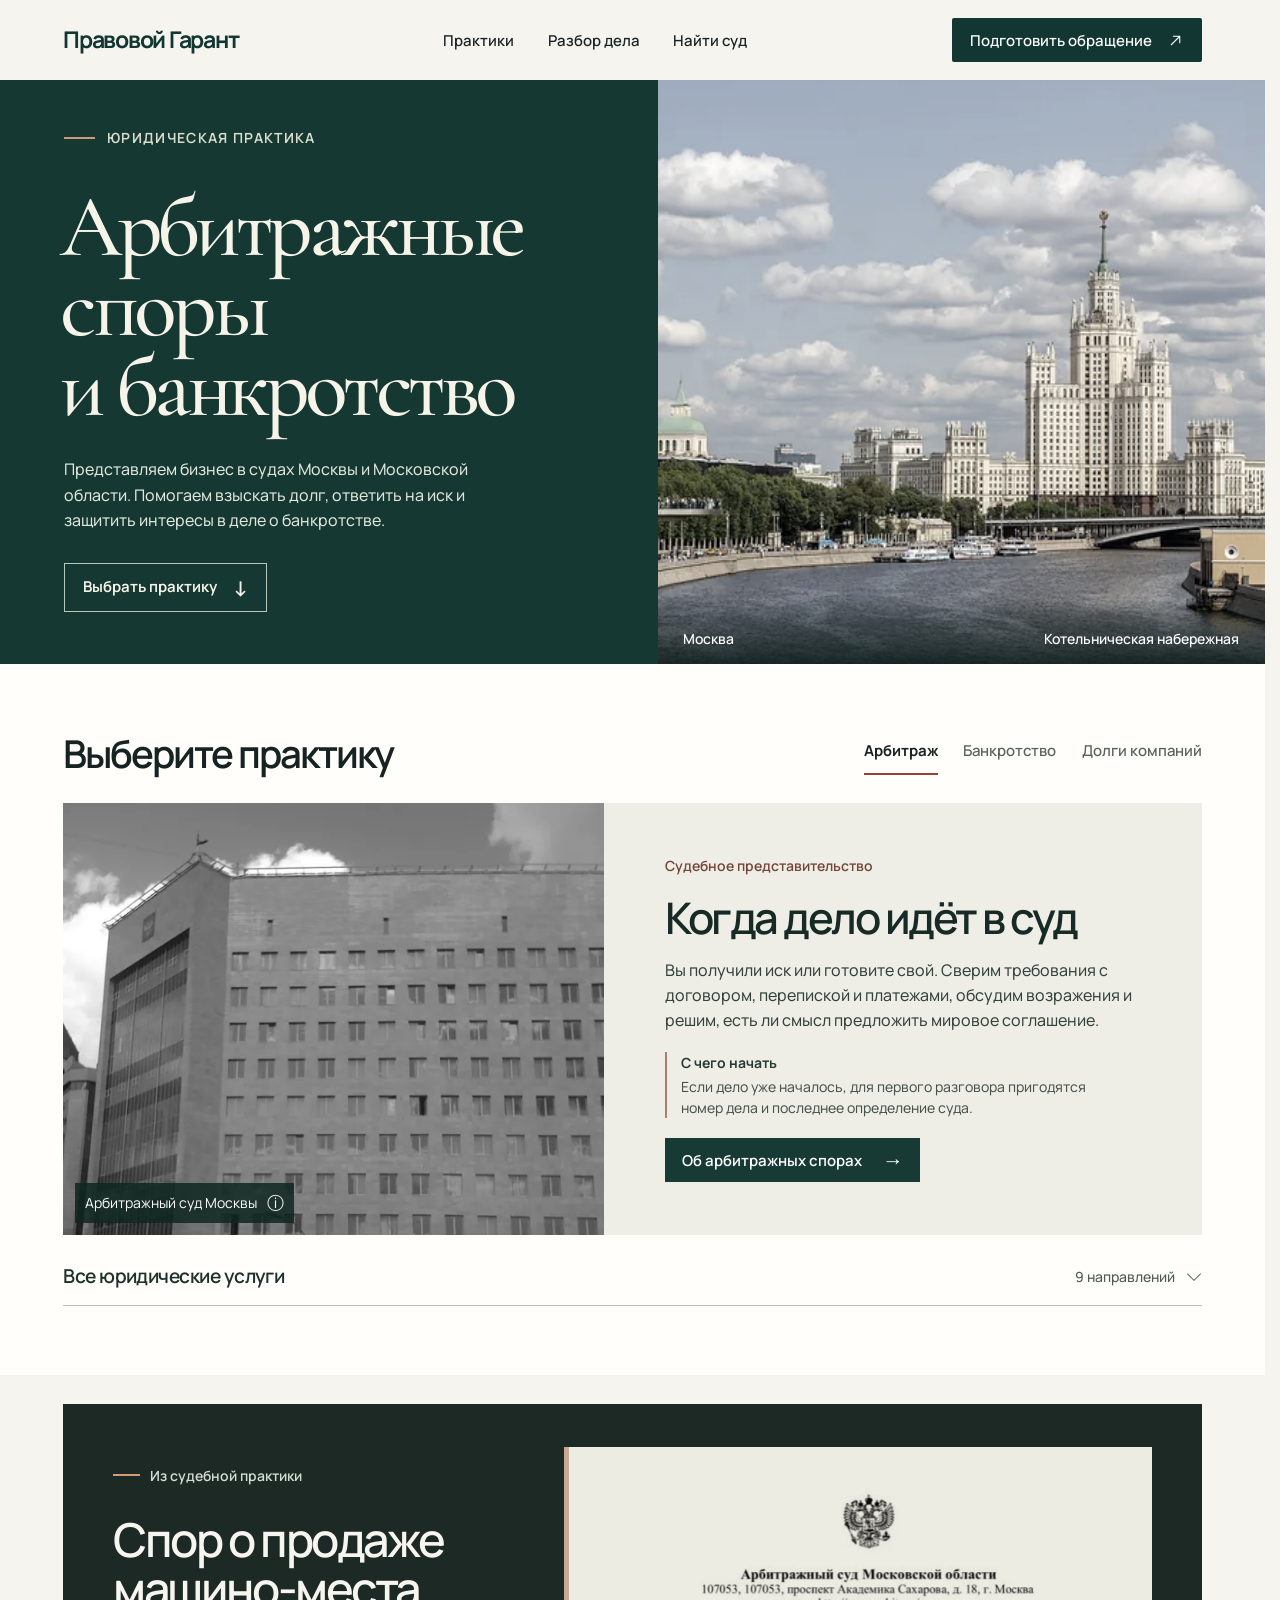
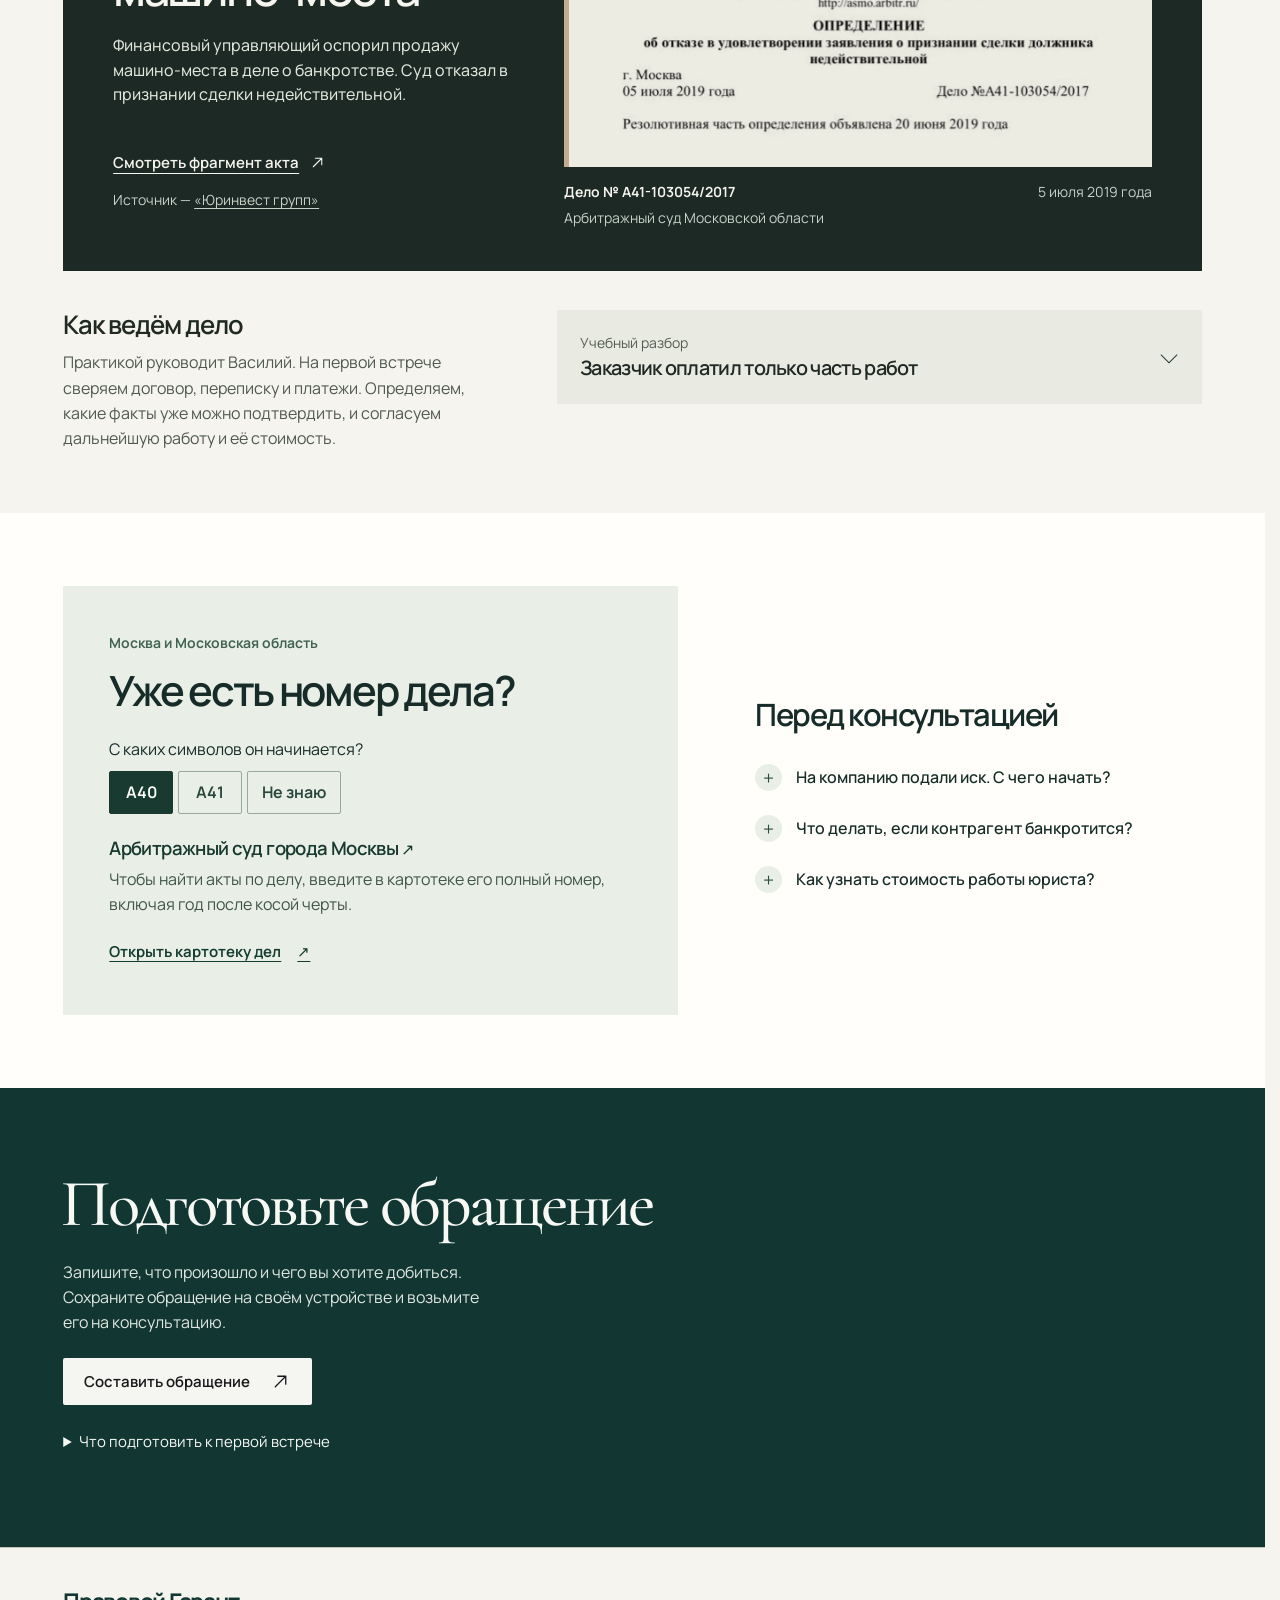
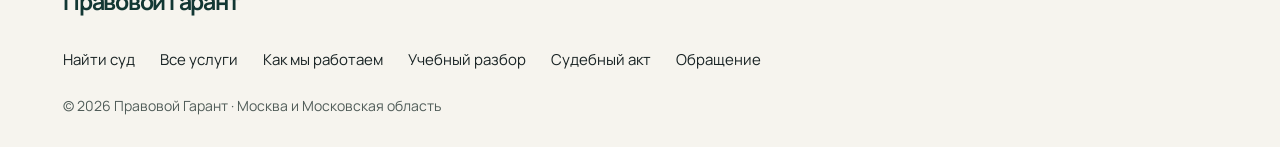
<file: index.html>
<!doctype html>
<html lang="ru">
<!-- Moscow photograph: Goshan1433, June 2025, CC0 1.0.
https://commons.wikimedia.org/wiki/File:Kotelnicheskaya_Embankment_Building,_Moscow,_June_2025.jpg
Solar icons: 480 Design, CC BY 4.0, https://github.com/480-Design/Solar-Icon-Set -->
<head>
  <meta charset="utf-8">
  <meta name="robots" content="noindex, follow"><meta name="viewport" content="width=device-width, initial-scale=1, viewport-fit=cover">
  <title>Арбитражный юрист и банкротство юридических лиц в Москве и области | Правовой Гарант</title>
  <meta name="description" content="Правовой Гарант ведёт арбитражные споры, дела о банкротстве юрлиц и взыскании долгов в Москве и Московской области. Выберите практику и узнайте, какие документы подготовить.">
  <meta name="theme-color" content="#f6f4ee">
  <link rel="canonical" href="https://pravovoy-garant-studio.derectim.chatgpt.site/">
  <meta property="og:type" content="website"><meta property="og:locale" content="ru_RU">
  <meta property="og:site_name" content="Правовой Гарант"><meta property="og:title" content="Арбитражный юрист и банкротство юридических лиц в Москве и области | Правовой Гарант">
  <meta property="og:description" content="Правовой Гарант ведёт арбитражные споры, дела о банкротстве юрлиц и взыскании долгов в Москве и Московской области. Выберите практику и узнайте, какие документы подготовить."><meta property="og:url" content="https://pravovoy-garant-studio.derectim.chatgpt.site/">
  <meta property="og:image" content="https://pravovoy-garant-studio.derectim.chatgpt.site/media/moskva-reka.webp"><meta property="og:image:alt" content="Москва-река и высотка на Котельнической набережной">
  <link rel="icon" href="data:,"><link rel="stylesheet" href="./fonts/fonts.css"><link rel="stylesheet" href="./style.css"><link rel="stylesheet" href="./example.css"><link rel="stylesheet" href="./editorial.css"><link rel="stylesheet" href="./practice-studio.css"><link rel="stylesheet" href="./case-feature.css"><link rel="stylesheet" href="./region-tool.css">
  <script type="application/ld+json">{"@context": "https://schema.org", "@graph": [{"@type": "Organization", "@id": "https://pravovoy-garant-studio.derectim.chatgpt.site/#firm", "name": "Правовой Гарант", "url": "https://pravovoy-garant-studio.derectim.chatgpt.site/", "description": "Юридическая практика в Москве и Московской области. Арбитраж, банкротство и взыскание долгов.", "areaServed": [{"@type": "City", "name": "Москва"}, {"@type": "AdministrativeArea", "name": "Московская область"}]}, {"@type": "WebSite", "@id": "https://pravovoy-garant-studio.derectim.chatgpt.site/#website", "name": "Правовой Гарант", "url": "https://pravovoy-garant-studio.derectim.chatgpt.site/", "publisher": {"@id": "https://pravovoy-garant-studio.derectim.chatgpt.site/#firm"}, "inLanguage": "ru-RU"}]}</script>
  <script defer src="./vendor/gsap.min.js"></script><script defer src="./vendor/ScrollTrigger.min.js"></script><script defer src="./site.js"></script><script defer src="./motion.js"></script>
  <noscript><style>.closing [data-consult]{display:none}</style></noscript>
</head>
<body id="top"><a href="#main" class="skip">К содержанию</a>
<header class="firm-header"><div class="container header-inner">
  <a class="firm-brand" href="./" aria-label="Правовой Гарант, главная">Правовой Гарант</a>
  <nav class="header-nav" aria-label="Основная навигация"><a href="#practices">Практики</a><a href="#materials">Разбор дела</a><a href="#region">Найти суд</a></nav>
  <div class="header-actions"><a class="header-contact" href="#brief" data-consult="">Подготовить обращение <i class="icon arrow-ne" aria-hidden="true"></i></a><a class="menu-trigger" data-menu href="#directory">Меню <span aria-hidden="true"></span></a></div>
</div></header>
<main id="main">
<section class="edition-cover" id="navigator" aria-labelledby="hero-title">
  <div class="cover-type">
    <p class="cover-eyebrow">Юридическая практика</p>
    <h1 id="hero-title">Арбитражные споры и&nbsp;банкротство</h1>
    <p class="cover-deck">Представляем бизнес в судах Москвы и Московской области. Помогаем взыскать долг, ответить на иск и защитить интересы в деле о банкротстве.</p>
    <a class="cover-action" href="#practices">Выбрать практику <span aria-hidden="true">↓</span></a>
  </div>
  <figure class="cover-city"><div class="city-window"><img src="./media/moskva-reka.webp" srcset="./media/moskva-reka-small.webp 660w, ./media/moskva-reka.webp 1280w" sizes="(max-width: 760px) 100vw, 48vw" alt="Москва-река и высотка на Котельнической набережной" width="1280" height="853" fetchpriority="high"></div>
  <figcaption><span>Москва</span><span>Котельническая набережная</span></figcaption></figure>
</section>
<section class="practice-studio" id="practices" aria-labelledby="practice-title">
  <div class="container">
    <h2 id="practice-title">Выберите практику</h2>
    <fieldset class="practice-switch">
      <legend class="visually-hidden">Направление юридической помощи</legend>
      <div class="practice-tabs">
        <label><input type="radio" name="practice" value="arbitration" checked aria-controls="story-arbitration"><span>Арбитраж</span></label>
        <label><input type="radio" name="practice" value="insolvency" aria-controls="story-insolvency"><span>Банкротство</span></label>
        <label><input type="radio" name="practice" value="debts" aria-controls="story-debts"><span>Долги компаний</span></label>
      </div>
      <article class="practice-story" id="story-arbitration" aria-labelledby="title-arbitration">
        <div class="story-photo"><img src="./media/court-exterior.webp" srcset="./media/court-exterior-small.webp 600w, ./media/court-exterior.webp 1180w" sizes="(max-width:700px) 94vw, 44vw" alt="Правый фасад Арбитражного суда города Москвы на Большой Тульской" width="1180" height="1140" loading="lazy">
          <details class="photo-credit"><summary>Арбитражный суд Москвы <span aria-hidden="true">ⓘ</span></summary><p>Фото <a href="https://commons.wikimedia.org/wiki/File:Здание_АГСМ_правый_фасад.jpg">Ivanov ivan2011</a>, 2009. Кадрирование и чёрно-белая обработка. <a href="https://creativecommons.org/licenses/by-sa/3.0/">CC BY-SA 3.0</a></p></details></div>
        <div class="story-copy"><p class="story-kicker">Судебное представительство</p>
          <h3 id="title-arbitration">Когда дело идёт в суд</h3><p class="story-intro">Вы получили иск или готовите свой. Сверим требования с договором, перепиской и платежами, обсудим возражения и решим, есть ли смысл предложить мировое соглашение.</p>
          <p class="story-prepare"><strong>С чего начать</strong>Если дело уже началось, для первого разговора пригодятся номер дела и последнее определение суда.</p>
          <a class="story-link" href="./uslugi/arbitrazhnyy-yurist/">Об арбитражных спорах<span aria-hidden="true">→</span></a>
        </div>
      </article>
      <article class="practice-story" id="story-insolvency" aria-labelledby="title-insolvency">
        <div class="story-photo"><img src="./media/practice-documents.webp" alt="Собранные в папки материалы дела" width="900" height="675" loading="lazy"></div>
        <div class="story-copy"><p class="story-kicker">Несостоятельность компании</p>
          <h3 id="title-insolvency">Если компания не может платить</h3><p class="story-intro">Кредитору важно заявить требование, руководителю — разобраться в собственных рисках. Начнём с вашей роли в деле, затем проверим стадию процедуры и последние публикации.</p>
          <p class="story-prepare"><strong>С чего начать</strong>Подготовьте ИНН должника, документы по обязательству и номер дела, если он уже есть.</p>
          <a class="story-link" href="./uslugi/bankrotstvo-yuridicheskih-lic/">О банкротстве юрлиц<span aria-hidden="true">→</span></a>
        </div>
      </article>
      <article class="practice-story" id="story-debts" aria-labelledby="title-debts">
        <div class="story-photo"><img src="./media/atlas-business.webp" alt="Рука с ручкой над листом договора" width="900" height="675" loading="lazy"></div>
        <div class="story-copy"><p class="story-kicker">Договорные споры</p>
          <h3 id="title-debts">Когда контрагент задержал оплату</h3><p class="story-intro">Проверим, какие поставки или работы приняты и сколько денег уже поступило. Сопоставим остаток долга со сроками оплаты, а затем подготовим позицию для переговоров или суда.</p>
          <p class="story-prepare"><strong>С чего начать</strong>Для сверки понадобятся договор, акты или накладные и выписка о платежах.</p>
          <a class="story-link" href="./uslugi/vzyskanie-dolga-s-yuridicheskogo-lica/">О взыскании долга<span aria-hidden="true">→</span></a>
        </div>
      </article>
    </fieldset>
    <details class="practice-directory" id="service-directory">
      <summary><span>Все юридические услуги</span><span class="directory-summary-tail"><span>9 направлений</span><i aria-hidden="true"></i></span></summary>
      <nav aria-label="Каталог юридических услуг"><div><h3>Представительство и долги</h3><ul><li><a id="practice-arbitration" href="./uslugi/arbitrazhnyy-yurist/">Арбитражные споры</a></li><li><a id="practice-insolvency" href="./uslugi/bankrotstvo-yuridicheskih-lic/">Банкротство юридических лиц</a></li><li><a id="practice-company-debts" href="./uslugi/vzyskanie-dolga-s-yuridicheskogo-lica/">Взыскание долгов с компаний</a></li><li><a id="practice-debts" href="./uslugi/vzyskanie-dolgov/">Взыскание частных долгов</a></li></ul></div>
<div><h3>Имущество и налоги</h3><ul><li><a id="practice-property" href="./uslugi/spory-o-nedvizhimosti/">Споры о недвижимости</a></li><li><a id="practice-construction" href="./uslugi/stroitelnye-spory/">Строительные споры</a></li><li><a id="practice-tax" href="./uslugi/nalogovye-spory/">Налоговые споры</a></li></ul></div>
<div><h3>Создание и закрытие бизнеса</h3><ul><li><a id="practice-registration" href="./uslugi/registraciya-biznesa/">Регистрация ИП, ООО и АО</a></li><li><a id="practice-liquidation" href="./uslugi/likvidaciya-kompanii/">Закрытие ИП и ликвидация компаний</a></li></ul></div>
</nav>
    </details>
  </div>
</section>
<section id="casework" class="case-feature" aria-labelledby="case-heading">
  <div class="container">
    <div class="case-plate" id="materials">
      <article class="case-story" id="about">
        <p class="case-label"><span aria-hidden="true"></span> Из судебной практики</p>
        <h2 id="case-heading">Спор о продаже машино-места</h2>
        <p class="case-synopsis">Финансовый управляющий оспорил продажу машино-места в деле о банкротстве. Суд отказал в признании сделки недействительной.</p>
        <div class="case-origin">
          <a class="case-action" href="https://urist-arbitr.ru/wp-content/uploads/2021/05/1621162804657.jpg" target="_blank" rel="noopener noreferrer">Смотреть фрагмент акта <i class="icon arrow-ne" aria-hidden="true"></i></a>
          <span>Источник — <a href="https://urist-arbitr.ru/kejsy/">«Юринвест групп»</a></span>
        </div>
      </article>
      <figure class="case-document">
        <div class="case-mount">
          <img src="./media/act-a41-excerpt.webp" width="615" height="304" loading="lazy" decoding="async" alt="Фрагмент определения Арбитражного суда Московской области об отказе в признании сделки должника недействительной.">
        </div>
        <figcaption>
          <span><b>Дело № А41-103054/2017</b><time datetime="2019-07-05">5 июля 2019 года</time></span>
          <span>Арбитражный суд Московской области</span>
        </figcaption>
      </figure>
    </div>
    <div class="case-workshop" id="approach">
      <div class="workshop-intro">
        <h3>Как ведём дело</h3>
        <p>Практикой руководит Василий. На первой встрече сверяем договор, переписку и платежи. Определяем, какие факты уже можно подтвердить, и согласуем дальнейшую работу и её стоимость.</p>
      </div>
      <details class="method-material workshop-example" id="analysis">
        <summary>
          <span class="workshop-label">Учебный разбор</span>
          <span class="workshop-name">Заказчик оплатил только часть работ</span>
          <span class="workshop-toggle" aria-hidden="true"></span>
        </summary>
        <div class="workshop-body">
          <p>Подрядчик смонтировал освещение на двух этажах. Заказчик принял один этап и перечислил часть суммы. Проследите по датам, что подтверждают акты и платёж.</p>
    <fieldset class="example-replay">
      <legend>Хронология спора</legend>
      <div class="example-track">
        <input class="example-choice" type="radio" name="example-date" id="example-handover" aria-controls="example-handover-record" checked>
        <label for="example-handover"><span class="example-date">14 мая</span><span class="example-event">Сдача работ</span></label>
        <input class="example-choice" type="radio" name="example-date" id="example-acceptance" aria-controls="example-acceptance-record">
        <label for="example-acceptance"><span class="example-date">18 мая</span><span class="example-event">Приёмка</span></label>
        <input class="example-choice" type="radio" name="example-date" id="example-payment" aria-controls="example-payment-record">
        <label for="example-payment"><span class="example-date">31 мая</span><span class="example-event">Оплата</span></label>
        <div class="example-records">
          <article class="example-record" id="example-handover-record" aria-labelledby="example-handover-title">
            <h3 id="example-handover-title">Два акта по одному договору</h3>
            <p>Подрядчик передал по акту на каждый этаж, а счёт выставил за весь объект.</p>
            <dl><dt>Что проверяем</dt><dd>Указаны ли в смете отдельные цены по этажам? Связан ли срок оплаты со сдачей этапа или всего объекта?</dd>
              <dt>Следующий шаг</dt><dd>Сопоставить работы в каждом акте с позициями сметы и установить, когда заказчик получил документы.</dd></dl>
          </article>
          <article class="example-record" id="example-acceptance-record" aria-labelledby="example-acceptance-title">
            <h3 id="example-acceptance-title">Принят только первый этаж</h3>
            <p>Заказчик подписал первый акт. По второму сообщил, что несколько светильников не работают.</p>
            <dl><dt>Что проверяем</dt><dd>Сверяем подписанный акт с переданным. В переписке ищем, какие светильники вызвали замечания и как ответил подрядчик.</dd>
              <dt>Следующий шаг</dt><dd>Зафиксировать принятый объём по первому этажу. По спорным позициям предложить совместный осмотр и составить перечень замечаний.</dd></dl>
          </article>
          <article class="example-record" id="example-payment-record" aria-labelledby="example-payment-title">
            <h3 id="example-payment-title">Поступил один платёж</h3>
            <p>Заказчик перечислил часть суммы. В назначении платежа указан номер договора без привязки к этажу или акту.</p>
            <dl><dt>Что проверяем</dt><dd>Сверяем платёж с выставленными счетами. Выясняем, согласовали ли стороны в переписке, какие работы оплачены.</dd>
              <dt>Следующий шаг</dt><dd>Если первый этап оплачивается отдельно и срок прошёл, рассчитать остаток с учётом перевода. По второму этажу проверить, устранены ли замечания и оформлена ли повторная сдача.</dd></dl>
          </article>
        </div>
      </div>
    </fieldset>

        </div>
      </details>
    </div>
  </div>
</section>

<section class="case-help" id="region" aria-labelledby="region-title">
  <div class="container case-help-spread">
    <div class="case-finder">
      <p class="case-finder-area">Москва и Московская область</p>
      <h2 id="region-title">Уже есть номер дела?</h2>
      <fieldset class="case-picker">
        <legend>С каких символов он начинается?</legend>
        <input type="radio" id="court-code-40" name="court-code" aria-controls="court-hint-40" checked>
        <label for="court-code-40">А40</label>
        <input type="radio" id="court-code-41" name="court-code" aria-controls="court-hint-41">
        <label for="court-code-41">А41</label>
        <input type="radio" id="court-code-unknown" name="court-code" aria-controls="court-hint-unknown">
        <label for="court-code-unknown">Не знаю</label>
        <div class="court-hints">
          <div class="court-hint" id="court-hint-40">
            <h3><a href="https://msk.arbitr.ru/">Арбитражный суд города Москвы <span aria-hidden="true">↗</span></a></h3>
            <p>Чтобы найти акты по делу, введите в картотеке его полный номер, включая год после косой черты.</p>
          </div>
          <div class="court-hint" id="court-hint-41">
            <h3><a href="https://asmo.arbitr.ru/">Арбитражный суд Московской области <span aria-hidden="true">↗</span></a></h3>
            <p>В картотеке введите весь номер с префиксом А41 и годом. В карточке дела откройте последнее определение суда.</p>
          </div>
          <div class="court-hint" id="court-hint-unknown">
            <h3>Поиск по участнику дела</h3>
            <p>В картотеке найдите поле «Участник дела». Введите ИНН или название компании и сверьте стороны в найденных делах.</p>
          </div>
        </div>
      </fieldset>
      <a class="case-finder-link" href="https://kad.arbitr.ru/">Открыть картотеку дел <span aria-hidden="true">↗</span></a>
    </div>
    <div class="first-meeting" id="questions">
      <h3>Перед консультацией</h3>
      <details name="consultation-question"><summary>На компанию подали иск. С чего начать?</summary>
        <div><p>Найдите иск с приложениями и определение о его принятии. Выпишите, что требует истец и к какому сроку суд просит представить документы. Добавьте договор, переписку и сведения об оплате.</p><a href="./uslugi/arbitrazhnyy-yurist/">Что подготовить для арбитража <span aria-hidden="true">→</span></a></div>
      </details>
      <details name="consultation-question"><summary>Что делать, если контрагент банкротится?</summary>
        <div><p>Для начала понадобятся ИНН контрагента, номер дела и публикация о процедуре. К ним приложите документы о долге. По этим материалам можно проверить стадию дела и порядок предъявления требований.</p><a href="./uslugi/bankrotstvo-yuridicheskih-lic/">Если вы кредитор <span aria-hidden="true">→</span></a></div>
      </details>
      <details name="consultation-question"><summary>Как узнать стоимость работы юриста?</summary>
        <div><p>Для оценки нужны документы, ближайшие сроки и ваша задача. Подготовка одного отзыва, переговоры с контрагентом и ведение дела во всех заседаниях требуют разного объёма работы. Его и стоимость согласуем до начала представительства.</p></div>
      </details>
    </div>
  </div>
</section>

<section class="closing" id="brief" aria-labelledby="brief-title">
      <div class="container"><h2 id="brief-title">Подготовьте обращение</h2>
        <p>Запишите, что произошло и чего вы хотите добиться. Сохраните обращение на своём устройстве и возьмите его на консультацию.</p>
        <a class="light-btn" href="./brief.txt" download data-consult="">Составить обращение <i class="icon arrow-ne" aria-hidden="true"></i></a><noscript><a class="light-btn" href="./brief.txt" download>Скачать бланк обращения</a></noscript>

        <details class="prep"><summary>Что подготовить к первой встрече</summary><ul><li>Хронологию событий и список участников.</li><li>Договор, переписку, акты и подтверждения платежей.</li><li>Желаемый результат и сроки, от которых он зависит.</li></ul></details>
      </div>
    </section>
  </main>
  <footer id="directory"><div class="container"><a class="firm-brand footer-brand" href="#top">Правовой Гарант</a><nav class="footer-links" aria-label="Разделы сайта"><a href="#region">Найти суд</a><a href="#service-directory">Все услуги</a><a href="#approach">Как мы работаем</a><a href="#analysis">Учебный разбор</a><a href="#about">Судебный акт</a><a href="#brief">Обращение</a></nav><p>© 2026 Правовой Гарант · Москва и Московская область</p></div></footer>
  <nav class="dock" aria-label="Быстрая навигация"><a href="#practices"><i class="icon scale"></i>Практики</a><a href="#approach"><i class="icon doc"></i>О работе</a><a href="#brief" data-consult=""><i class="icon arrow-ne"></i>Обращение</a></nav>
  <dialog class="site-menu" id="site-menu" aria-labelledby="menu-title" data-lenis-prevent><div class="menu-panel">
    <div class="menu-head"><span id="menu-title">Разделы сайта</span><button type="button" data-dismiss-menu aria-label="Закрыть меню">Закрыть <span aria-hidden="true">×</span></button></div>
    <nav aria-label="Основные разделы"><a href="#region">Найти суд</a><a href="#practices">Практики</a><a href="#analysis">Учебный разбор</a><a href="#about">Судебная практика</a><a href="#approach">Как ведём дело</a><a href="#brief">Обращение</a></nav>
    <details class="menu-catalog"><summary>Перейти к конкретной услуге</summary><div id="menu-categories"><a href="./uslugi/arbitrazhnyy-yurist/">Арбитражные споры</a><a href="./uslugi/bankrotstvo-yuridicheskih-lic/">Банкротство юрлиц</a><a href="./uslugi/vzyskanie-dolga-s-yuridicheskogo-lica/">Взыскание с компаний</a><a href="./uslugi/vzyskanie-dolgov/">Взыскание частных долгов</a><a href="./uslugi/spory-o-nedvizhimosti/">Споры о недвижимости</a><a href="./uslugi/stroitelnye-spory/">Строительные споры</a><a href="./uslugi/nalogovye-spory/">Налоговые споры</a><a href="./uslugi/registraciya-biznesa/">Регистрация ИП, ООО и АО</a><a href="./uslugi/likvidaciya-kompanii/">Закрытие ИП и ликвидация компаний</a></div></details>
  </div></dialog>
  <dialog class="brief-dialog" id="consult-dialog" aria-labelledby="dialog-title" data-lenis-prevent>
    <div class="form-sheet">
      <button type="button" class="dismiss" aria-label="Закрыть форму"><span></span><span></span></button>
      <p class="eyebrow"><span class="dash"></span> Обращение к юристу</p>
      <h2 id="dialog-title">Опишите задачу</h2>
      <p class="form-note">Подготовьте текст для консультации и сохраните его на своём устройстве.</p>
      <form id="consult-form">
        <label for="client-name">Как к вам обращаться <span>· по желанию</span></label>
        <input id="client-name" name="client" autocomplete="given-name" maxlength="100" placeholder="Ваше имя">
        <label for="service">Направление</label>
        <select id="service" name="service"><option value="">Помогите определить</option><option value="Арбитражные споры" data-slug="arbitrazhnyy-yurist">Арбитражные споры</option><option value="Банкротство юрлиц" data-slug="bankrotstvo-yuridicheskih-lic">Банкротство юрлиц</option><option value="Взыскание с компаний" data-slug="vzyskanie-dolga-s-yuridicheskogo-lica">Взыскание с компаний</option><option value="Взыскание частных долгов" data-slug="vzyskanie-dolgov">Взыскание частных долгов</option><option value="Споры о недвижимости" data-slug="spory-o-nedvizhimosti">Споры о недвижимости</option><option value="Строительные споры" data-slug="stroitelnye-spory">Строительные споры</option><option value="Налоговые споры" data-slug="nalogovye-spory">Налоговые споры</option><option value="Регистрация ИП, ООО и АО" data-slug="registraciya-biznesa">Регистрация ИП, ООО и АО</option><option value="Закрытие ИП и ликвидация компаний" data-slug="likvidaciya-kompanii">Закрытие ИП и ликвидация компаний</option><optgroup label="Судебное представительство"><option>Подготовка иска или отзыва</option><option>Представительство в арбитражном суде</option></optgroup><optgroup label="Регистрация бизнеса"><option>Регистрация ИП</option><option>Регистрация ООО</option><option>Регистрация АО</option></optgroup><optgroup label="Прекращение деятельности"><option>Закрытие ИП</option><option>Ликвидация ООО</option><option>Ликвидация АО</option></optgroup></select>
        <label for="situation">Суть вопроса</label>
        <textarea id="situation" name="situation" required maxlength="6000" rows="4" placeholder="Что произошло и какого результата вы хотите добиться?"></textarea>
        <button type="submit" class="primary save-btn">Сохранить обращение <i class="icon download"></i></button>
        <p id="form-status" role="status" aria-live="polite"></p>
      </form>
    </div>
  </dialog>
</body>
</html>
</file>
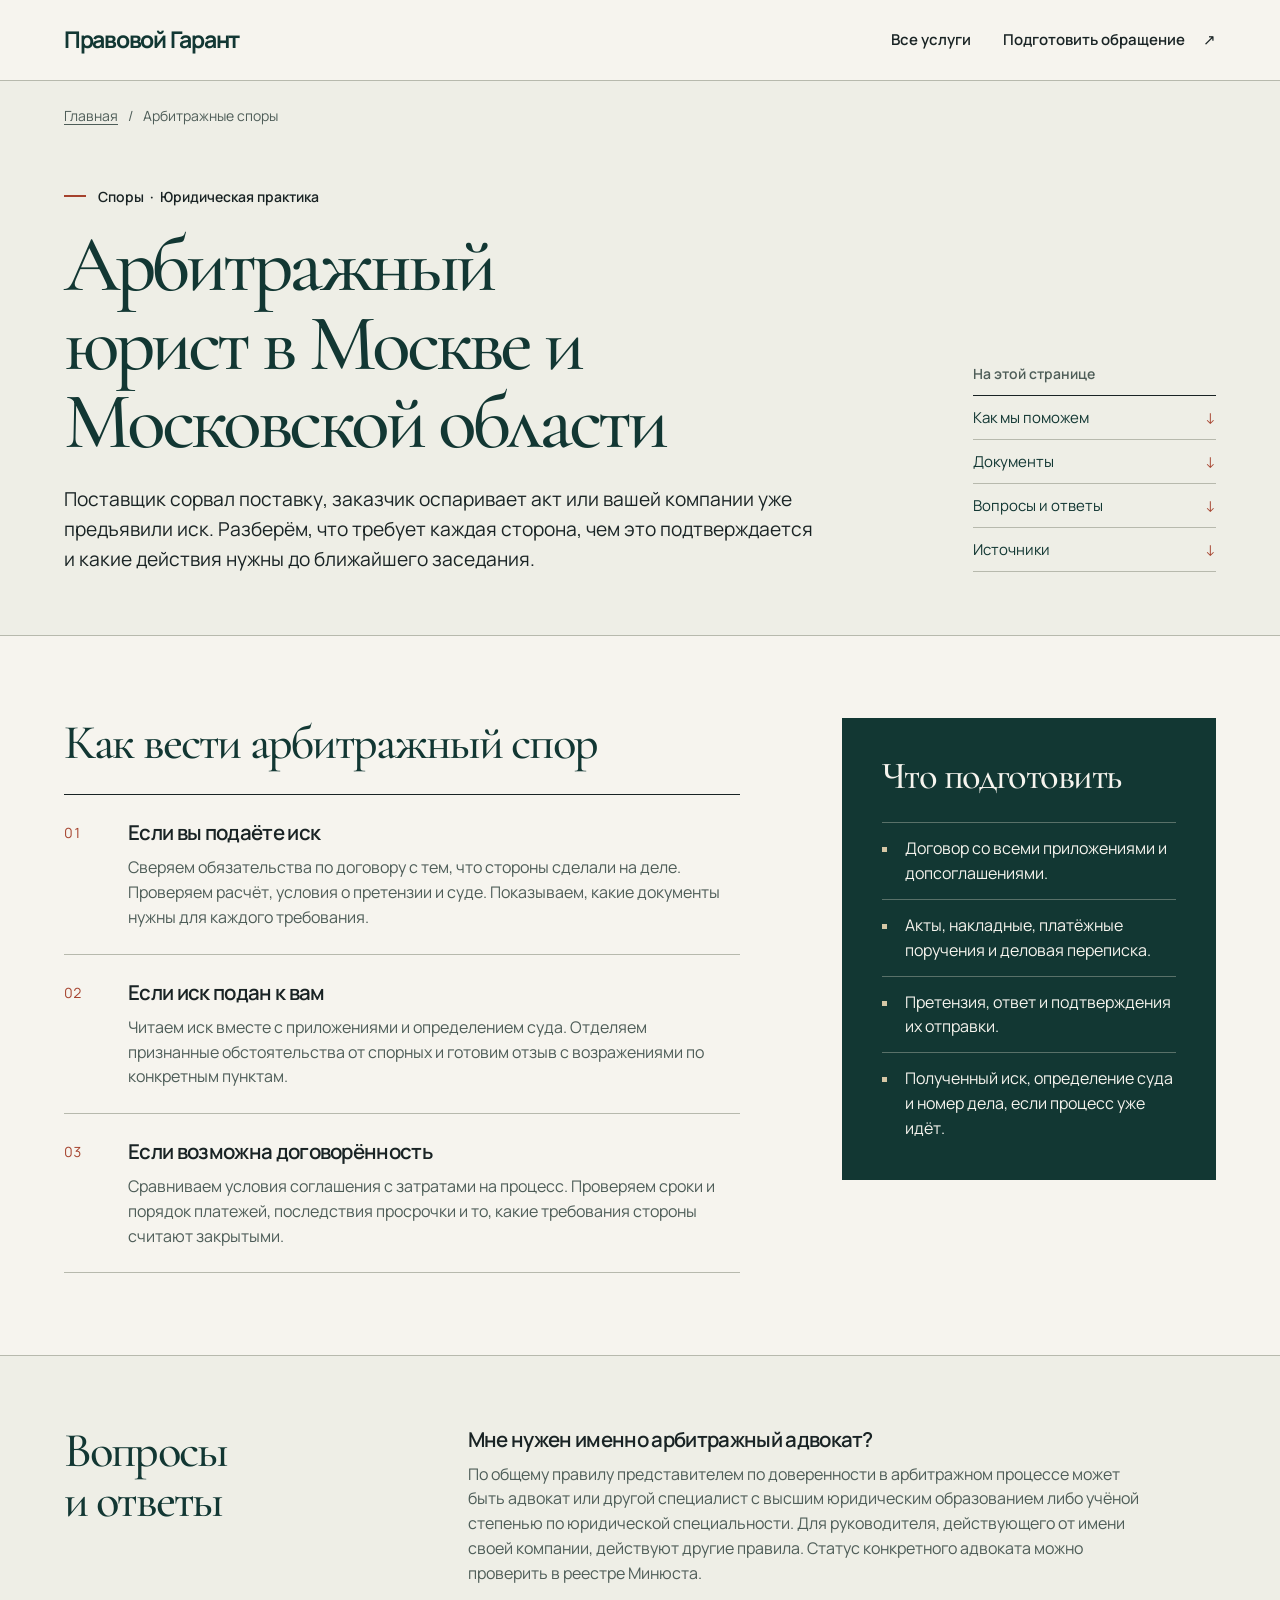
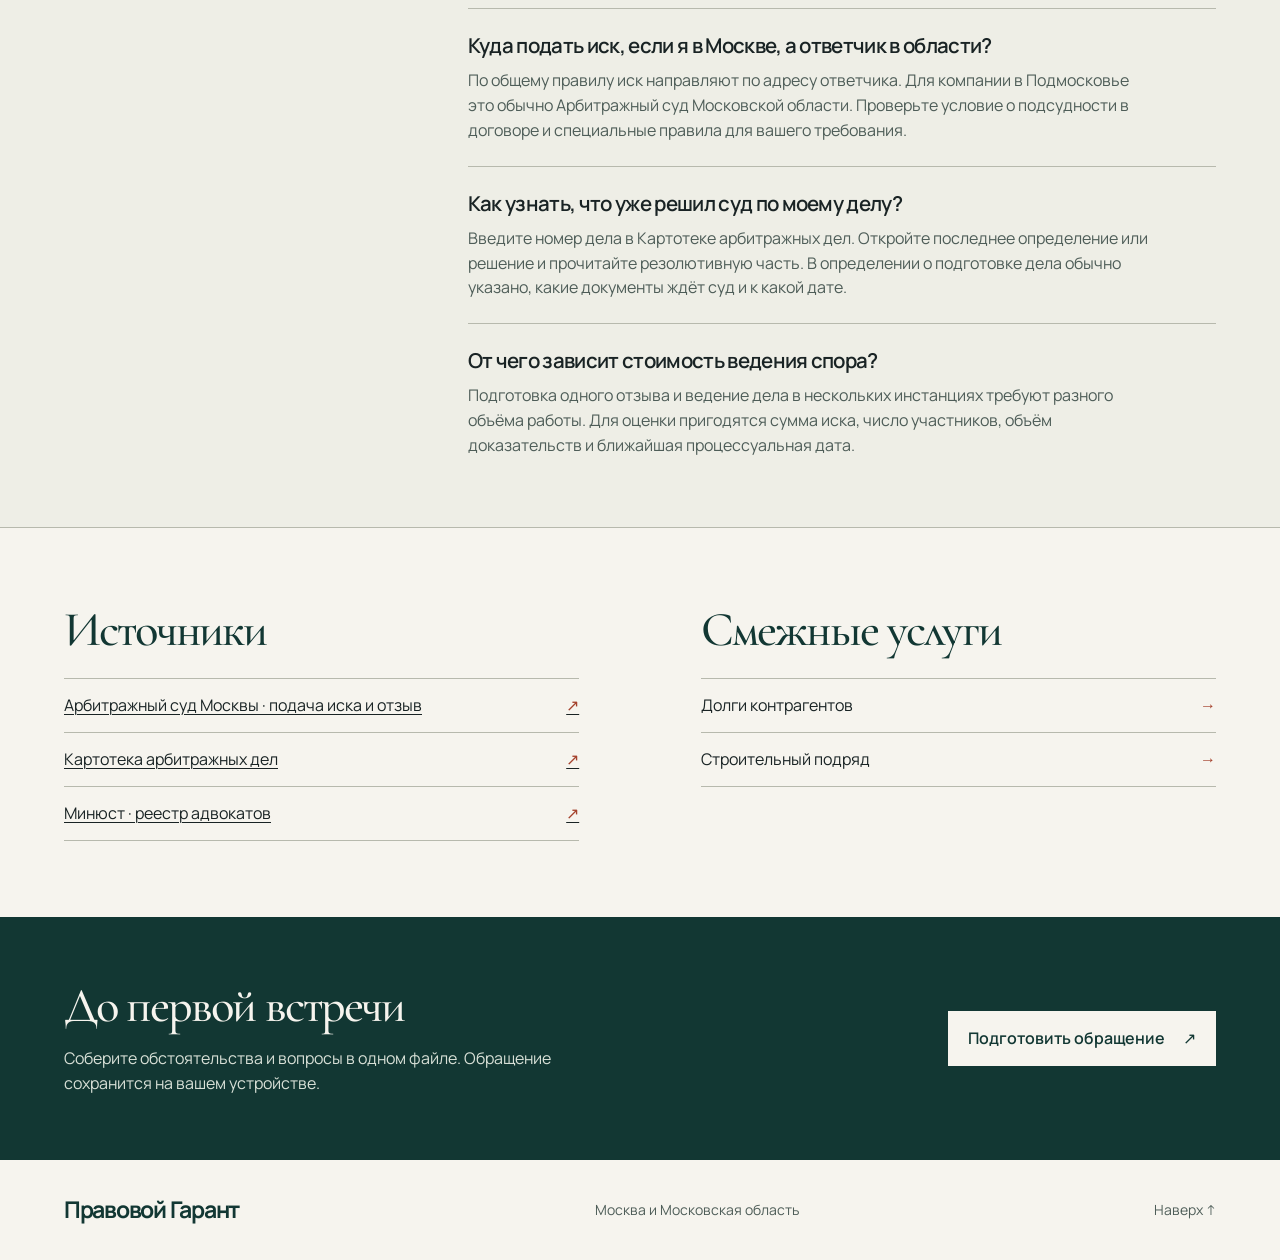
<file: uslugi/arbitrazhnyy-yurist/index.html>
<!doctype html>
<html lang="ru">
<head>
  <meta charset="utf-8">
  <meta name="robots" content="noindex, follow">
  <meta name="viewport" content="width=device-width, initial-scale=1">
  <meta name="theme-color" content="#f6f4ee">
  <title>Арбитражный юрист в Москве и Московской области | Правовой Гарант</title>
  <meta name="description" content="Подготовка иска или отзыва, переговоры и представительство в арбитражном суде Москвы и Московской области. Какие документы собрать и как определить суд.">
  <link rel="canonical" href="https://pravovoy-garant-studio.derectim.chatgpt.site/uslugi/arbitrazhnyy-yurist/">
  <meta property="og:type" content="website">
  <meta property="og:locale" content="ru_RU">
  <meta property="og:site_name" content="Правовой Гарант">
  <meta property="og:title" content="Арбитражный юрист в Москве и Московской области | Правовой Гарант">
  <meta property="og:description" content="Подготовка иска или отзыва, переговоры и представительство в арбитражном суде Москвы и Московской области. Какие документы собрать и как определить суд.">
  <meta property="og:url" content="https://pravovoy-garant-studio.derectim.chatgpt.site/uslugi/arbitrazhnyy-yurist/">
  <link rel="icon" href="data:,">
  <link rel="stylesheet" href="../../fonts/fonts.css">
  <link rel="stylesheet" href="../../service-page.css">
  <script type="application/ld+json">{"@context":"https://schema.org","@graph":[{"@type":"BreadcrumbList","itemListElement":[{"@type":"ListItem","position":1,"name":"Главная","item":"https://pravovoy-garant-studio.derectim.chatgpt.site/"},{"@type":"ListItem","position":2,"name":"Арбитражный юрист в Москве и Московской области","item":"https://pravovoy-garant-studio.derectim.chatgpt.site/uslugi/arbitrazhnyy-yurist/"}]},{"@type":"Service","@id":"https://pravovoy-garant-studio.derectim.chatgpt.site/uslugi/arbitrazhnyy-yurist/#service","name":"Арбитражный юрист в Москве и Московской области","description":"Подготовка иска или отзыва, переговоры и представительство в арбитражном суде Москвы и Московской области. Какие документы собрать и как определить суд.","url":"https://pravovoy-garant-studio.derectim.chatgpt.site/uslugi/arbitrazhnyy-yurist/","serviceType":"Арбитражные споры","provider":{"@type":"Organization","@id":"https://pravovoy-garant-studio.derectim.chatgpt.site/#firm","name":"Правовой Гарант"},"areaServed":[{"@type":"City","name":"Москва"},{"@type":"AdministrativeArea","name":"Московская область"}]}]}</script>
</head>
<body id="top">
  <a href="#main" class="skip">Перейти к содержанию</a>
  <header class="mast">
    <div class="wrap">
      <a class="wordmark" href="../../">Правовой Гарант</a>
      <nav aria-label="Основные разделы"><a href="../../#practices">Все услуги</a><a class="header-cta" href="../../?service=arbitrazhnyy-yurist#brief">Подготовить обращение <span aria-hidden="true">↗</span></a></nav>
    </div>
  </header>
  <main id="main">
    <section class="cover" aria-labelledby="service-title">
      <div class="wrap">
        <nav class="crumbs" aria-label="Хлебные крошки"><a href="../../">Главная</a><span aria-hidden="true">/</span><span aria-current="page">Арбитражные споры</span></nav>
        <div class="cover-grid">
          <div class="cover-copy">
            <p class="kicker"><span class="stroke" aria-hidden="true"></span>Споры <span aria-hidden="true">·</span> Юридическая практика</p>
            <h1 id="service-title">Арбитражный юрист в Москве и Московской области</h1>
            <p class="intro">Поставщик сорвал поставку, заказчик оспаривает акт или вашей компании уже предъявили иск. Разберём, что требует каждая сторона, чем это подтверждается и какие действия нужны до ближайшего заседания.</p>
            <a class="mobile-brief" href="../../?service=arbitrazhnyy-yurist#brief">Подготовить обращение <span aria-hidden="true">↗</span></a>
          </div>
          <nav class="contents" aria-label="На этой странице"><p>На этой странице</p><div><a href="#work"><span>Как мы поможем</span><span class="jump-mark" aria-hidden="true">↓</span></a><a href="#documents"><span>Документы</span><span class="jump-mark" aria-hidden="true">↓</span></a><a href="#answers"><span>Вопросы и ответы</span><span class="jump-mark" aria-hidden="true">↓</span></a><a href="#sources"><span>Источники</span><span class="jump-mark" aria-hidden="true">↓</span></a></div></nav>
        </div>
      </div>
    </section>
    <div class="wrap prep-grid">
      <section id="work" aria-labelledby="work-title" class="work">
        <h2 id="work-title">Как вести арбитражный спор</h2>
        <ul class="steps"><li><h3>Если вы подаёте иск</h3><p>Сверяем обязательства по договору с тем, что стороны сделали на деле. Проверяем расчёт, условия о претензии и суде. Показываем, какие документы нужны для каждого требования.</p></li><li><h3>Если иск подан к вам</h3><p>Читаем иск вместе с приложениями и определением суда. Отделяем признанные обстоятельства от спорных и готовим отзыв с возражениями по конкретным пунктам.</p></li><li><h3>Если возможна договорённость</h3><p>Сравниваем условия соглашения с затратами на процесс. Проверяем сроки и порядок платежей, последствия просрочки и то, какие требования стороны считают закрытыми.</p></li></ul>
      </section>
      <aside id="documents" aria-labelledby="doc-title" class="documents">
        <h2 id="doc-title">Что подготовить</h2>
        <ul><li>Договор со всеми приложениями и допсоглашениями.</li><li>Акты, накладные, платёжные поручения и деловая переписка.</li><li>Претензия, ответ и подтверждения их отправки.</li><li>Полученный иск, определение суда и номер дела, если процесс уже идёт.</li></ul>
      </aside>
    </div>
    <section id="answers" class="questions" aria-labelledby="answers-title">
      <div class="wrap answer-grid">
        <h2 id="answers-title">Вопросы и ответы</h2>
        <dl><div class="answer"><dt>Мне нужен именно арбитражный адвокат?</dt><dd>По общему правилу представителем по доверенности в арбитражном процессе может быть адвокат или другой специалист с высшим юридическим образованием либо учёной степенью по юридической специальности. Для руководителя, действующего от имени своей компании, действуют другие правила. Статус конкретного адвоката можно проверить в реестре Минюста.</dd></div><div class="answer"><dt>Куда подать иск, если я в Москве, а ответчик в области?</dt><dd>По общему правилу иск направляют по адресу ответчика. Для компании в Подмосковье это обычно Арбитражный суд Московской области. Проверьте условие о подсудности в договоре и специальные правила для вашего требования.</dd></div><div class="answer"><dt>Как узнать, что уже решил суд по моему делу?</dt><dd>Введите номер дела в Картотеке арбитражных дел. Откройте последнее определение или решение и прочитайте резолютивную часть. В определении о подготовке дела обычно указано, какие документы ждёт суд и к какой дате.</dd></div><div class="answer"><dt>От чего зависит стоимость ведения спора?</dt><dd>Подготовка одного отзыва и ведение дела в нескольких инстанциях требуют разного объёма работы. Для оценки пригодятся сумма иска, число участников, объём доказательств и ближайшая процессуальная дата.</dd></div></dl>
      </div>
    </section>
    <div class="wrap notes-grid">
      <section id="sources" aria-labelledby="sources-title" class="sources">
        <h2 id="sources-title">Источники</h2><ul><li><a href="https://msk.arbitr.ru/process/petition">Арбитражный суд Москвы · подача иска и отзыв <span aria-hidden="true">↗</span></a></li><li><a href="https://kad.arbitr.ru/">Картотека арбитражных дел <span aria-hidden="true">↗</span></a></li><li><a href="https://minjust.gov.ru/ru/pages/advokaty-rossijskoj-federacii/">Минюст · реестр адвокатов <span aria-hidden="true">↗</span></a></li></ul>
      </section>
      <section aria-labelledby="related-title" class="related">
        <h2 id="related-title">Смежные услуги</h2><ul><li><a href="../vzyskanie-dolga-s-yuridicheskogo-lica/"><span>Долги контрагентов</span><span aria-hidden="true">→</span></a></li><li><a href="../stroitelnye-spory/"><span>Строительный подряд</span><span aria-hidden="true">→</span></a></li></ul>
      </section>
    </div>
    <section class="next" aria-labelledby="next-title">
      <div class="wrap next-grid">
        <div><h2 id="next-title">До первой встречи</h2><p>Соберите обстоятельства и вопросы в одном файле. Обращение сохранится на вашем устройстве.</p></div>
        <a class="button" href="../../?service=arbitrazhnyy-yurist#brief">Подготовить обращение <span aria-hidden="true">↗</span></a>
      </div>
    </section>
  </main>
  <footer class="foot"><div class="wrap"><a class="wordmark" href="../../">Правовой Гарант</a><p>Москва и Московская область</p><a class="top" href="#top">Наверх ↑</a></div></footer>
</body>
</html>
</file>
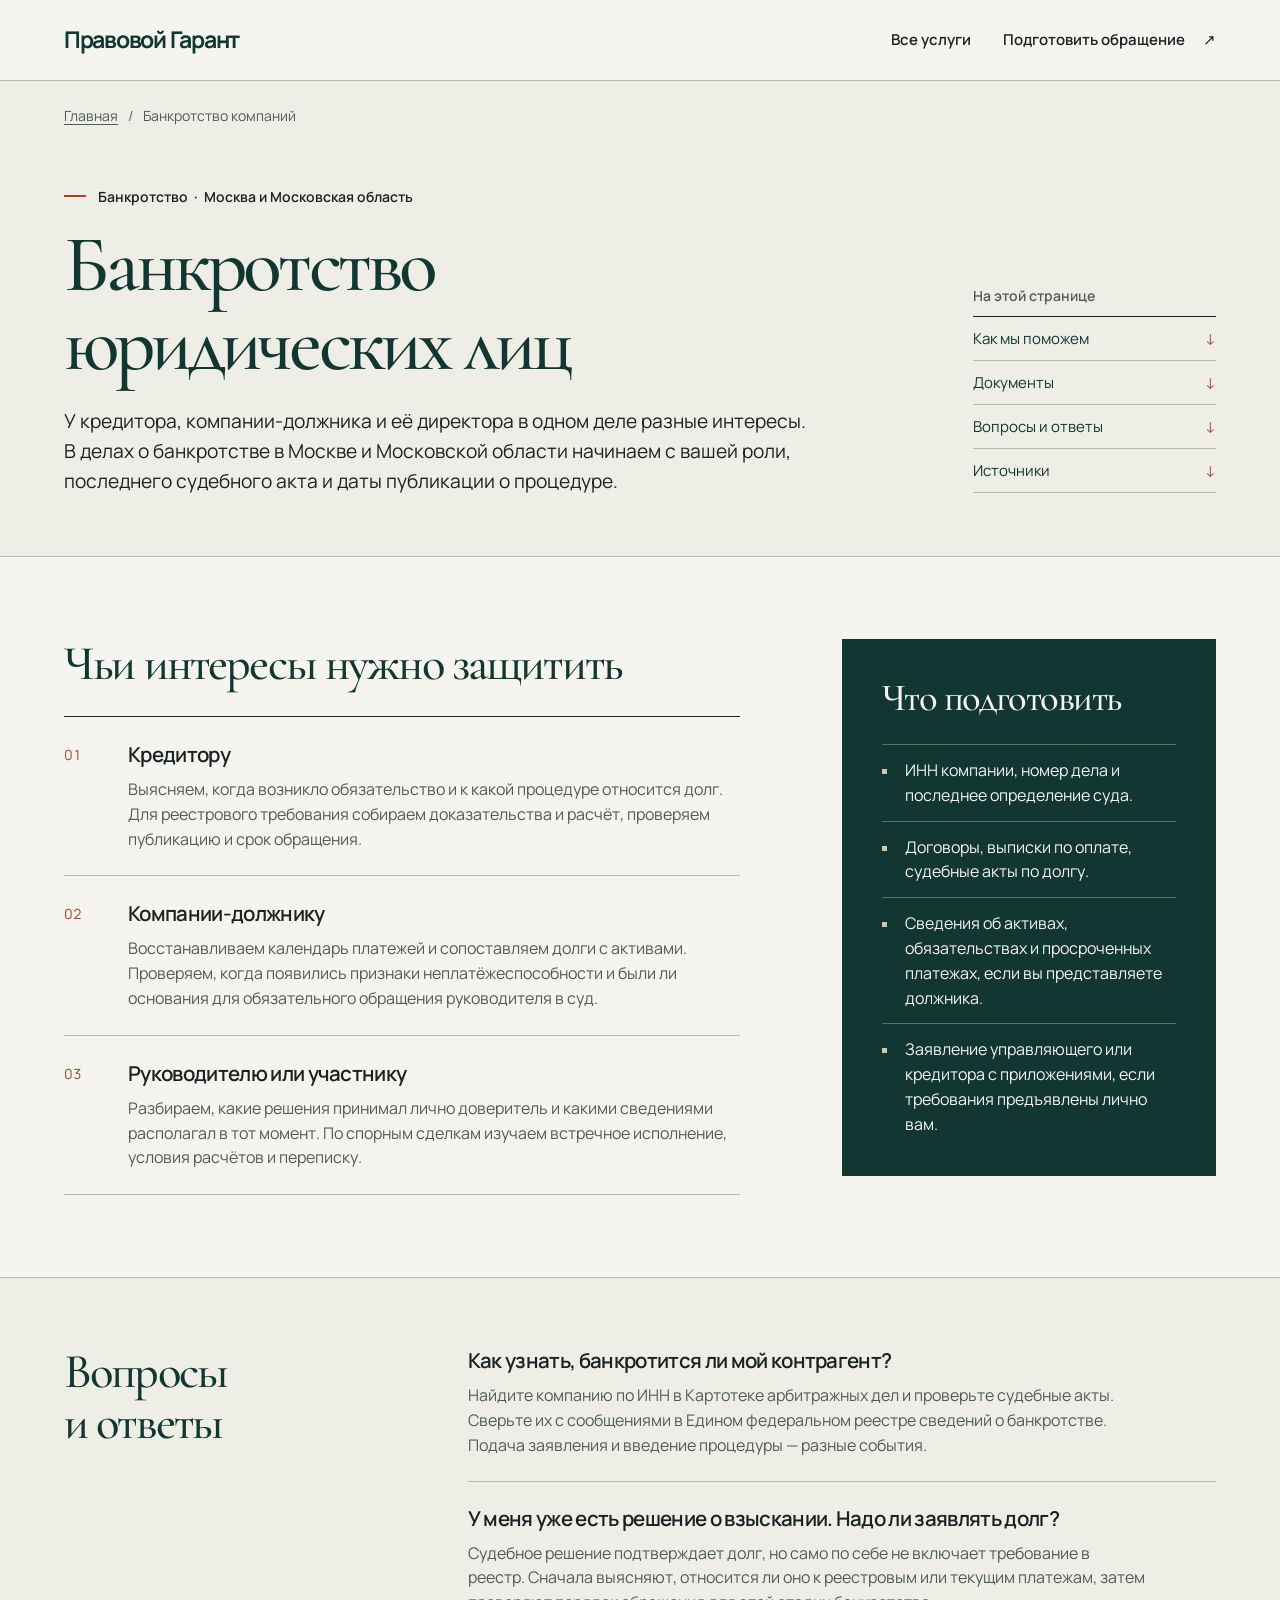
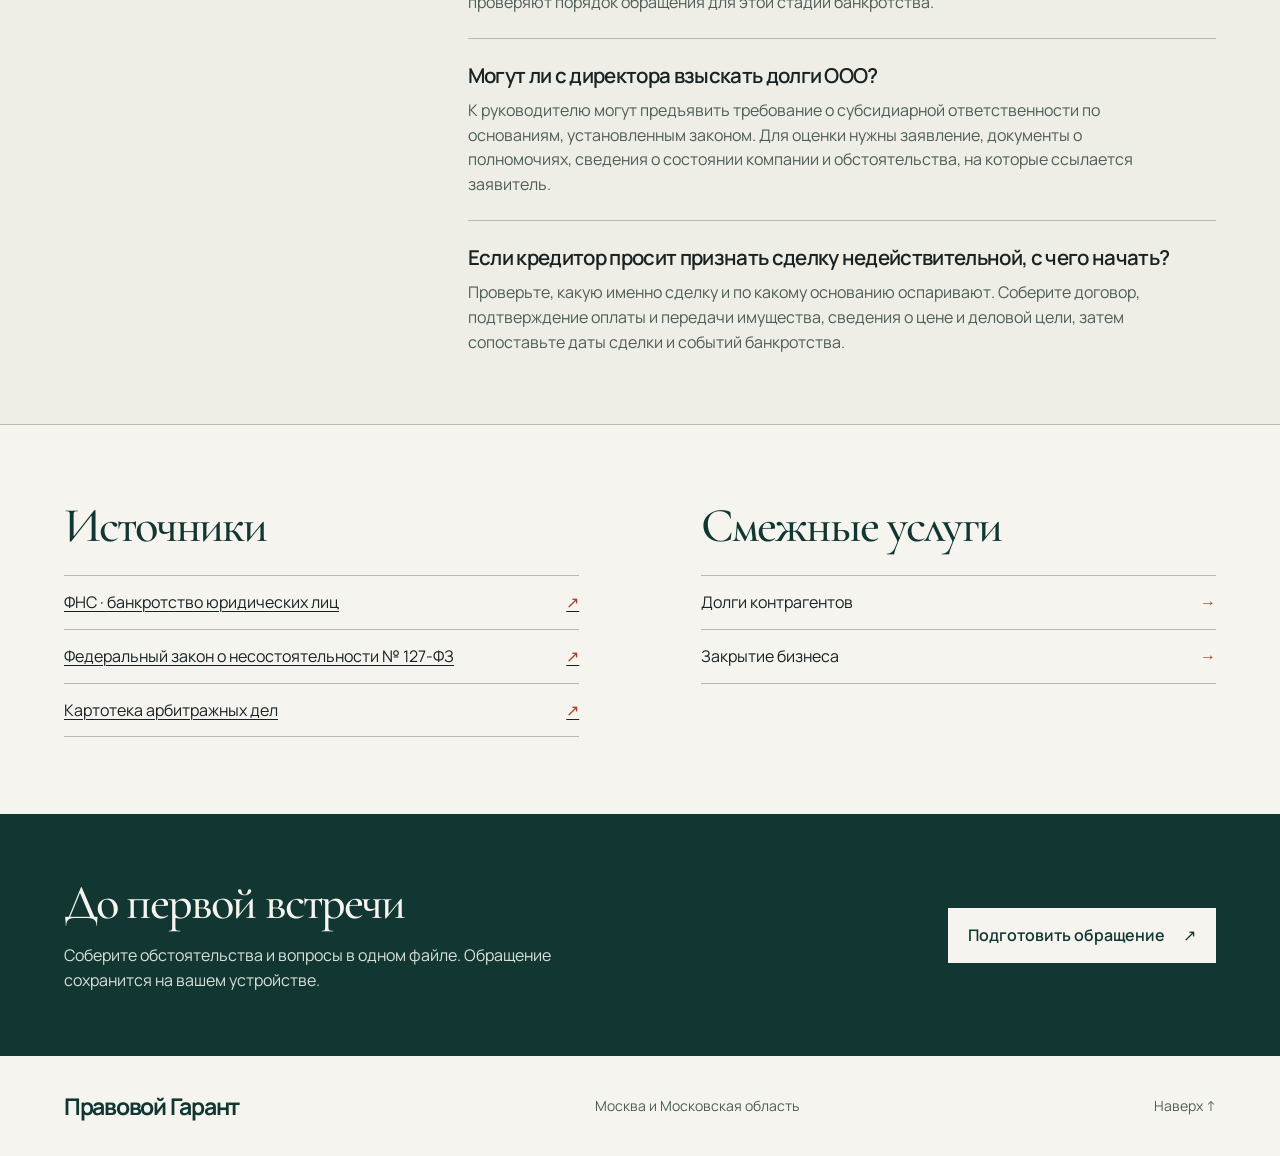
<file: uslugi/bankrotstvo-yuridicheskih-lic/index.html>
<!doctype html>
<html lang="ru">
<head>
  <meta charset="utf-8">
  <meta name="robots" content="noindex, follow">
  <meta name="viewport" content="width=device-width, initial-scale=1">
  <meta name="theme-color" content="#f6f4ee">
  <title>Банкротство юридических лиц в Москве и области | Правовой Гарант</title>
  <meta name="description" content="Сопровождение банкротства компаний в Москве и Московской области. Требования кредиторов, обязанности должника, оспаривание сделок и защита руководителя.">
  <link rel="canonical" href="https://pravovoy-garant-studio.derectim.chatgpt.site/uslugi/bankrotstvo-yuridicheskih-lic/">
  <meta property="og:type" content="website">
  <meta property="og:locale" content="ru_RU">
  <meta property="og:site_name" content="Правовой Гарант">
  <meta property="og:title" content="Банкротство юридических лиц в Москве и области | Правовой Гарант">
  <meta property="og:description" content="Сопровождение банкротства компаний в Москве и Московской области. Требования кредиторов, обязанности должника, оспаривание сделок и защита руководителя.">
  <meta property="og:url" content="https://pravovoy-garant-studio.derectim.chatgpt.site/uslugi/bankrotstvo-yuridicheskih-lic/">
  <link rel="icon" href="data:,">
  <link rel="stylesheet" href="../../fonts/fonts.css">
  <link rel="stylesheet" href="../../service-page.css">
  <script type="application/ld+json">{"@context":"https://schema.org","@graph":[{"@type":"BreadcrumbList","itemListElement":[{"@type":"ListItem","position":1,"name":"Главная","item":"https://pravovoy-garant-studio.derectim.chatgpt.site/"},{"@type":"ListItem","position":2,"name":"Банкротство юридических лиц","item":"https://pravovoy-garant-studio.derectim.chatgpt.site/uslugi/bankrotstvo-yuridicheskih-lic/"}]},{"@type":"Service","@id":"https://pravovoy-garant-studio.derectim.chatgpt.site/uslugi/bankrotstvo-yuridicheskih-lic/#service","name":"Банкротство юридических лиц","description":"Сопровождение банкротства компаний в Москве и Московской области. Требования кредиторов, обязанности должника, оспаривание сделок и защита руководителя.","url":"https://pravovoy-garant-studio.derectim.chatgpt.site/uslugi/bankrotstvo-yuridicheskih-lic/","serviceType":"Банкротство компаний","provider":{"@type":"Organization","@id":"https://pravovoy-garant-studio.derectim.chatgpt.site/#firm","name":"Правовой Гарант"},"areaServed":[{"@type":"City","name":"Москва"},{"@type":"AdministrativeArea","name":"Московская область"}]}]}</script>
</head>
<body id="top">
  <a href="#main" class="skip">Перейти к содержанию</a>
  <header class="mast">
    <div class="wrap">
      <a class="wordmark" href="../../">Правовой Гарант</a>
      <nav aria-label="Основные разделы"><a href="../../#practices">Все услуги</a><a class="header-cta" href="../../?service=bankrotstvo-yuridicheskih-lic#brief">Подготовить обращение <span aria-hidden="true">↗</span></a></nav>
    </div>
  </header>
  <main id="main">
    <section class="cover" aria-labelledby="service-title">
      <div class="wrap">
        <nav class="crumbs" aria-label="Хлебные крошки"><a href="../../">Главная</a><span aria-hidden="true">/</span><span aria-current="page">Банкротство компаний</span></nav>
        <div class="cover-grid">
          <div class="cover-copy">
            <p class="kicker"><span class="stroke" aria-hidden="true"></span>Банкротство <span aria-hidden="true">·</span> Москва и Московская область</p>
            <h1 id="service-title">Банкротство юридических лиц</h1>
            <p class="intro">У кредитора, компании-должника и её директора в одном деле разные интересы. В делах о банкротстве в Москве и Московской области начинаем с вашей роли, последнего судебного акта и даты публикации о процедуре.</p>
            <a class="mobile-brief" href="../../?service=bankrotstvo-yuridicheskih-lic#brief">Подготовить обращение <span aria-hidden="true">↗</span></a>
          </div>
          <nav class="contents" aria-label="На этой странице"><p>На этой странице</p><div><a href="#work"><span>Как мы поможем</span><span class="jump-mark" aria-hidden="true">↓</span></a><a href="#documents"><span>Документы</span><span class="jump-mark" aria-hidden="true">↓</span></a><a href="#answers"><span>Вопросы и ответы</span><span class="jump-mark" aria-hidden="true">↓</span></a><a href="#sources"><span>Источники</span><span class="jump-mark" aria-hidden="true">↓</span></a></div></nav>
        </div>
      </div>
    </section>
    <div class="wrap prep-grid">
      <section id="work" aria-labelledby="work-title" class="work">
        <h2 id="work-title">Чьи интересы нужно защитить</h2>
        <ul class="steps"><li><h3>Кредитору</h3><p>Выясняем, когда возникло обязательство и к какой процедуре относится долг. Для реестрового требования собираем доказательства и расчёт, проверяем публикацию и срок обращения.</p></li><li><h3>Компании-должнику</h3><p>Восстанавливаем календарь платежей и сопоставляем долги с активами. Проверяем, когда появились признаки неплатёжеспособности и были ли основания для обязательного обращения руководителя в суд.</p></li><li><h3>Руководителю или участнику</h3><p>Разбираем, какие решения принимал лично доверитель и какими сведениями располагал в тот момент. По спорным сделкам изучаем встречное исполнение, условия расчётов и переписку.</p></li></ul>
      </section>
      <aside id="documents" aria-labelledby="doc-title" class="documents">
        <h2 id="doc-title">Что подготовить</h2>
        <ul><li>ИНН компании, номер дела и последнее определение суда.</li><li>Договоры, выписки по оплате, судебные акты по долгу.</li><li>Сведения об активах, обязательствах и просроченных платежах, если вы представляете должника.</li><li>Заявление управляющего или кредитора с приложениями, если требования предъявлены лично вам.</li></ul>
      </aside>
    </div>
    <section id="answers" class="questions" aria-labelledby="answers-title">
      <div class="wrap answer-grid">
        <h2 id="answers-title">Вопросы и ответы</h2>
        <dl><div class="answer"><dt>Как узнать, банкротится ли мой контрагент?</dt><dd>Найдите компанию по ИНН в Картотеке арбитражных дел и проверьте судебные акты. Сверьте их с сообщениями в Едином федеральном реестре сведений о банкротстве. Подача заявления и введение процедуры — разные события.</dd></div><div class="answer"><dt>У меня уже есть решение о взыскании. Надо ли заявлять долг?</dt><dd>Судебное решение подтверждает долг, но само по себе не включает требование в реестр. Сначала выясняют, относится ли оно к реестровым или текущим платежам, затем проверяют порядок обращения для этой стадии банкротства.</dd></div><div class="answer"><dt>Могут ли с директора взыскать долги ООО?</dt><dd>К руководителю могут предъявить требование о субсидиарной ответственности по основаниям, установленным законом. Для оценки нужны заявление, документы о полномочиях, сведения о состоянии компании и обстоятельства, на которые ссылается заявитель.</dd></div><div class="answer"><dt>Если кредитор просит признать сделку недействительной, с чего начать?</dt><dd>Проверьте, какую именно сделку и по какому основанию оспаривают. Соберите договор, подтверждение оплаты и передачи имущества, сведения о цене и деловой цели, затем сопоставьте даты сделки и событий банкротства.</dd></div></dl>
      </div>
    </section>
    <div class="wrap notes-grid">
      <section id="sources" aria-labelledby="sources-title" class="sources">
        <h2 id="sources-title">Источники</h2><ul><li><a href="https://www.nalog.gov.ru/rn77/yul/interest/bankruptcy_yl/">ФНС · банкротство юридических лиц <span aria-hidden="true">↗</span></a></li><li><a href="https://sfr.gov.ru/order/law_accidents/federal_laws/~11281">Федеральный закон о несостоятельности № 127-ФЗ <span aria-hidden="true">↗</span></a></li><li><a href="https://kad.arbitr.ru/">Картотека арбитражных дел <span aria-hidden="true">↗</span></a></li></ul>
      </section>
      <section aria-labelledby="related-title" class="related">
        <h2 id="related-title">Смежные услуги</h2><ul><li><a href="../vzyskanie-dolga-s-yuridicheskogo-lica/"><span>Долги контрагентов</span><span aria-hidden="true">→</span></a></li><li><a href="../likvidaciya-kompanii/"><span>Закрытие бизнеса</span><span aria-hidden="true">→</span></a></li></ul>
      </section>
    </div>
    <section class="next" aria-labelledby="next-title">
      <div class="wrap next-grid">
        <div><h2 id="next-title">До первой встречи</h2><p>Соберите обстоятельства и вопросы в одном файле. Обращение сохранится на вашем устройстве.</p></div>
        <a class="button" href="../../?service=bankrotstvo-yuridicheskih-lic#brief">Подготовить обращение <span aria-hidden="true">↗</span></a>
      </div>
    </section>
  </main>
  <footer class="foot"><div class="wrap"><a class="wordmark" href="../../">Правовой Гарант</a><p>Москва и Московская область</p><a class="top" href="#top">Наверх ↑</a></div></footer>
</body>
</html>
</file>
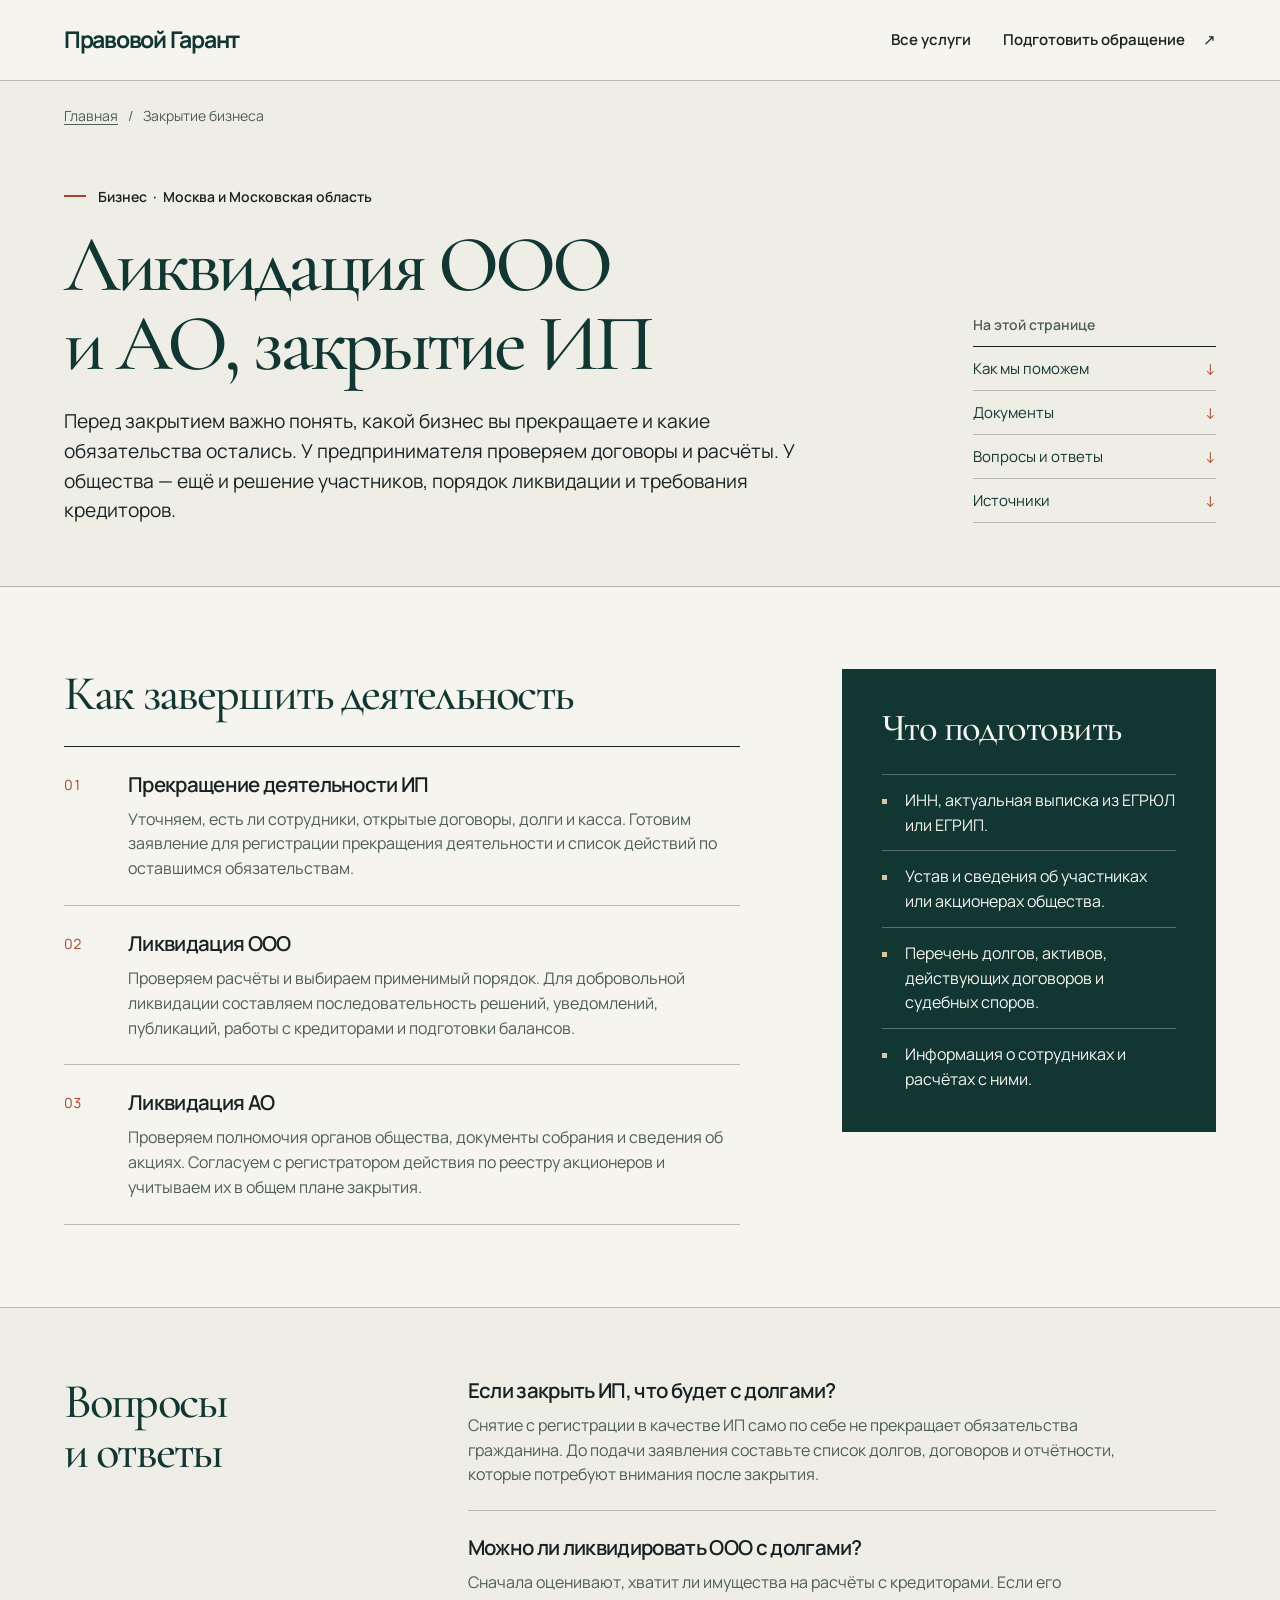
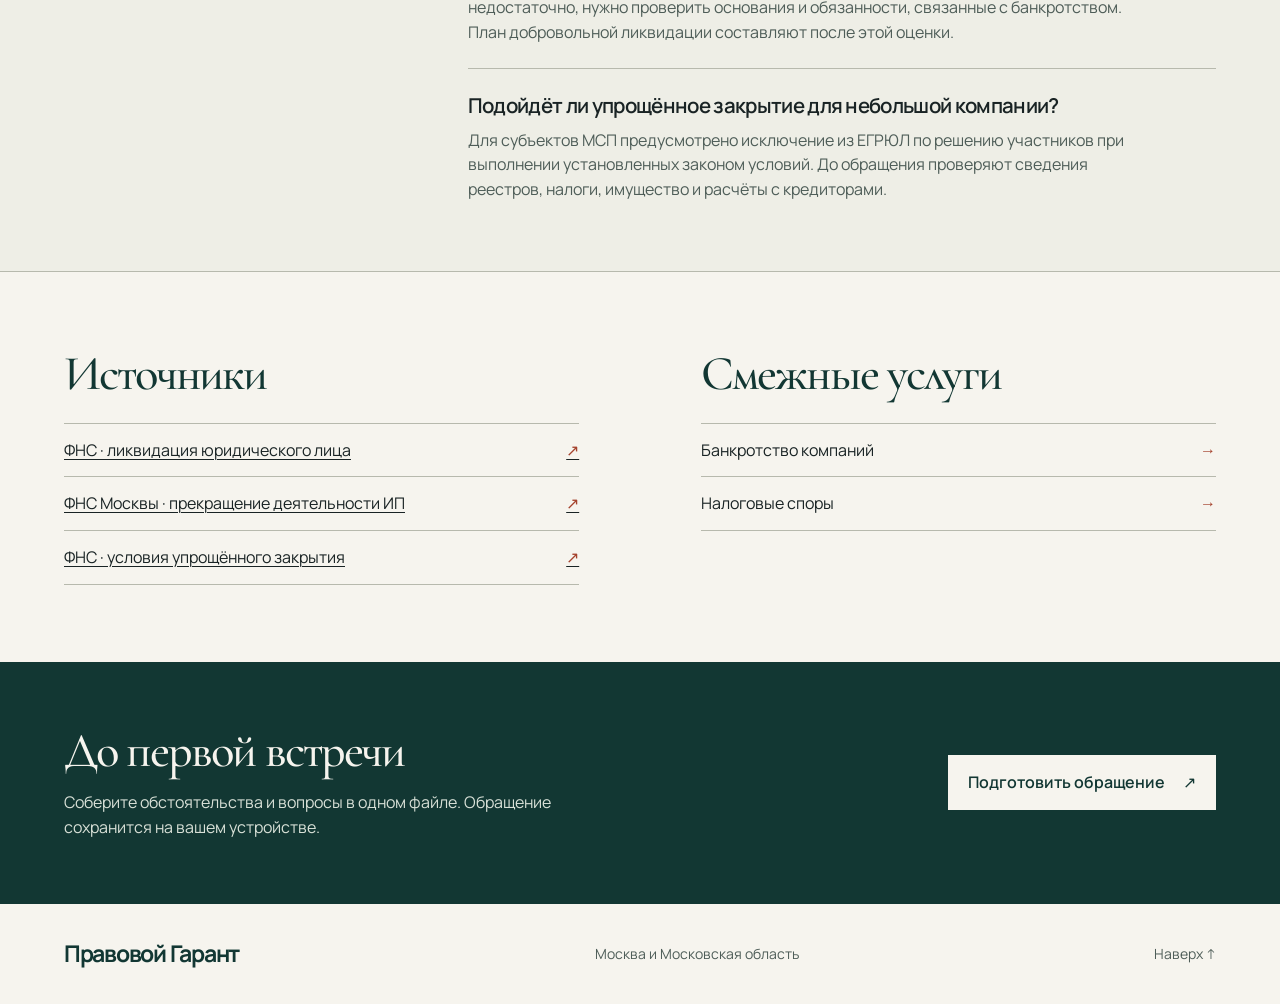
<file: uslugi/likvidaciya-kompanii/index.html>
<!doctype html>
<html lang="ru">
<head>
  <meta charset="utf-8">
  <meta name="robots" content="noindex, follow">
  <meta name="viewport" content="width=device-width, initial-scale=1">
  <meta name="theme-color" content="#f6f4ee">
  <title>Ликвидация ООО, АО и прекращение ИП в Москве и области | Правовой Гарант</title>
  <meta name="description" content="Прекращение деятельности ИП, ликвидация ООО и АО в Москве и области. Проверка долгов, работа с требованиями кредиторов и регистрационные действия.">
  <link rel="canonical" href="https://pravovoy-garant-studio.derectim.chatgpt.site/uslugi/likvidaciya-kompanii/">
  <meta property="og:type" content="website">
  <meta property="og:locale" content="ru_RU">
  <meta property="og:site_name" content="Правовой Гарант">
  <meta property="og:title" content="Ликвидация ООО, АО и прекращение ИП в Москве и области | Правовой Гарант">
  <meta property="og:description" content="Прекращение деятельности ИП, ликвидация ООО и АО в Москве и области. Проверка долгов, работа с требованиями кредиторов и регистрационные действия.">
  <meta property="og:url" content="https://pravovoy-garant-studio.derectim.chatgpt.site/uslugi/likvidaciya-kompanii/">
  <link rel="icon" href="data:,">
  <link rel="stylesheet" href="../../fonts/fonts.css">
  <link rel="stylesheet" href="../../service-page.css">
  <script type="application/ld+json">{"@context":"https://schema.org","@graph":[{"@type":"BreadcrumbList","itemListElement":[{"@type":"ListItem","position":1,"name":"Главная","item":"https://pravovoy-garant-studio.derectim.chatgpt.site/"},{"@type":"ListItem","position":2,"name":"Ликвидация ООО и АО, закрытие ИП","item":"https://pravovoy-garant-studio.derectim.chatgpt.site/uslugi/likvidaciya-kompanii/"}]},{"@type":"Service","@id":"https://pravovoy-garant-studio.derectim.chatgpt.site/uslugi/likvidaciya-kompanii/#service","name":"Ликвидация ООО и АО, закрытие ИП","description":"Прекращение деятельности ИП, ликвидация ООО и АО в Москве и области. Проверка долгов, работа с требованиями кредиторов и регистрационные действия.","url":"https://pravovoy-garant-studio.derectim.chatgpt.site/uslugi/likvidaciya-kompanii/","serviceType":"Закрытие бизнеса","provider":{"@type":"Organization","@id":"https://pravovoy-garant-studio.derectim.chatgpt.site/#firm","name":"Правовой Гарант"},"areaServed":[{"@type":"City","name":"Москва"},{"@type":"AdministrativeArea","name":"Московская область"}]}]}</script>
</head>
<body id="top">
  <a href="#main" class="skip">Перейти к содержанию</a>
  <header class="mast">
    <div class="wrap">
      <a class="wordmark" href="../../">Правовой Гарант</a>
      <nav aria-label="Основные разделы"><a href="../../#practices">Все услуги</a><a class="header-cta" href="../../?service=likvidaciya-kompanii#brief">Подготовить обращение <span aria-hidden="true">↗</span></a></nav>
    </div>
  </header>
  <main id="main">
    <section class="cover" aria-labelledby="service-title">
      <div class="wrap">
        <nav class="crumbs" aria-label="Хлебные крошки"><a href="../../">Главная</a><span aria-hidden="true">/</span><span aria-current="page">Закрытие бизнеса</span></nav>
        <div class="cover-grid">
          <div class="cover-copy">
            <p class="kicker"><span class="stroke" aria-hidden="true"></span>Бизнес <span aria-hidden="true">·</span> Москва и Московская область</p>
            <h1 id="service-title">Ликвидация ООО и АО, закрытие ИП</h1>
            <p class="intro">Перед закрытием важно понять, какой бизнес вы прекращаете и какие обязательства остались. У предпринимателя проверяем договоры и расчёты. У общества — ещё и решение участников, порядок ликвидации и требования кредиторов.</p>
            <a class="mobile-brief" href="../../?service=likvidaciya-kompanii#brief">Подготовить обращение <span aria-hidden="true">↗</span></a>
          </div>
          <nav class="contents" aria-label="На этой странице"><p>На этой странице</p><div><a href="#work"><span>Как мы поможем</span><span class="jump-mark" aria-hidden="true">↓</span></a><a href="#documents"><span>Документы</span><span class="jump-mark" aria-hidden="true">↓</span></a><a href="#answers"><span>Вопросы и ответы</span><span class="jump-mark" aria-hidden="true">↓</span></a><a href="#sources"><span>Источники</span><span class="jump-mark" aria-hidden="true">↓</span></a></div></nav>
        </div>
      </div>
    </section>
    <div class="wrap prep-grid">
      <section id="work" aria-labelledby="work-title" class="work">
        <h2 id="work-title">Как завершить деятельность</h2>
        <ul class="steps"><li><h3>Прекращение деятельности ИП</h3><p>Уточняем, есть ли сотрудники, открытые договоры, долги и касса. Готовим заявление для регистрации прекращения деятельности и список действий по оставшимся обязательствам.</p></li><li><h3>Ликвидация ООО</h3><p>Проверяем расчёты и выбираем применимый порядок. Для добровольной ликвидации составляем последовательность решений, уведомлений, публикаций, работы с кредиторами и подготовки балансов.</p></li><li><h3>Ликвидация АО</h3><p>Проверяем полномочия органов общества, документы собрания и сведения об акциях. Согласуем с регистратором действия по реестру акционеров и учитываем их в общем плане закрытия.</p></li></ul>
      </section>
      <aside id="documents" aria-labelledby="doc-title" class="documents">
        <h2 id="doc-title">Что подготовить</h2>
        <ul><li>ИНН, актуальная выписка из ЕГРЮЛ или ЕГРИП.</li><li>Устав и сведения об участниках или акционерах общества.</li><li>Перечень долгов, активов, действующих договоров и судебных споров.</li><li>Информация о сотрудниках и расчётах с ними.</li></ul>
      </aside>
    </div>
    <section id="answers" class="questions" aria-labelledby="answers-title">
      <div class="wrap answer-grid">
        <h2 id="answers-title">Вопросы и ответы</h2>
        <dl><div class="answer"><dt>Если закрыть ИП, что будет с долгами?</dt><dd>Снятие с регистрации в качестве ИП само по себе не прекращает обязательства гражданина. До подачи заявления составьте список долгов, договоров и отчётности, которые потребуют внимания после закрытия.</dd></div><div class="answer"><dt>Можно ли ликвидировать ООО с долгами?</dt><dd>Сначала оценивают, хватит ли имущества на расчёты с кредиторами. Если его недостаточно, нужно проверить основания и обязанности, связанные с банкротством. План добровольной ликвидации составляют после этой оценки.</dd></div><div class="answer"><dt>Подойдёт ли упрощённое закрытие для небольшой компании?</dt><dd>Для субъектов МСП предусмотрено исключение из ЕГРЮЛ по решению участников при выполнении установленных законом условий. До обращения проверяют сведения реестров, налоги, имущество и расчёты с кредиторами.</dd></div></dl>
      </div>
    </section>
    <div class="wrap notes-grid">
      <section id="sources" aria-labelledby="sources-title" class="sources">
        <h2 id="sources-title">Источники</h2><ul><li><a href="https://www.nalog.gov.ru/create_business/ul/closing/liquidation/">ФНС · ликвидация юридического лица <span aria-hidden="true">↗</span></a></li><li><a href="https://www.nalog.gov.ru/rn77/ip/interest/termination_activities/want_stop/">ФНС Москвы · прекращение деятельности ИП <span aria-hidden="true">↗</span></a></li><li><a href="https://www.nalog.gov.ru/rn03/news/activities_fts/16541409/">ФНС · условия упрощённого закрытия <span aria-hidden="true">↗</span></a></li></ul>
      </section>
      <section aria-labelledby="related-title" class="related">
        <h2 id="related-title">Смежные услуги</h2><ul><li><a href="../bankrotstvo-yuridicheskih-lic/"><span>Банкротство компаний</span><span aria-hidden="true">→</span></a></li><li><a href="../nalogovye-spory/"><span>Налоговые споры</span><span aria-hidden="true">→</span></a></li></ul>
      </section>
    </div>
    <section class="next" aria-labelledby="next-title">
      <div class="wrap next-grid">
        <div><h2 id="next-title">До первой встречи</h2><p>Соберите обстоятельства и вопросы в одном файле. Обращение сохранится на вашем устройстве.</p></div>
        <a class="button" href="../../?service=likvidaciya-kompanii#brief">Подготовить обращение <span aria-hidden="true">↗</span></a>
      </div>
    </section>
  </main>
  <footer class="foot"><div class="wrap"><a class="wordmark" href="../../">Правовой Гарант</a><p>Москва и Московская область</p><a class="top" href="#top">Наверх ↑</a></div></footer>
</body>
</html>
</file>
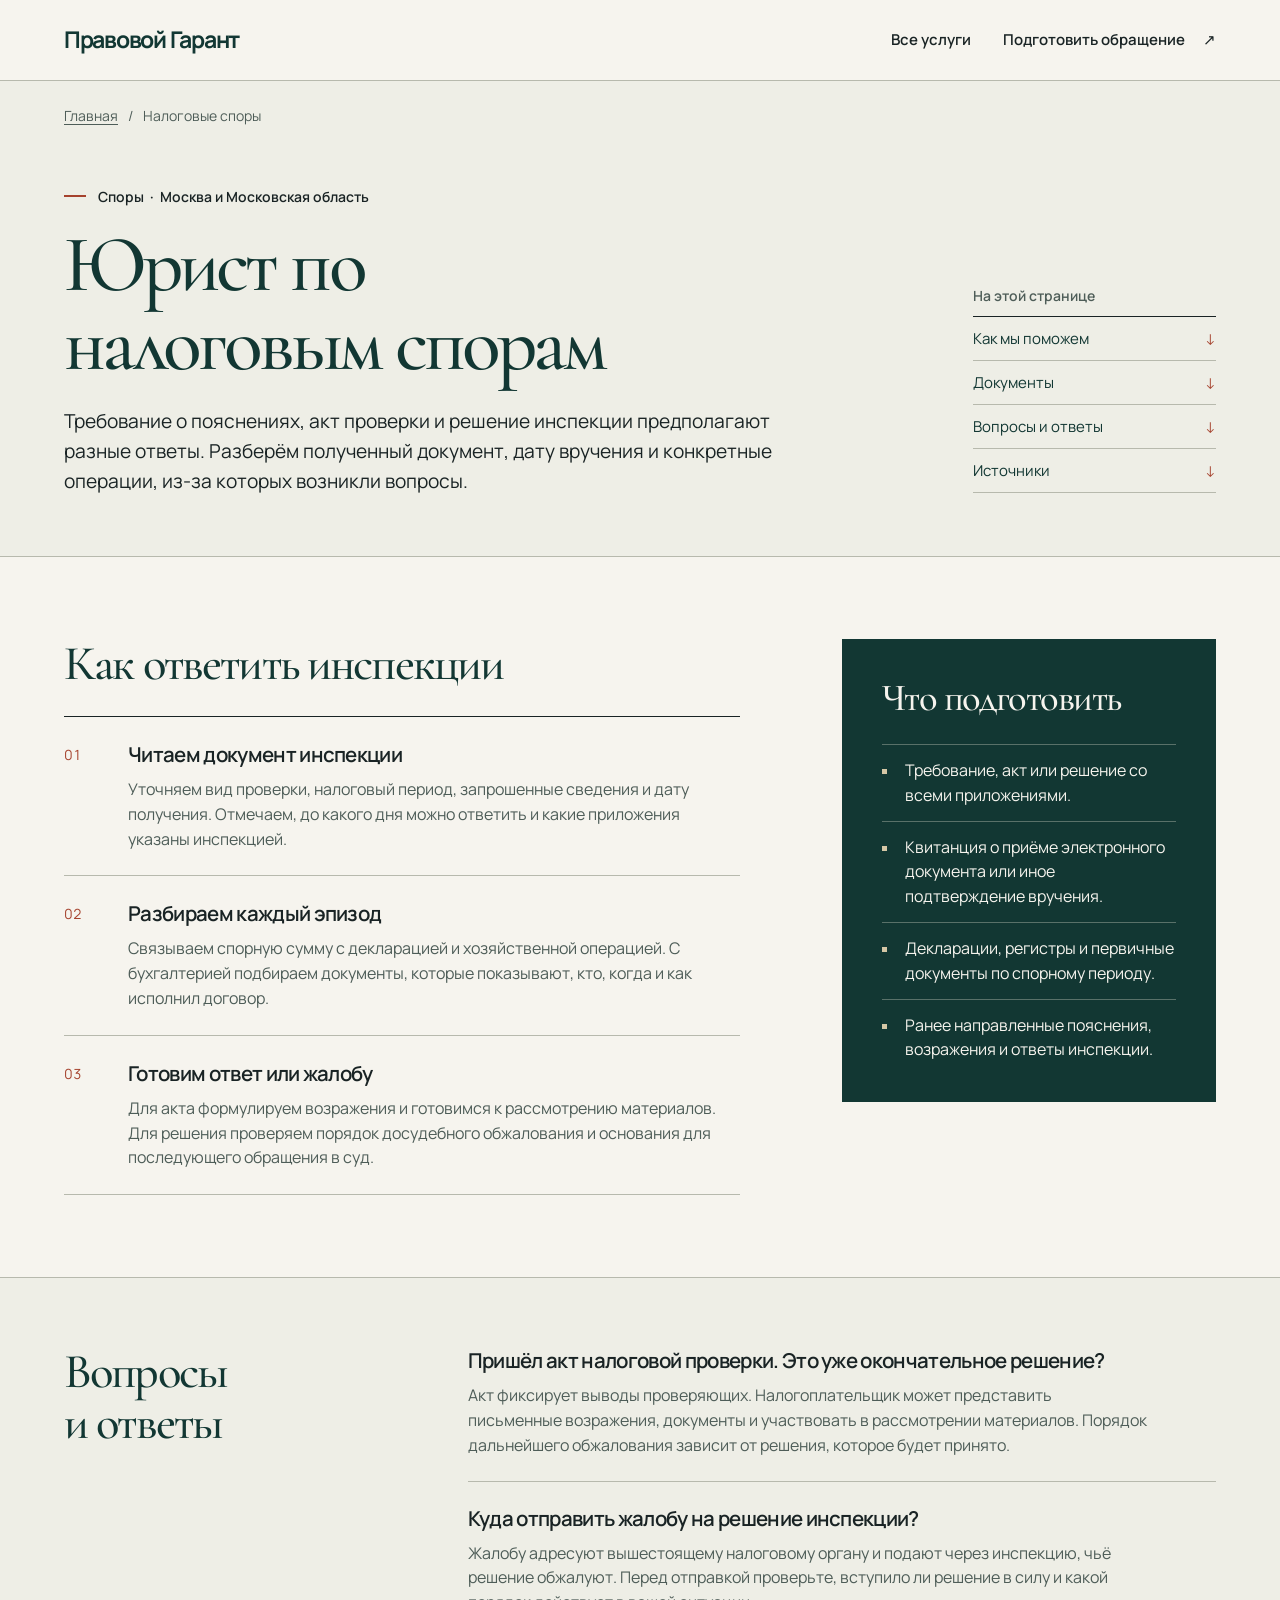
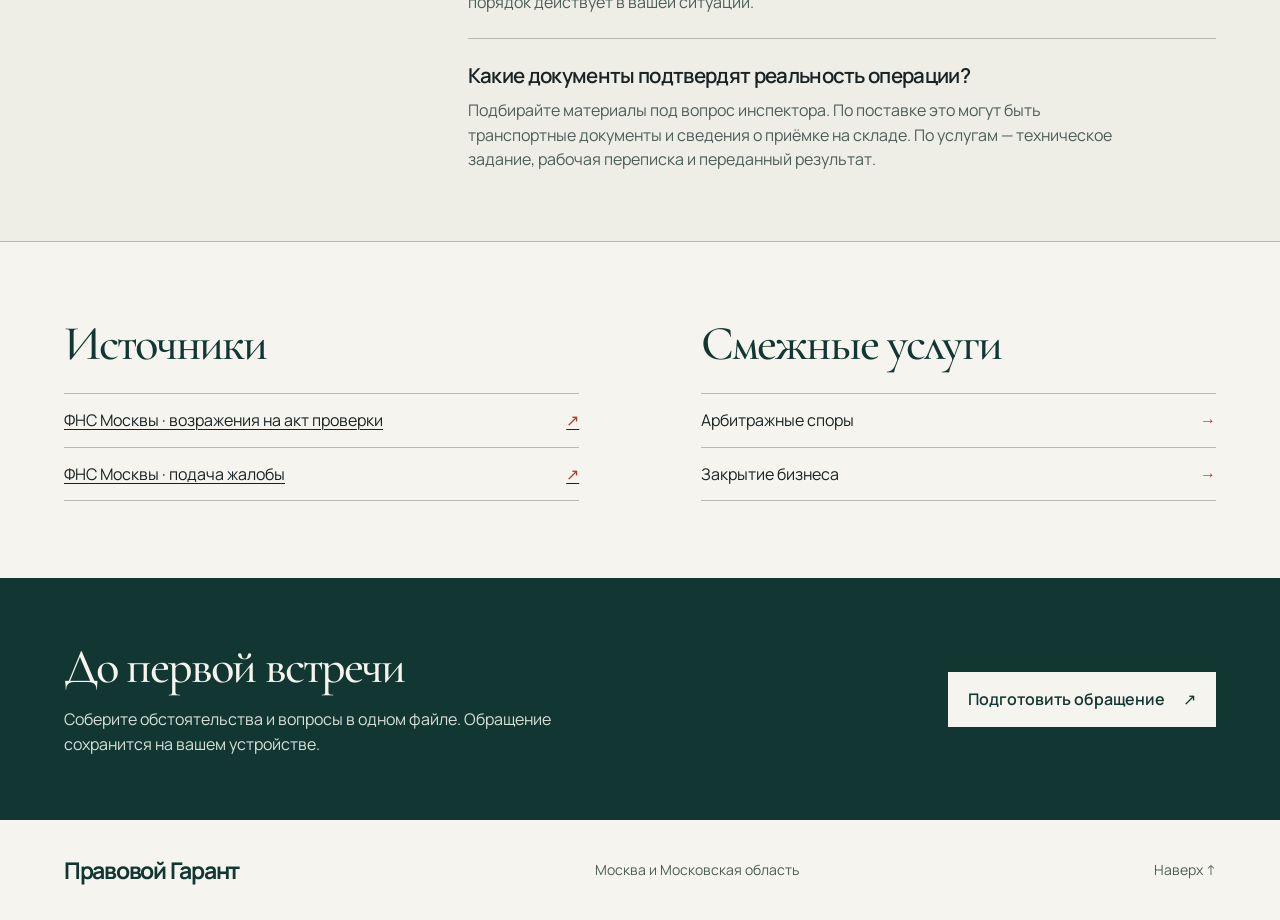
<file: uslugi/nalogovye-spory/index.html>
<!doctype html>
<html lang="ru">
<head>
  <meta charset="utf-8">
  <meta name="robots" content="noindex, follow">
  <meta name="viewport" content="width=device-width, initial-scale=1">
  <meta name="theme-color" content="#f6f4ee">
  <title>Юрист по налоговым спорам в Москве и Московской области | Правовой Гарант</title>
  <meta name="description" content="Помощь бизнесу в Москве и Московской области при споре с налоговой. Разбор требования, возражения на акт проверки и жалоба на решение инспекции.">
  <link rel="canonical" href="https://pravovoy-garant-studio.derectim.chatgpt.site/uslugi/nalogovye-spory/">
  <meta property="og:type" content="website">
  <meta property="og:locale" content="ru_RU">
  <meta property="og:site_name" content="Правовой Гарант">
  <meta property="og:title" content="Юрист по налоговым спорам в Москве и Московской области | Правовой Гарант">
  <meta property="og:description" content="Помощь бизнесу в Москве и Московской области при споре с налоговой. Разбор требования, возражения на акт проверки и жалоба на решение инспекции.">
  <meta property="og:url" content="https://pravovoy-garant-studio.derectim.chatgpt.site/uslugi/nalogovye-spory/">
  <link rel="icon" href="data:,">
  <link rel="stylesheet" href="../../fonts/fonts.css">
  <link rel="stylesheet" href="../../service-page.css">
  <script type="application/ld+json">{"@context":"https://schema.org","@graph":[{"@type":"BreadcrumbList","itemListElement":[{"@type":"ListItem","position":1,"name":"Главная","item":"https://pravovoy-garant-studio.derectim.chatgpt.site/"},{"@type":"ListItem","position":2,"name":"Юрист по налоговым спорам","item":"https://pravovoy-garant-studio.derectim.chatgpt.site/uslugi/nalogovye-spory/"}]},{"@type":"Service","@id":"https://pravovoy-garant-studio.derectim.chatgpt.site/uslugi/nalogovye-spory/#service","name":"Юрист по налоговым спорам","description":"Помощь бизнесу в Москве и Московской области при споре с налоговой. Разбор требования, возражения на акт проверки и жалоба на решение инспекции.","url":"https://pravovoy-garant-studio.derectim.chatgpt.site/uslugi/nalogovye-spory/","serviceType":"Налоговые споры","provider":{"@type":"Organization","@id":"https://pravovoy-garant-studio.derectim.chatgpt.site/#firm","name":"Правовой Гарант"},"areaServed":[{"@type":"City","name":"Москва"},{"@type":"AdministrativeArea","name":"Московская область"}]}]}</script>
</head>
<body id="top">
  <a href="#main" class="skip">Перейти к содержанию</a>
  <header class="mast">
    <div class="wrap">
      <a class="wordmark" href="../../">Правовой Гарант</a>
      <nav aria-label="Основные разделы"><a href="../../#practices">Все услуги</a><a class="header-cta" href="../../?service=nalogovye-spory#brief">Подготовить обращение <span aria-hidden="true">↗</span></a></nav>
    </div>
  </header>
  <main id="main">
    <section class="cover" aria-labelledby="service-title">
      <div class="wrap">
        <nav class="crumbs" aria-label="Хлебные крошки"><a href="../../">Главная</a><span aria-hidden="true">/</span><span aria-current="page">Налоговые споры</span></nav>
        <div class="cover-grid">
          <div class="cover-copy">
            <p class="kicker"><span class="stroke" aria-hidden="true"></span>Споры <span aria-hidden="true">·</span> Москва и Московская область</p>
            <h1 id="service-title">Юрист по налоговым спорам</h1>
            <p class="intro">Требование о пояснениях, акт проверки и решение инспекции предполагают разные ответы. Разберём полученный документ, дату вручения и конкретные операции, из-за которых возникли вопросы.</p>
            <a class="mobile-brief" href="../../?service=nalogovye-spory#brief">Подготовить обращение <span aria-hidden="true">↗</span></a>
          </div>
          <nav class="contents" aria-label="На этой странице"><p>На этой странице</p><div><a href="#work"><span>Как мы поможем</span><span class="jump-mark" aria-hidden="true">↓</span></a><a href="#documents"><span>Документы</span><span class="jump-mark" aria-hidden="true">↓</span></a><a href="#answers"><span>Вопросы и ответы</span><span class="jump-mark" aria-hidden="true">↓</span></a><a href="#sources"><span>Источники</span><span class="jump-mark" aria-hidden="true">↓</span></a></div></nav>
        </div>
      </div>
    </section>
    <div class="wrap prep-grid">
      <section id="work" aria-labelledby="work-title" class="work">
        <h2 id="work-title">Как ответить инспекции</h2>
        <ol class="steps"><li><h3>Читаем документ инспекции</h3><p>Уточняем вид проверки, налоговый период, запрошенные сведения и дату получения. Отмечаем, до какого дня можно ответить и какие приложения указаны инспекцией.</p></li><li><h3>Разбираем каждый эпизод</h3><p>Связываем спорную сумму с декларацией и хозяйственной операцией. С бухгалтерией подбираем документы, которые показывают, кто, когда и как исполнил договор.</p></li><li><h3>Готовим ответ или жалобу</h3><p>Для акта формулируем возражения и готовимся к рассмотрению материалов. Для решения проверяем порядок досудебного обжалования и основания для последующего обращения в суд.</p></li></ol>
      </section>
      <aside id="documents" aria-labelledby="doc-title" class="documents">
        <h2 id="doc-title">Что подготовить</h2>
        <ul><li>Требование, акт или решение со всеми приложениями.</li><li>Квитанция о приёме электронного документа или иное подтверждение вручения.</li><li>Декларации, регистры и первичные документы по спорному периоду.</li><li>Ранее направленные пояснения, возражения и ответы инспекции.</li></ul>
      </aside>
    </div>
    <section id="answers" class="questions" aria-labelledby="answers-title">
      <div class="wrap answer-grid">
        <h2 id="answers-title">Вопросы и ответы</h2>
        <dl><div class="answer"><dt>Пришёл акт налоговой проверки. Это уже окончательное решение?</dt><dd>Акт фиксирует выводы проверяющих. Налогоплательщик может представить письменные возражения, документы и участвовать в рассмотрении материалов. Порядок дальнейшего обжалования зависит от решения, которое будет принято.</dd></div><div class="answer"><dt>Куда отправить жалобу на решение инспекции?</dt><dd>Жалобу адресуют вышестоящему налоговому органу и подают через инспекцию, чьё решение обжалуют. Перед отправкой проверьте, вступило ли решение в силу и какой порядок действует в вашей ситуации.</dd></div><div class="answer"><dt>Какие документы подтвердят реальность операции?</dt><dd>Подбирайте материалы под вопрос инспектора. По поставке это могут быть транспортные документы и сведения о приёмке на складе. По услугам — техническое задание, рабочая переписка и переданный результат.</dd></div></dl>
      </div>
    </section>
    <div class="wrap notes-grid">
      <section id="sources" aria-labelledby="sources-title" class="sources">
        <h2 id="sources-title">Источники</h2><ul><li><a href="https://www.nalog.gov.ru/rn77/taxation/reference_work/objection_prov/">ФНС Москвы · возражения на акт проверки <span aria-hidden="true">↗</span></a></li><li><a href="https://www.nalog.gov.ru/rn77/apply_fts/pretrial/appeal_/serve/">ФНС Москвы · подача жалобы <span aria-hidden="true">↗</span></a></li></ul>
      </section>
      <section aria-labelledby="related-title" class="related">
        <h2 id="related-title">Смежные услуги</h2><ul><li><a href="../arbitrazhnyy-yurist/"><span>Арбитражные споры</span><span aria-hidden="true">→</span></a></li><li><a href="../likvidaciya-kompanii/"><span>Закрытие бизнеса</span><span aria-hidden="true">→</span></a></li></ul>
      </section>
    </div>
    <section class="next" aria-labelledby="next-title">
      <div class="wrap next-grid">
        <div><h2 id="next-title">До первой встречи</h2><p>Соберите обстоятельства и вопросы в одном файле. Обращение сохранится на вашем устройстве.</p></div>
        <a class="button" href="../../?service=nalogovye-spory#brief">Подготовить обращение <span aria-hidden="true">↗</span></a>
      </div>
    </section>
  </main>
  <footer class="foot"><div class="wrap"><a class="wordmark" href="../../">Правовой Гарант</a><p>Москва и Московская область</p><a class="top" href="#top">Наверх ↑</a></div></footer>
</body>
</html>
</file>
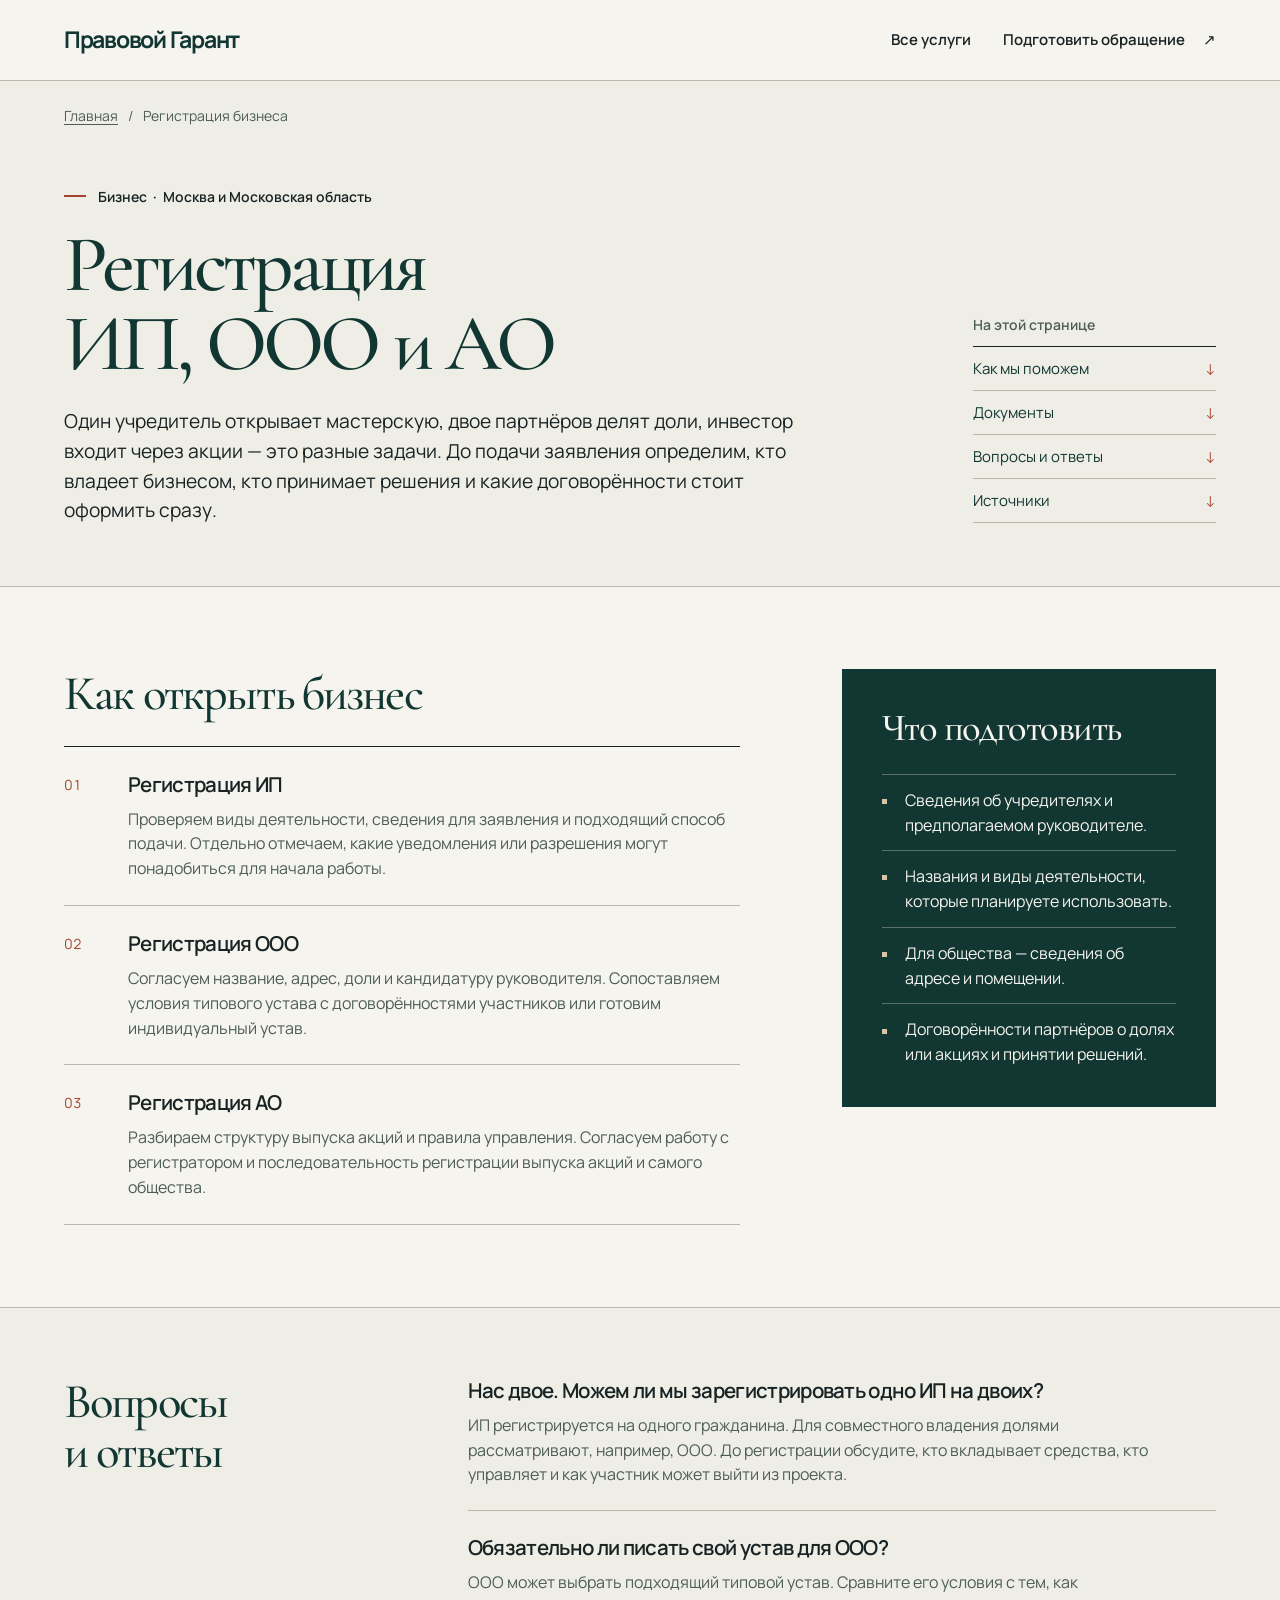
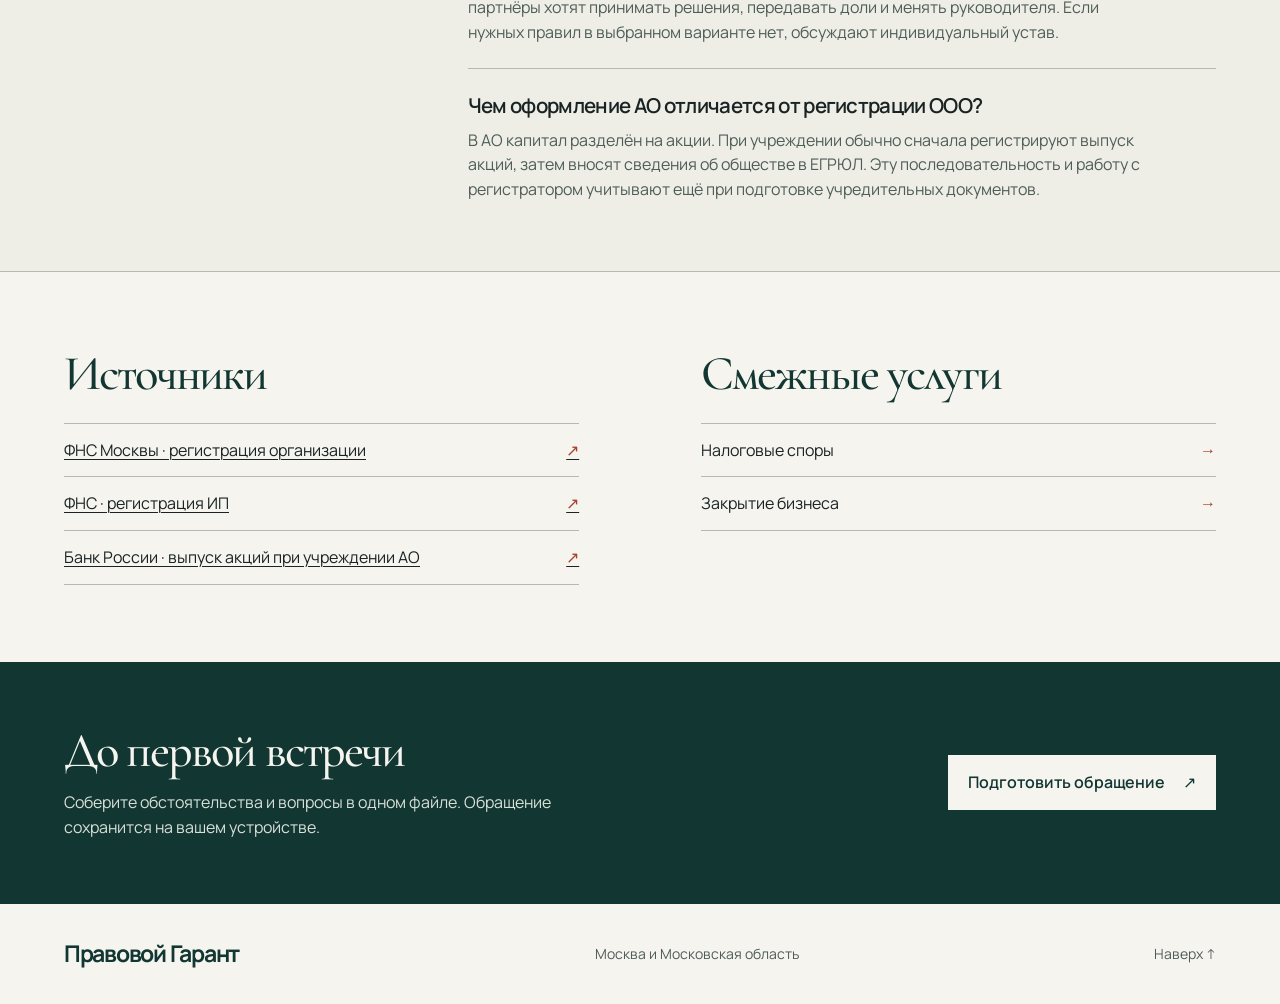
<file: uslugi/registraciya-biznesa/index.html>
<!doctype html>
<html lang="ru">
<head>
  <meta charset="utf-8">
  <meta name="robots" content="noindex, follow">
  <meta name="viewport" content="width=device-width, initial-scale=1">
  <meta name="theme-color" content="#f6f4ee">
  <title>Регистрация ИП, ООО и АО в Москве и Московской области | Правовой Гарант</title>
  <meta name="description" content="Регистрация бизнеса в Москве и Московской области. Выбор между ИП, ООО и АО, подготовка решений, проверка адреса и документов для ФНС.">
  <link rel="canonical" href="https://pravovoy-garant-studio.derectim.chatgpt.site/uslugi/registraciya-biznesa/">
  <meta property="og:type" content="website">
  <meta property="og:locale" content="ru_RU">
  <meta property="og:site_name" content="Правовой Гарант">
  <meta property="og:title" content="Регистрация ИП, ООО и АО в Москве и Московской области | Правовой Гарант">
  <meta property="og:description" content="Регистрация бизнеса в Москве и Московской области. Выбор между ИП, ООО и АО, подготовка решений, проверка адреса и документов для ФНС.">
  <meta property="og:url" content="https://pravovoy-garant-studio.derectim.chatgpt.site/uslugi/registraciya-biznesa/">
  <link rel="icon" href="data:,">
  <link rel="stylesheet" href="../../fonts/fonts.css">
  <link rel="stylesheet" href="../../service-page.css">
  <script type="application/ld+json">{"@context":"https://schema.org","@graph":[{"@type":"BreadcrumbList","itemListElement":[{"@type":"ListItem","position":1,"name":"Главная","item":"https://pravovoy-garant-studio.derectim.chatgpt.site/"},{"@type":"ListItem","position":2,"name":"Регистрация ИП, ООО и АО","item":"https://pravovoy-garant-studio.derectim.chatgpt.site/uslugi/registraciya-biznesa/"}]},{"@type":"Service","@id":"https://pravovoy-garant-studio.derectim.chatgpt.site/uslugi/registraciya-biznesa/#service","name":"Регистрация ИП, ООО и АО","description":"Регистрация бизнеса в Москве и Московской области. Выбор между ИП, ООО и АО, подготовка решений, проверка адреса и документов для ФНС.","url":"https://pravovoy-garant-studio.derectim.chatgpt.site/uslugi/registraciya-biznesa/","serviceType":"Регистрация бизнеса","provider":{"@type":"Organization","@id":"https://pravovoy-garant-studio.derectim.chatgpt.site/#firm","name":"Правовой Гарант"},"areaServed":[{"@type":"City","name":"Москва"},{"@type":"AdministrativeArea","name":"Московская область"}]}]}</script>
</head>
<body id="top">
  <a href="#main" class="skip">Перейти к содержанию</a>
  <header class="mast">
    <div class="wrap">
      <a class="wordmark" href="../../">Правовой Гарант</a>
      <nav aria-label="Основные разделы"><a href="../../#practices">Все услуги</a><a class="header-cta" href="../../?service=registraciya-biznesa#brief">Подготовить обращение <span aria-hidden="true">↗</span></a></nav>
    </div>
  </header>
  <main id="main">
    <section class="cover" aria-labelledby="service-title">
      <div class="wrap">
        <nav class="crumbs" aria-label="Хлебные крошки"><a href="../../">Главная</a><span aria-hidden="true">/</span><span aria-current="page">Регистрация бизнеса</span></nav>
        <div class="cover-grid">
          <div class="cover-copy">
            <p class="kicker"><span class="stroke" aria-hidden="true"></span>Бизнес <span aria-hidden="true">·</span> Москва и Московская область</p>
            <h1 id="service-title">Регистрация ИП, ООО и АО</h1>
            <p class="intro">Один учредитель открывает мастерскую, двое партнёров делят доли, инвестор входит через акции — это разные задачи. До подачи заявления определим, кто владеет бизнесом, кто принимает решения и какие договорённости стоит оформить сразу.</p>
            <a class="mobile-brief" href="../../?service=registraciya-biznesa#brief">Подготовить обращение <span aria-hidden="true">↗</span></a>
          </div>
          <nav class="contents" aria-label="На этой странице"><p>На этой странице</p><div><a href="#work"><span>Как мы поможем</span><span class="jump-mark" aria-hidden="true">↓</span></a><a href="#documents"><span>Документы</span><span class="jump-mark" aria-hidden="true">↓</span></a><a href="#answers"><span>Вопросы и ответы</span><span class="jump-mark" aria-hidden="true">↓</span></a><a href="#sources"><span>Источники</span><span class="jump-mark" aria-hidden="true">↓</span></a></div></nav>
        </div>
      </div>
    </section>
    <div class="wrap prep-grid">
      <section id="work" aria-labelledby="work-title" class="work">
        <h2 id="work-title">Как открыть бизнес</h2>
        <ul class="steps"><li><h3>Регистрация ИП</h3><p>Проверяем виды деятельности, сведения для заявления и подходящий способ подачи. Отдельно отмечаем, какие уведомления или разрешения могут понадобиться для начала работы.</p></li><li><h3>Регистрация ООО</h3><p>Согласуем название, адрес, доли и кандидатуру руководителя. Сопоставляем условия типового устава с договорённостями участников или готовим индивидуальный устав.</p></li><li><h3>Регистрация АО</h3><p>Разбираем структуру выпуска акций и правила управления. Согласуем работу с регистратором и последовательность регистрации выпуска акций и самого общества.</p></li></ul>
      </section>
      <aside id="documents" aria-labelledby="doc-title" class="documents">
        <h2 id="doc-title">Что подготовить</h2>
        <ul><li>Сведения об учредителях и предполагаемом руководителе.</li><li>Названия и виды деятельности, которые планируете использовать.</li><li>Для общества — сведения об адресе и помещении.</li><li>Договорённости партнёров о долях или акциях и принятии решений.</li></ul>
      </aside>
    </div>
    <section id="answers" class="questions" aria-labelledby="answers-title">
      <div class="wrap answer-grid">
        <h2 id="answers-title">Вопросы и ответы</h2>
        <dl><div class="answer"><dt>Нас двое. Можем ли мы зарегистрировать одно ИП на двоих?</dt><dd>ИП регистрируется на одного гражданина. Для совместного владения долями рассматривают, например, ООО. До регистрации обсудите, кто вкладывает средства, кто управляет и как участник может выйти из проекта.</dd></div><div class="answer"><dt>Обязательно ли писать свой устав для ООО?</dt><dd>ООО может выбрать подходящий типовой устав. Сравните его условия с тем, как партнёры хотят принимать решения, передавать доли и менять руководителя. Если нужных правил в выбранном варианте нет, обсуждают индивидуальный устав.</dd></div><div class="answer"><dt>Чем оформление АО отличается от регистрации ООО?</dt><dd>В АО капитал разделён на акции. При учреждении обычно сначала регистрируют выпуск акций, затем вносят сведения об обществе в ЕГРЮЛ. Эту последовательность и работу с регистратором учитывают ещё при подготовке учредительных документов.</dd></div></dl>
      </div>
    </section>
    <div class="wrap notes-grid">
      <section id="sources" aria-labelledby="sources-title" class="sources">
        <h2 id="sources-title">Источники</h2><ul><li><a href="https://www.nalog.gov.ru/rn77/yul/interest/reg_yl/register/">ФНС Москвы · регистрация организации <span aria-hidden="true">↗</span></a></li><li><a href="https://www.nalog.gov.ru/create_business/ip/creation/registration/">ФНС · регистрация ИП <span aria-hidden="true">↗</span></a></li><li><a href="https://www.cbr.ru/explan/issue/">Банк России · выпуск акций при учреждении АО <span aria-hidden="true">↗</span></a></li></ul>
      </section>
      <section aria-labelledby="related-title" class="related">
        <h2 id="related-title">Смежные услуги</h2><ul><li><a href="../nalogovye-spory/"><span>Налоговые споры</span><span aria-hidden="true">→</span></a></li><li><a href="../likvidaciya-kompanii/"><span>Закрытие бизнеса</span><span aria-hidden="true">→</span></a></li></ul>
      </section>
    </div>
    <section class="next" aria-labelledby="next-title">
      <div class="wrap next-grid">
        <div><h2 id="next-title">До первой встречи</h2><p>Соберите обстоятельства и вопросы в одном файле. Обращение сохранится на вашем устройстве.</p></div>
        <a class="button" href="../../?service=registraciya-biznesa#brief">Подготовить обращение <span aria-hidden="true">↗</span></a>
      </div>
    </section>
  </main>
  <footer class="foot"><div class="wrap"><a class="wordmark" href="../../">Правовой Гарант</a><p>Москва и Московская область</p><a class="top" href="#top">Наверх ↑</a></div></footer>
</body>
</html>
</file>
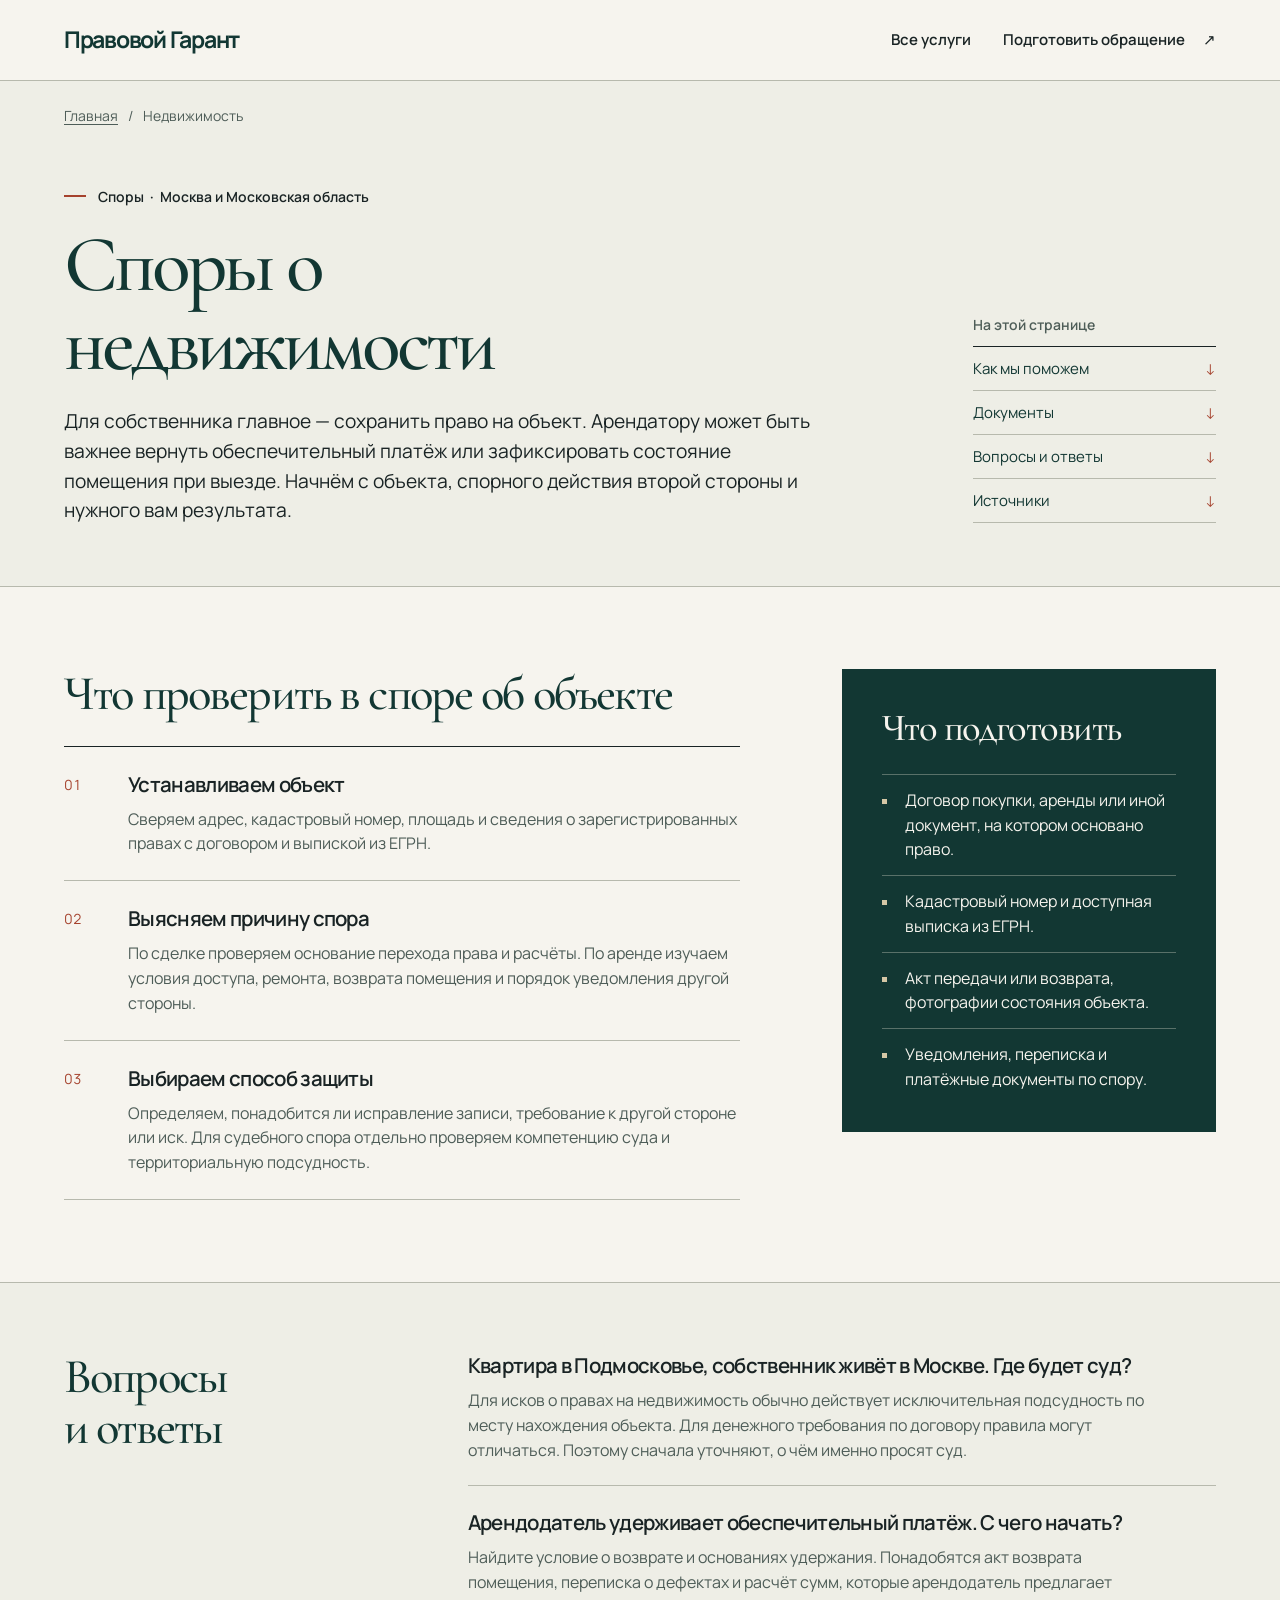
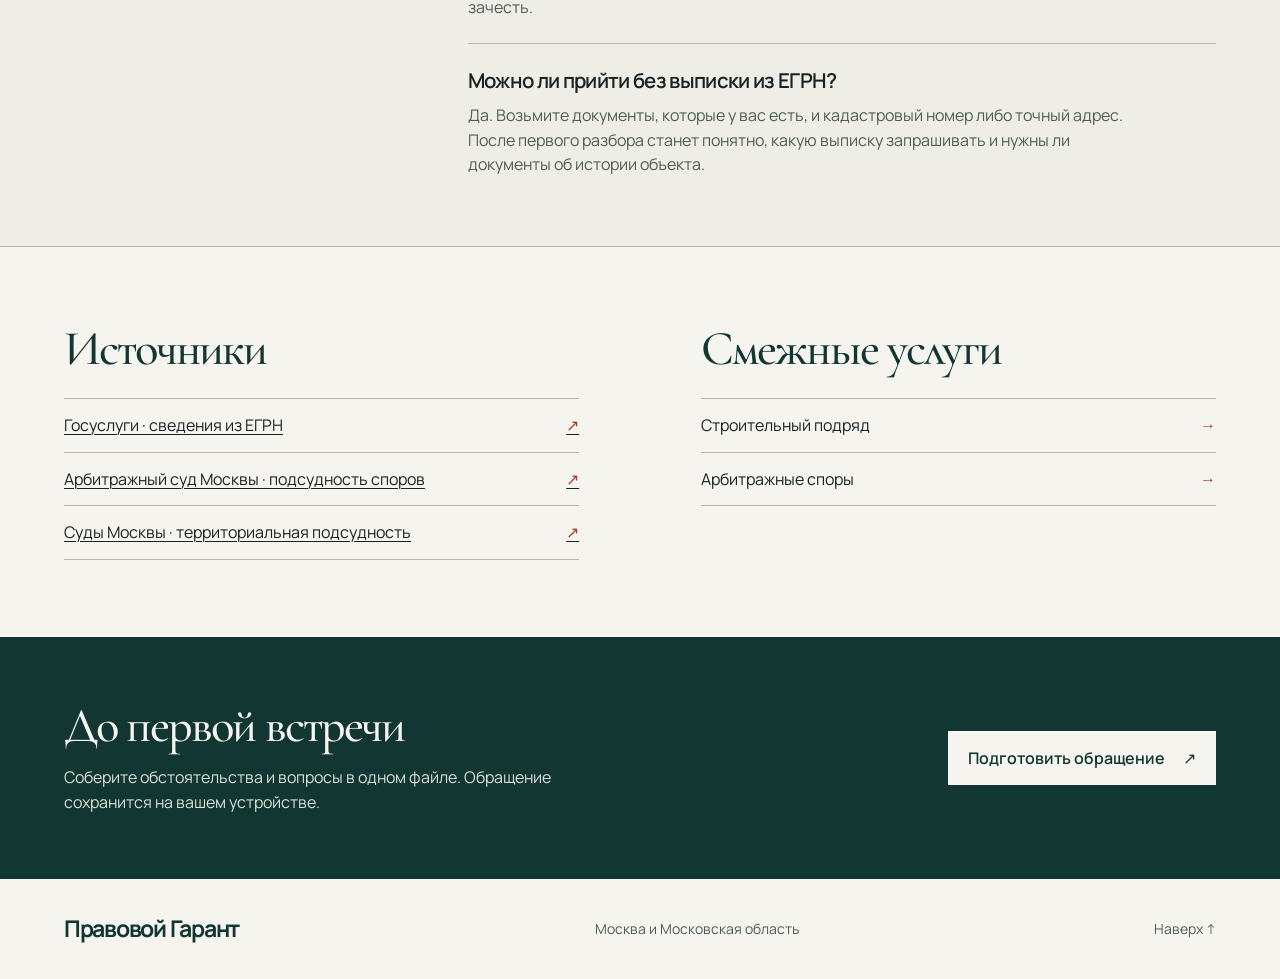
<file: uslugi/spory-o-nedvizhimosti/index.html>
<!doctype html>
<html lang="ru">
<head>
  <meta charset="utf-8">
  <meta name="robots" content="noindex, follow">
  <meta name="viewport" content="width=device-width, initial-scale=1">
  <meta name="theme-color" content="#f6f4ee">
  <title>Юрист по спорам о недвижимости в Москве и области | Правовой Гарант</title>
  <meta name="description" content="Юридическая помощь по спорам о недвижимости в Москве и Московской области. Право на объект, аренда помещений, передача имущества и сведения ЕГРН.">
  <link rel="canonical" href="https://pravovoy-garant-studio.derectim.chatgpt.site/uslugi/spory-o-nedvizhimosti/">
  <meta property="og:type" content="website">
  <meta property="og:locale" content="ru_RU">
  <meta property="og:site_name" content="Правовой Гарант">
  <meta property="og:title" content="Юрист по спорам о недвижимости в Москве и области | Правовой Гарант">
  <meta property="og:description" content="Юридическая помощь по спорам о недвижимости в Москве и Московской области. Право на объект, аренда помещений, передача имущества и сведения ЕГРН.">
  <meta property="og:url" content="https://pravovoy-garant-studio.derectim.chatgpt.site/uslugi/spory-o-nedvizhimosti/">
  <link rel="icon" href="data:,">
  <link rel="stylesheet" href="../../fonts/fonts.css">
  <link rel="stylesheet" href="../../service-page.css">
  <script type="application/ld+json">{"@context":"https://schema.org","@graph":[{"@type":"BreadcrumbList","itemListElement":[{"@type":"ListItem","position":1,"name":"Главная","item":"https://pravovoy-garant-studio.derectim.chatgpt.site/"},{"@type":"ListItem","position":2,"name":"Споры о недвижимости","item":"https://pravovoy-garant-studio.derectim.chatgpt.site/uslugi/spory-o-nedvizhimosti/"}]},{"@type":"Service","@id":"https://pravovoy-garant-studio.derectim.chatgpt.site/uslugi/spory-o-nedvizhimosti/#service","name":"Споры о недвижимости","description":"Юридическая помощь по спорам о недвижимости в Москве и Московской области. Право на объект, аренда помещений, передача имущества и сведения ЕГРН.","url":"https://pravovoy-garant-studio.derectim.chatgpt.site/uslugi/spory-o-nedvizhimosti/","serviceType":"Недвижимость","provider":{"@type":"Organization","@id":"https://pravovoy-garant-studio.derectim.chatgpt.site/#firm","name":"Правовой Гарант"},"areaServed":[{"@type":"City","name":"Москва"},{"@type":"AdministrativeArea","name":"Московская область"}]}]}</script>
</head>
<body id="top">
  <a href="#main" class="skip">Перейти к содержанию</a>
  <header class="mast">
    <div class="wrap">
      <a class="wordmark" href="../../">Правовой Гарант</a>
      <nav aria-label="Основные разделы"><a href="../../#practices">Все услуги</a><a class="header-cta" href="../../?service=spory-o-nedvizhimosti#brief">Подготовить обращение <span aria-hidden="true">↗</span></a></nav>
    </div>
  </header>
  <main id="main">
    <section class="cover" aria-labelledby="service-title">
      <div class="wrap">
        <nav class="crumbs" aria-label="Хлебные крошки"><a href="../../">Главная</a><span aria-hidden="true">/</span><span aria-current="page">Недвижимость</span></nav>
        <div class="cover-grid">
          <div class="cover-copy">
            <p class="kicker"><span class="stroke" aria-hidden="true"></span>Споры <span aria-hidden="true">·</span> Москва и Московская область</p>
            <h1 id="service-title">Споры о недвижимости</h1>
            <p class="intro">Для собственника главное — сохранить право на объект. Арендатору может быть важнее вернуть обеспечительный платёж или зафиксировать состояние помещения при выезде. Начнём с объекта, спорного действия второй стороны и нужного вам результата.</p>
            <a class="mobile-brief" href="../../?service=spory-o-nedvizhimosti#brief">Подготовить обращение <span aria-hidden="true">↗</span></a>
          </div>
          <nav class="contents" aria-label="На этой странице"><p>На этой странице</p><div><a href="#work"><span>Как мы поможем</span><span class="jump-mark" aria-hidden="true">↓</span></a><a href="#documents"><span>Документы</span><span class="jump-mark" aria-hidden="true">↓</span></a><a href="#answers"><span>Вопросы и ответы</span><span class="jump-mark" aria-hidden="true">↓</span></a><a href="#sources"><span>Источники</span><span class="jump-mark" aria-hidden="true">↓</span></a></div></nav>
        </div>
      </div>
    </section>
    <div class="wrap prep-grid">
      <section id="work" aria-labelledby="work-title" class="work">
        <h2 id="work-title">Что проверить в споре об объекте</h2>
        <ol class="steps"><li><h3>Устанавливаем объект</h3><p>Сверяем адрес, кадастровый номер, площадь и сведения о зарегистрированных правах с договором и выпиской из ЕГРН.</p></li><li><h3>Выясняем причину спора</h3><p>По сделке проверяем основание перехода права и расчёты. По аренде изучаем условия доступа, ремонта, возврата помещения и порядок уведомления другой стороны.</p></li><li><h3>Выбираем способ защиты</h3><p>Определяем, понадобится ли исправление записи, требование к другой стороне или иск. Для судебного спора отдельно проверяем компетенцию суда и территориальную подсудность.</p></li></ol>
      </section>
      <aside id="documents" aria-labelledby="doc-title" class="documents">
        <h2 id="doc-title">Что подготовить</h2>
        <ul><li>Договор покупки, аренды или иной документ, на котором основано право.</li><li>Кадастровый номер и доступная выписка из ЕГРН.</li><li>Акт передачи или возврата, фотографии состояния объекта.</li><li>Уведомления, переписка и платёжные документы по спору.</li></ul>
      </aside>
    </div>
    <section id="answers" class="questions" aria-labelledby="answers-title">
      <div class="wrap answer-grid">
        <h2 id="answers-title">Вопросы и ответы</h2>
        <dl><div class="answer"><dt>Квартира в Подмосковье, собственник живёт в Москве. Где будет суд?</dt><dd>Для исков о правах на недвижимость обычно действует исключительная подсудность по месту нахождения объекта. Для денежного требования по договору правила могут отличаться. Поэтому сначала уточняют, о чём именно просят суд.</dd></div><div class="answer"><dt>Арендодатель удерживает обеспечительный платёж. С чего начать?</dt><dd>Найдите условие о возврате и основаниях удержания. Понадобятся акт возврата помещения, переписка о дефектах и расчёт сумм, которые арендодатель предлагает зачесть.</dd></div><div class="answer"><dt>Можно ли прийти без выписки из ЕГРН?</dt><dd>Да. Возьмите документы, которые у вас есть, и кадастровый номер либо точный адрес. После первого разбора станет понятно, какую выписку запрашивать и нужны ли документы об истории объекта.</dd></div></dl>
      </div>
    </section>
    <div class="wrap notes-grid">
      <section id="sources" aria-labelledby="sources-title" class="sources">
        <h2 id="sources-title">Источники</h2><ul><li><a href="https://www.gosuslugi.ru/600359/1/form">Госуслуги · сведения из ЕГРН <span aria-hidden="true">↗</span></a></li><li><a href="https://msk.arbitr.ru/node/process/podsudnost">Арбитражный суд Москвы · подсудность споров <span aria-hidden="true">↗</span></a></li><li><a href="https://mos-gorsud.ru/territorial">Суды Москвы · территориальная подсудность <span aria-hidden="true">↗</span></a></li></ul>
      </section>
      <section aria-labelledby="related-title" class="related">
        <h2 id="related-title">Смежные услуги</h2><ul><li><a href="../stroitelnye-spory/"><span>Строительный подряд</span><span aria-hidden="true">→</span></a></li><li><a href="../arbitrazhnyy-yurist/"><span>Арбитражные споры</span><span aria-hidden="true">→</span></a></li></ul>
      </section>
    </div>
    <section class="next" aria-labelledby="next-title">
      <div class="wrap next-grid">
        <div><h2 id="next-title">До первой встречи</h2><p>Соберите обстоятельства и вопросы в одном файле. Обращение сохранится на вашем устройстве.</p></div>
        <a class="button" href="../../?service=spory-o-nedvizhimosti#brief">Подготовить обращение <span aria-hidden="true">↗</span></a>
      </div>
    </section>
  </main>
  <footer class="foot"><div class="wrap"><a class="wordmark" href="../../">Правовой Гарант</a><p>Москва и Московская область</p><a class="top" href="#top">Наверх ↑</a></div></footer>
</body>
</html>
</file>
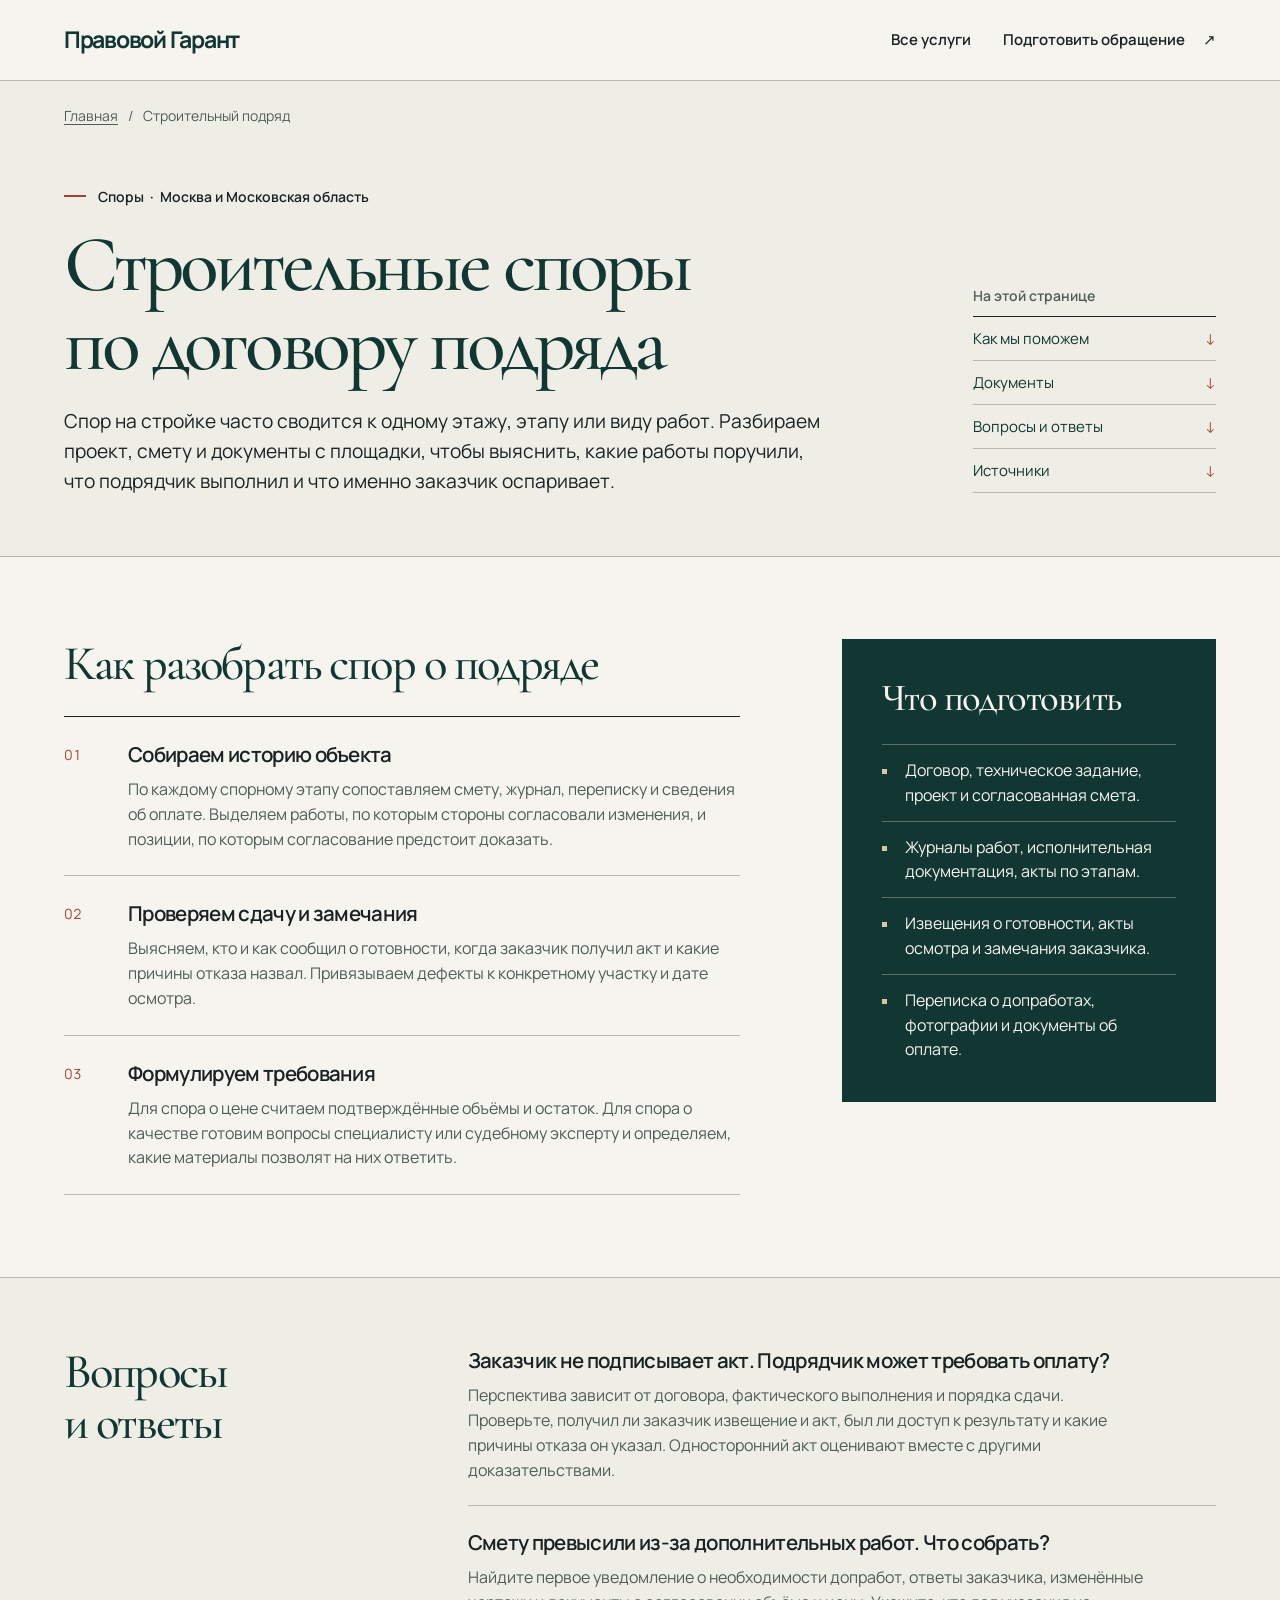
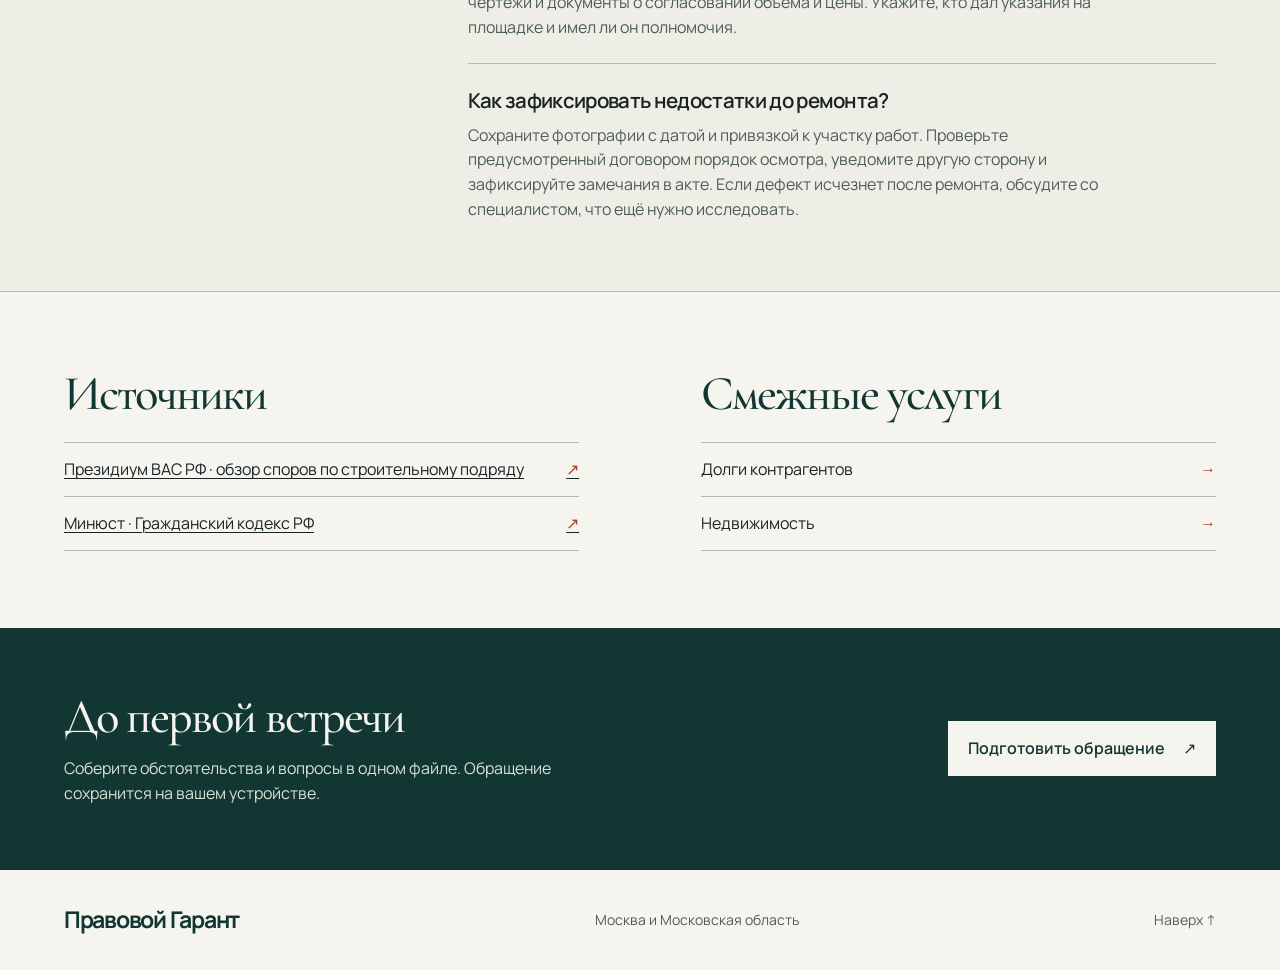
<file: uslugi/stroitelnye-spory/index.html>
<!doctype html>
<html lang="ru">
<head>
  <meta charset="utf-8">
  <meta name="robots" content="noindex, follow">
  <meta name="viewport" content="width=device-width, initial-scale=1">
  <meta name="theme-color" content="#f6f4ee">
  <title>Строительные споры в Москве и области — юрист по подряду | Правовой Гарант</title>
  <meta name="description" content="Строительные споры в Москве и Московской области. Оплата этапов, качество работ, дополнительные объёмы и сдача результата заказчику.">
  <link rel="canonical" href="https://pravovoy-garant-studio.derectim.chatgpt.site/uslugi/stroitelnye-spory/">
  <meta property="og:type" content="website">
  <meta property="og:locale" content="ru_RU">
  <meta property="og:site_name" content="Правовой Гарант">
  <meta property="og:title" content="Строительные споры в Москве и области — юрист по подряду | Правовой Гарант">
  <meta property="og:description" content="Строительные споры в Москве и Московской области. Оплата этапов, качество работ, дополнительные объёмы и сдача результата заказчику.">
  <meta property="og:url" content="https://pravovoy-garant-studio.derectim.chatgpt.site/uslugi/stroitelnye-spory/">
  <link rel="icon" href="data:,">
  <link rel="stylesheet" href="../../fonts/fonts.css">
  <link rel="stylesheet" href="../../service-page.css">
  <script type="application/ld+json">{"@context":"https://schema.org","@graph":[{"@type":"BreadcrumbList","itemListElement":[{"@type":"ListItem","position":1,"name":"Главная","item":"https://pravovoy-garant-studio.derectim.chatgpt.site/"},{"@type":"ListItem","position":2,"name":"Строительные споры по договору подряда","item":"https://pravovoy-garant-studio.derectim.chatgpt.site/uslugi/stroitelnye-spory/"}]},{"@type":"Service","@id":"https://pravovoy-garant-studio.derectim.chatgpt.site/uslugi/stroitelnye-spory/#service","name":"Строительные споры по договору подряда","description":"Строительные споры в Москве и Московской области. Оплата этапов, качество работ, дополнительные объёмы и сдача результата заказчику.","url":"https://pravovoy-garant-studio.derectim.chatgpt.site/uslugi/stroitelnye-spory/","serviceType":"Строительный подряд","provider":{"@type":"Organization","@id":"https://pravovoy-garant-studio.derectim.chatgpt.site/#firm","name":"Правовой Гарант"},"areaServed":[{"@type":"City","name":"Москва"},{"@type":"AdministrativeArea","name":"Московская область"}]}]}</script>
</head>
<body id="top">
  <a href="#main" class="skip">Перейти к содержанию</a>
  <header class="mast">
    <div class="wrap">
      <a class="wordmark" href="../../">Правовой Гарант</a>
      <nav aria-label="Основные разделы"><a href="../../#practices">Все услуги</a><a class="header-cta" href="../../?service=stroitelnye-spory#brief">Подготовить обращение <span aria-hidden="true">↗</span></a></nav>
    </div>
  </header>
  <main id="main">
    <section class="cover" aria-labelledby="service-title">
      <div class="wrap">
        <nav class="crumbs" aria-label="Хлебные крошки"><a href="../../">Главная</a><span aria-hidden="true">/</span><span aria-current="page">Строительный подряд</span></nav>
        <div class="cover-grid">
          <div class="cover-copy">
            <p class="kicker"><span class="stroke" aria-hidden="true"></span>Споры <span aria-hidden="true">·</span> Москва и Московская область</p>
            <h1 id="service-title">Строительные споры по договору подряда</h1>
            <p class="intro">Спор на стройке часто сводится к одному этажу, этапу или виду работ. Разбираем проект, смету и документы с площадки, чтобы выяснить, какие работы поручили, что подрядчик выполнил и что именно заказчик оспаривает.</p>
            <a class="mobile-brief" href="../../?service=stroitelnye-spory#brief">Подготовить обращение <span aria-hidden="true">↗</span></a>
          </div>
          <nav class="contents" aria-label="На этой странице"><p>На этой странице</p><div><a href="#work"><span>Как мы поможем</span><span class="jump-mark" aria-hidden="true">↓</span></a><a href="#documents"><span>Документы</span><span class="jump-mark" aria-hidden="true">↓</span></a><a href="#answers"><span>Вопросы и ответы</span><span class="jump-mark" aria-hidden="true">↓</span></a><a href="#sources"><span>Источники</span><span class="jump-mark" aria-hidden="true">↓</span></a></div></nav>
        </div>
      </div>
    </section>
    <div class="wrap prep-grid">
      <section id="work" aria-labelledby="work-title" class="work">
        <h2 id="work-title">Как разобрать спор о подряде</h2>
        <ol class="steps"><li><h3>Собираем историю объекта</h3><p>По каждому спорному этапу сопоставляем смету, журнал, переписку и сведения об оплате. Выделяем работы, по которым стороны согласовали изменения, и позиции, по которым согласование предстоит доказать.</p></li><li><h3>Проверяем сдачу и замечания</h3><p>Выясняем, кто и как сообщил о готовности, когда заказчик получил акт и какие причины отказа назвал. Привязываем дефекты к конкретному участку и дате осмотра.</p></li><li><h3>Формулируем требования</h3><p>Для спора о цене считаем подтверждённые объёмы и остаток. Для спора о качестве готовим вопросы специалисту или судебному эксперту и определяем, какие материалы позволят на них ответить.</p></li></ol>
      </section>
      <aside id="documents" aria-labelledby="doc-title" class="documents">
        <h2 id="doc-title">Что подготовить</h2>
        <ul><li>Договор, техническое задание, проект и согласованная смета.</li><li>Журналы работ, исполнительная документация, акты по этапам.</li><li>Извещения о готовности, акты осмотра и замечания заказчика.</li><li>Переписка о допработах, фотографии и документы об оплате.</li></ul>
      </aside>
    </div>
    <section id="answers" class="questions" aria-labelledby="answers-title">
      <div class="wrap answer-grid">
        <h2 id="answers-title">Вопросы и ответы</h2>
        <dl><div class="answer"><dt>Заказчик не подписывает акт. Подрядчик может требовать оплату?</dt><dd>Перспектива зависит от договора, фактического выполнения и порядка сдачи. Проверьте, получил ли заказчик извещение и акт, был ли доступ к результату и какие причины отказа он указал. Односторонний акт оценивают вместе с другими доказательствами.</dd></div><div class="answer"><dt>Смету превысили из-за дополнительных работ. Что собрать?</dt><dd>Найдите первое уведомление о необходимости допработ, ответы заказчика, изменённые чертежи и документы о согласовании объёма и цены. Укажите, кто дал указания на площадке и имел ли он полномочия.</dd></div><div class="answer"><dt>Как зафиксировать недостатки до ремонта?</dt><dd>Сохраните фотографии с датой и привязкой к участку работ. Проверьте предусмотренный договором порядок осмотра, уведомите другую сторону и зафиксируйте замечания в акте. Если дефект исчезнет после ремонта, обсудите со специалистом, что ещё нужно исследовать.</dd></div></dl>
      </div>
    </section>
    <div class="wrap notes-grid">
      <section id="sources" aria-labelledby="sources-title" class="sources">
        <h2 id="sources-title">Источники</h2><ul><li><a href="https://arbitr.ru/materials/3001">Президиум ВАС РФ · обзор споров по строительному подряду <span aria-hidden="true">↗</span></a></li><li><a href="https://minjust.gov.ru/ru/pages/grazhdanskij-kodeks/">Минюст · Гражданский кодекс РФ <span aria-hidden="true">↗</span></a></li></ul>
      </section>
      <section aria-labelledby="related-title" class="related">
        <h2 id="related-title">Смежные услуги</h2><ul><li><a href="../vzyskanie-dolga-s-yuridicheskogo-lica/"><span>Долги контрагентов</span><span aria-hidden="true">→</span></a></li><li><a href="../spory-o-nedvizhimosti/"><span>Недвижимость</span><span aria-hidden="true">→</span></a></li></ul>
      </section>
    </div>
    <section class="next" aria-labelledby="next-title">
      <div class="wrap next-grid">
        <div><h2 id="next-title">До первой встречи</h2><p>Соберите обстоятельства и вопросы в одном файле. Обращение сохранится на вашем устройстве.</p></div>
        <a class="button" href="../../?service=stroitelnye-spory#brief">Подготовить обращение <span aria-hidden="true">↗</span></a>
      </div>
    </section>
  </main>
  <footer class="foot"><div class="wrap"><a class="wordmark" href="../../">Правовой Гарант</a><p>Москва и Московская область</p><a class="top" href="#top">Наверх ↑</a></div></footer>
</body>
</html>
</file>
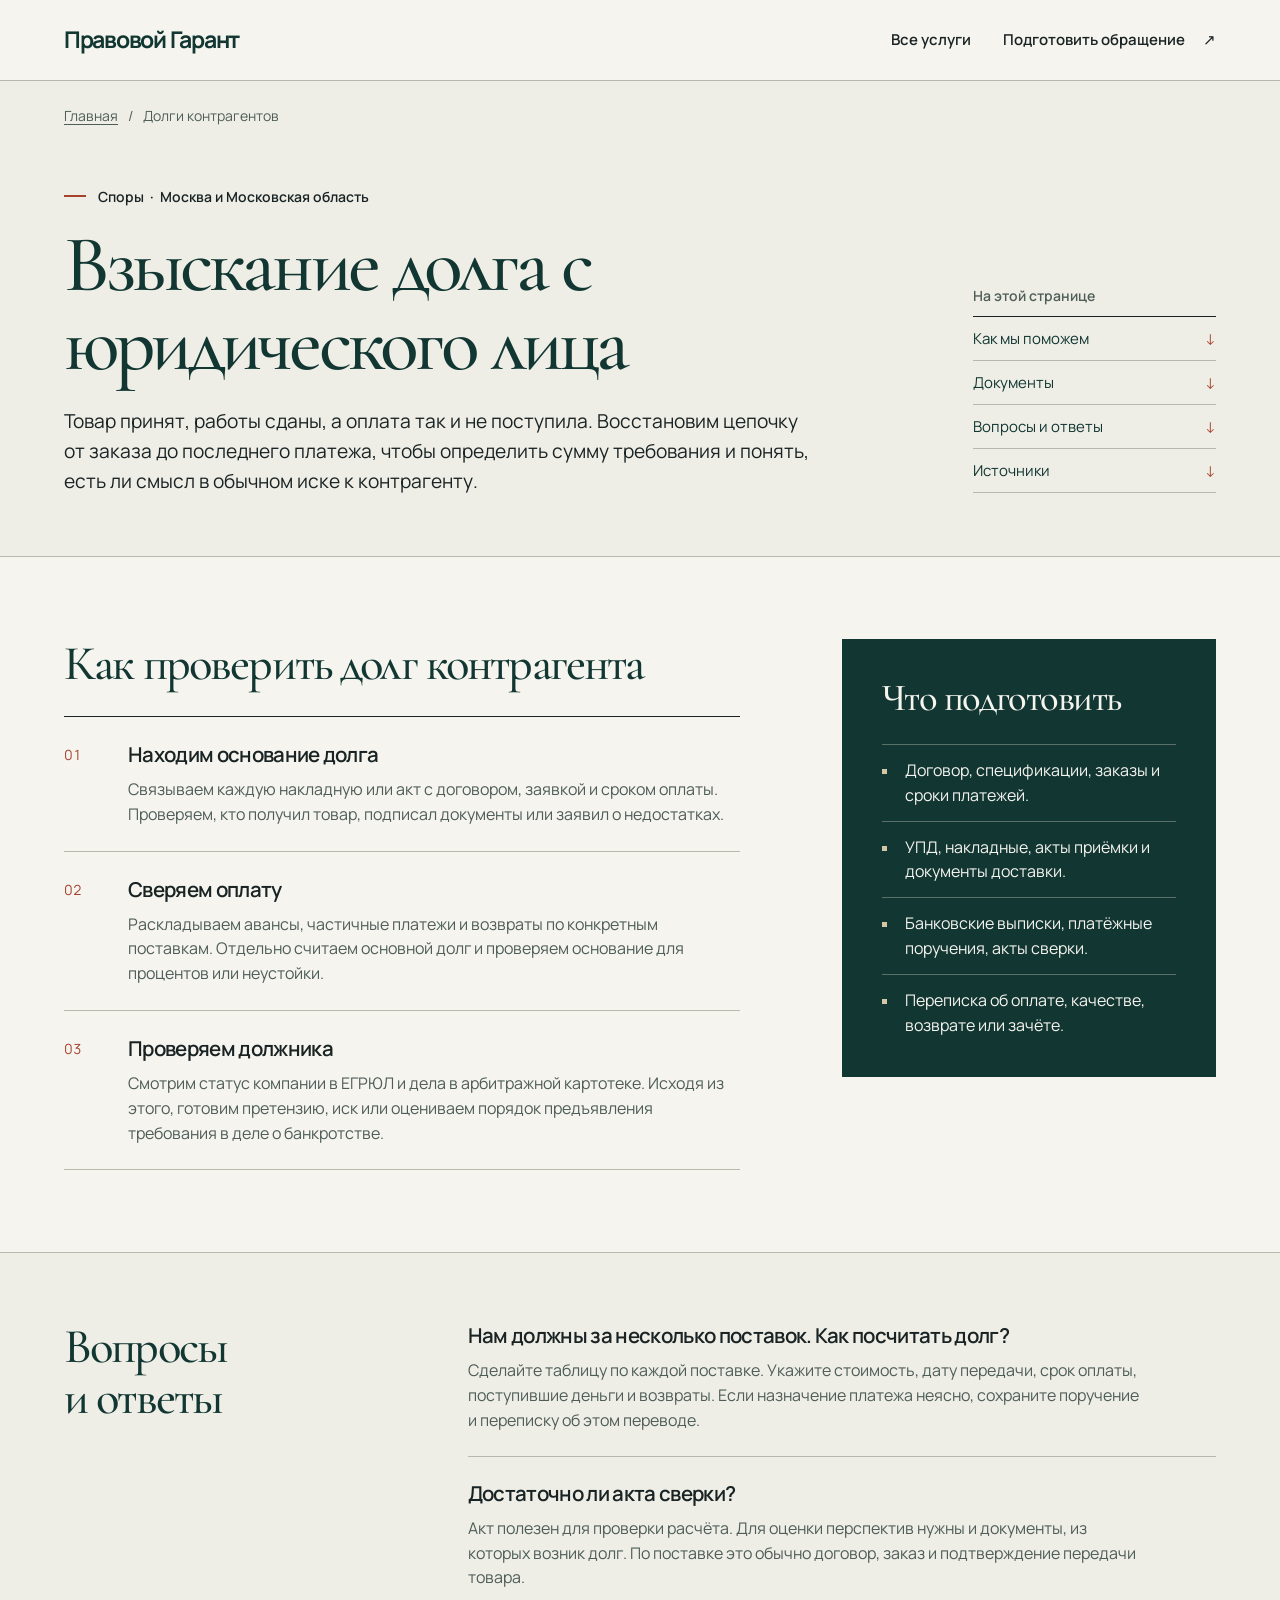
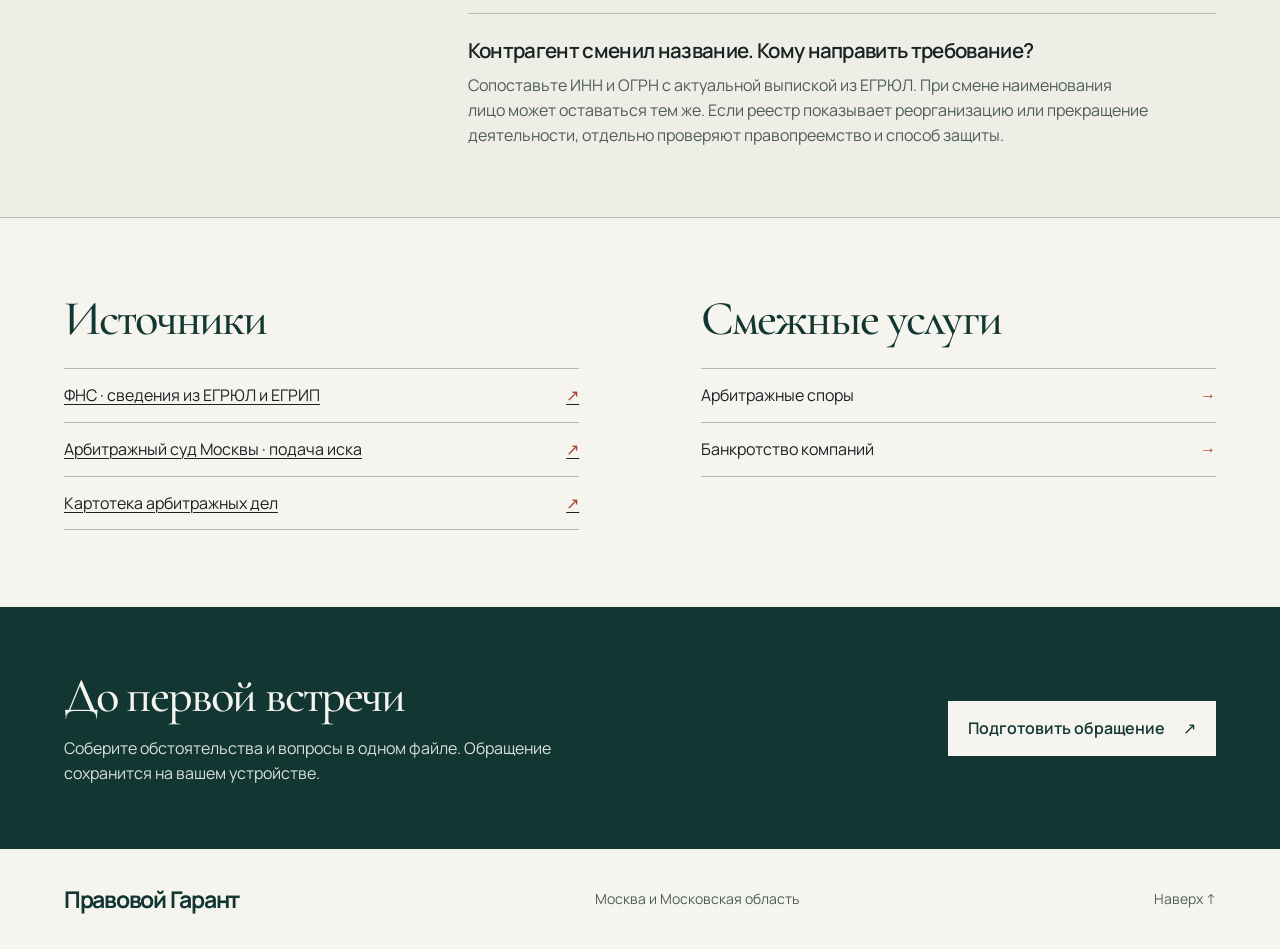
<file: uslugi/vzyskanie-dolga-s-yuridicheskogo-lica/index.html>
<!doctype html>
<html lang="ru">
<head>
  <meta charset="utf-8">
  <meta name="robots" content="noindex, follow">
  <meta name="viewport" content="width=device-width, initial-scale=1">
  <meta name="theme-color" content="#f6f4ee">
  <title>Взыскание долга с юридического лица в Москве и области | Правовой Гарант</title>
  <meta name="description" content="Взыскание задолженности с компаний в Москве и Подмосковье. Разбор поставки, услуг и неоплаченных актов, расчёт остатка и проверка статуса контрагента.">
  <link rel="canonical" href="https://pravovoy-garant-studio.derectim.chatgpt.site/uslugi/vzyskanie-dolga-s-yuridicheskogo-lica/">
  <meta property="og:type" content="website">
  <meta property="og:locale" content="ru_RU">
  <meta property="og:site_name" content="Правовой Гарант">
  <meta property="og:title" content="Взыскание долга с юридического лица в Москве и области | Правовой Гарант">
  <meta property="og:description" content="Взыскание задолженности с компаний в Москве и Подмосковье. Разбор поставки, услуг и неоплаченных актов, расчёт остатка и проверка статуса контрагента.">
  <meta property="og:url" content="https://pravovoy-garant-studio.derectim.chatgpt.site/uslugi/vzyskanie-dolga-s-yuridicheskogo-lica/">
  <link rel="icon" href="data:,">
  <link rel="stylesheet" href="../../fonts/fonts.css">
  <link rel="stylesheet" href="../../service-page.css">
  <script type="application/ld+json">{"@context":"https://schema.org","@graph":[{"@type":"BreadcrumbList","itemListElement":[{"@type":"ListItem","position":1,"name":"Главная","item":"https://pravovoy-garant-studio.derectim.chatgpt.site/"},{"@type":"ListItem","position":2,"name":"Взыскание долга с юридического лица","item":"https://pravovoy-garant-studio.derectim.chatgpt.site/uslugi/vzyskanie-dolga-s-yuridicheskogo-lica/"}]},{"@type":"Service","@id":"https://pravovoy-garant-studio.derectim.chatgpt.site/uslugi/vzyskanie-dolga-s-yuridicheskogo-lica/#service","name":"Взыскание долга с юридического лица","description":"Взыскание задолженности с компаний в Москве и Подмосковье. Разбор поставки, услуг и неоплаченных актов, расчёт остатка и проверка статуса контрагента.","url":"https://pravovoy-garant-studio.derectim.chatgpt.site/uslugi/vzyskanie-dolga-s-yuridicheskogo-lica/","serviceType":"Долги контрагентов","provider":{"@type":"Organization","@id":"https://pravovoy-garant-studio.derectim.chatgpt.site/#firm","name":"Правовой Гарант"},"areaServed":[{"@type":"City","name":"Москва"},{"@type":"AdministrativeArea","name":"Московская область"}]}]}</script>
</head>
<body id="top">
  <a href="#main" class="skip">Перейти к содержанию</a>
  <header class="mast">
    <div class="wrap">
      <a class="wordmark" href="../../">Правовой Гарант</a>
      <nav aria-label="Основные разделы"><a href="../../#practices">Все услуги</a><a class="header-cta" href="../../?service=vzyskanie-dolga-s-yuridicheskogo-lica#brief">Подготовить обращение <span aria-hidden="true">↗</span></a></nav>
    </div>
  </header>
  <main id="main">
    <section class="cover" aria-labelledby="service-title">
      <div class="wrap">
        <nav class="crumbs" aria-label="Хлебные крошки"><a href="../../">Главная</a><span aria-hidden="true">/</span><span aria-current="page">Долги контрагентов</span></nav>
        <div class="cover-grid">
          <div class="cover-copy">
            <p class="kicker"><span class="stroke" aria-hidden="true"></span>Споры <span aria-hidden="true">·</span> Москва и Московская область</p>
            <h1 id="service-title">Взыскание долга с юридического лица</h1>
            <p class="intro">Товар принят, работы сданы, а оплата так и не поступила. Восстановим цепочку от заказа до последнего платежа, чтобы определить сумму требования и понять, есть ли смысл в обычном иске к контрагенту.</p>
            <a class="mobile-brief" href="../../?service=vzyskanie-dolga-s-yuridicheskogo-lica#brief">Подготовить обращение <span aria-hidden="true">↗</span></a>
          </div>
          <nav class="contents" aria-label="На этой странице"><p>На этой странице</p><div><a href="#work"><span>Как мы поможем</span><span class="jump-mark" aria-hidden="true">↓</span></a><a href="#documents"><span>Документы</span><span class="jump-mark" aria-hidden="true">↓</span></a><a href="#answers"><span>Вопросы и ответы</span><span class="jump-mark" aria-hidden="true">↓</span></a><a href="#sources"><span>Источники</span><span class="jump-mark" aria-hidden="true">↓</span></a></div></nav>
        </div>
      </div>
    </section>
    <div class="wrap prep-grid">
      <section id="work" aria-labelledby="work-title" class="work">
        <h2 id="work-title">Как проверить долг контрагента</h2>
        <ol class="steps"><li><h3>Находим основание долга</h3><p>Связываем каждую накладную или акт с договором, заявкой и сроком оплаты. Проверяем, кто получил товар, подписал документы или заявил о недостатках.</p></li><li><h3>Сверяем оплату</h3><p>Раскладываем авансы, частичные платежи и возвраты по конкретным поставкам. Отдельно считаем основной долг и проверяем основание для процентов или неустойки.</p></li><li><h3>Проверяем должника</h3><p>Смотрим статус компании в ЕГРЮЛ и дела в арбитражной картотеке. Исходя из этого, готовим претензию, иск или оцениваем порядок предъявления требования в деле о банкротстве.</p></li></ol>
      </section>
      <aside id="documents" aria-labelledby="doc-title" class="documents">
        <h2 id="doc-title">Что подготовить</h2>
        <ul><li>Договор, спецификации, заказы и сроки платежей.</li><li>УПД, накладные, акты приёмки и документы доставки.</li><li>Банковские выписки, платёжные поручения, акты сверки.</li><li>Переписка об оплате, качестве, возврате или зачёте.</li></ul>
      </aside>
    </div>
    <section id="answers" class="questions" aria-labelledby="answers-title">
      <div class="wrap answer-grid">
        <h2 id="answers-title">Вопросы и ответы</h2>
        <dl><div class="answer"><dt>Нам должны за несколько поставок. Как посчитать долг?</dt><dd>Сделайте таблицу по каждой поставке. Укажите стоимость, дату передачи, срок оплаты, поступившие деньги и возвраты. Если назначение платежа неясно, сохраните поручение и переписку об этом переводе.</dd></div><div class="answer"><dt>Достаточно ли акта сверки?</dt><dd>Акт полезен для проверки расчёта. Для оценки перспектив нужны и документы, из которых возник долг. По поставке это обычно договор, заказ и подтверждение передачи товара.</dd></div><div class="answer"><dt>Контрагент сменил название. Кому направить требование?</dt><dd>Сопоставьте ИНН и ОГРН с актуальной выпиской из ЕГРЮЛ. При смене наименования лицо может оставаться тем же. Если реестр показывает реорганизацию или прекращение деятельности, отдельно проверяют правопреемство и способ защиты.</dd></div></dl>
      </div>
    </section>
    <div class="wrap notes-grid">
      <section id="sources" aria-labelledby="sources-title" class="sources">
        <h2 id="sources-title">Источники</h2><ul><li><a href="https://egrul.nalog.ru/">ФНС · сведения из ЕГРЮЛ и ЕГРИП <span aria-hidden="true">↗</span></a></li><li><a href="https://msk.arbitr.ru/process/petition">Арбитражный суд Москвы · подача иска <span aria-hidden="true">↗</span></a></li><li><a href="https://kad.arbitr.ru/">Картотека арбитражных дел <span aria-hidden="true">↗</span></a></li></ul>
      </section>
      <section aria-labelledby="related-title" class="related">
        <h2 id="related-title">Смежные услуги</h2><ul><li><a href="../arbitrazhnyy-yurist/"><span>Арбитражные споры</span><span aria-hidden="true">→</span></a></li><li><a href="../bankrotstvo-yuridicheskih-lic/"><span>Банкротство компаний</span><span aria-hidden="true">→</span></a></li></ul>
      </section>
    </div>
    <section class="next" aria-labelledby="next-title">
      <div class="wrap next-grid">
        <div><h2 id="next-title">До первой встречи</h2><p>Соберите обстоятельства и вопросы в одном файле. Обращение сохранится на вашем устройстве.</p></div>
        <a class="button" href="../../?service=vzyskanie-dolga-s-yuridicheskogo-lica#brief">Подготовить обращение <span aria-hidden="true">↗</span></a>
      </div>
    </section>
  </main>
  <footer class="foot"><div class="wrap"><a class="wordmark" href="../../">Правовой Гарант</a><p>Москва и Московская область</p><a class="top" href="#top">Наверх ↑</a></div></footer>
</body>
</html>
</file>
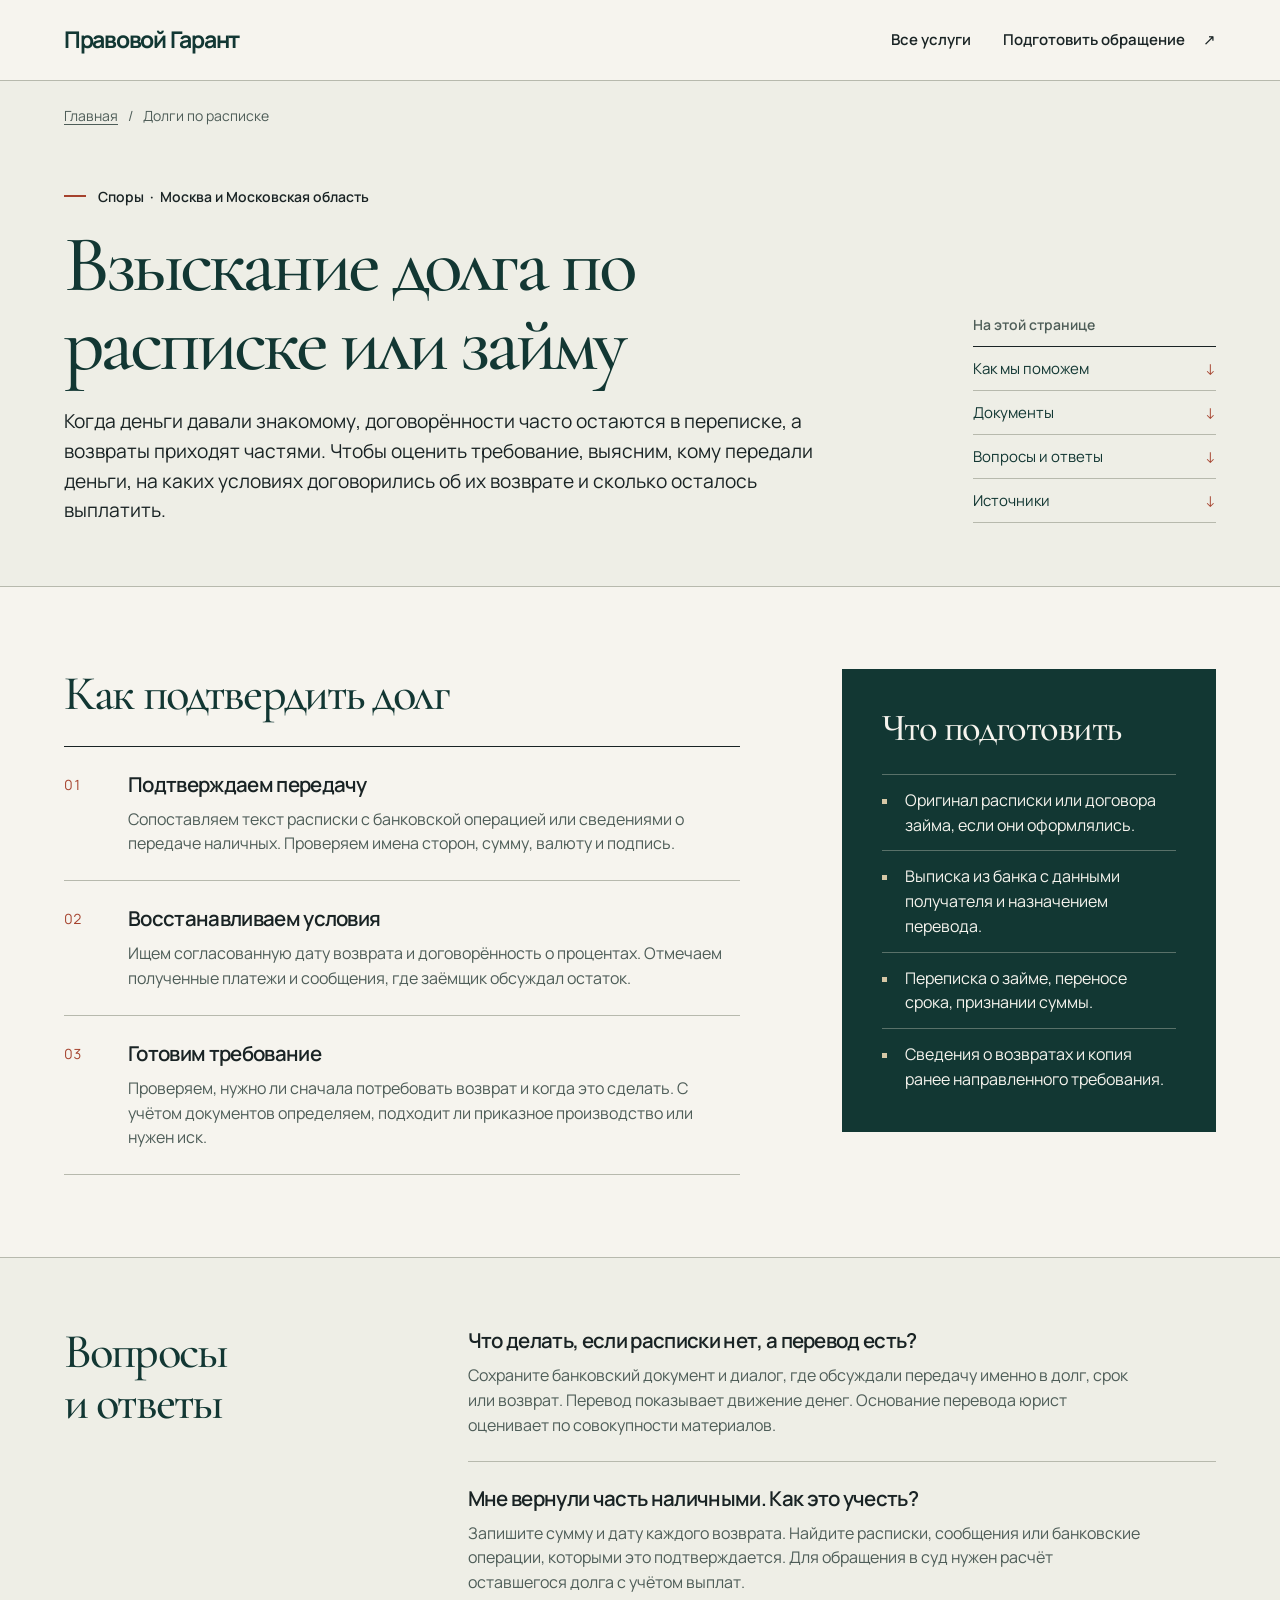
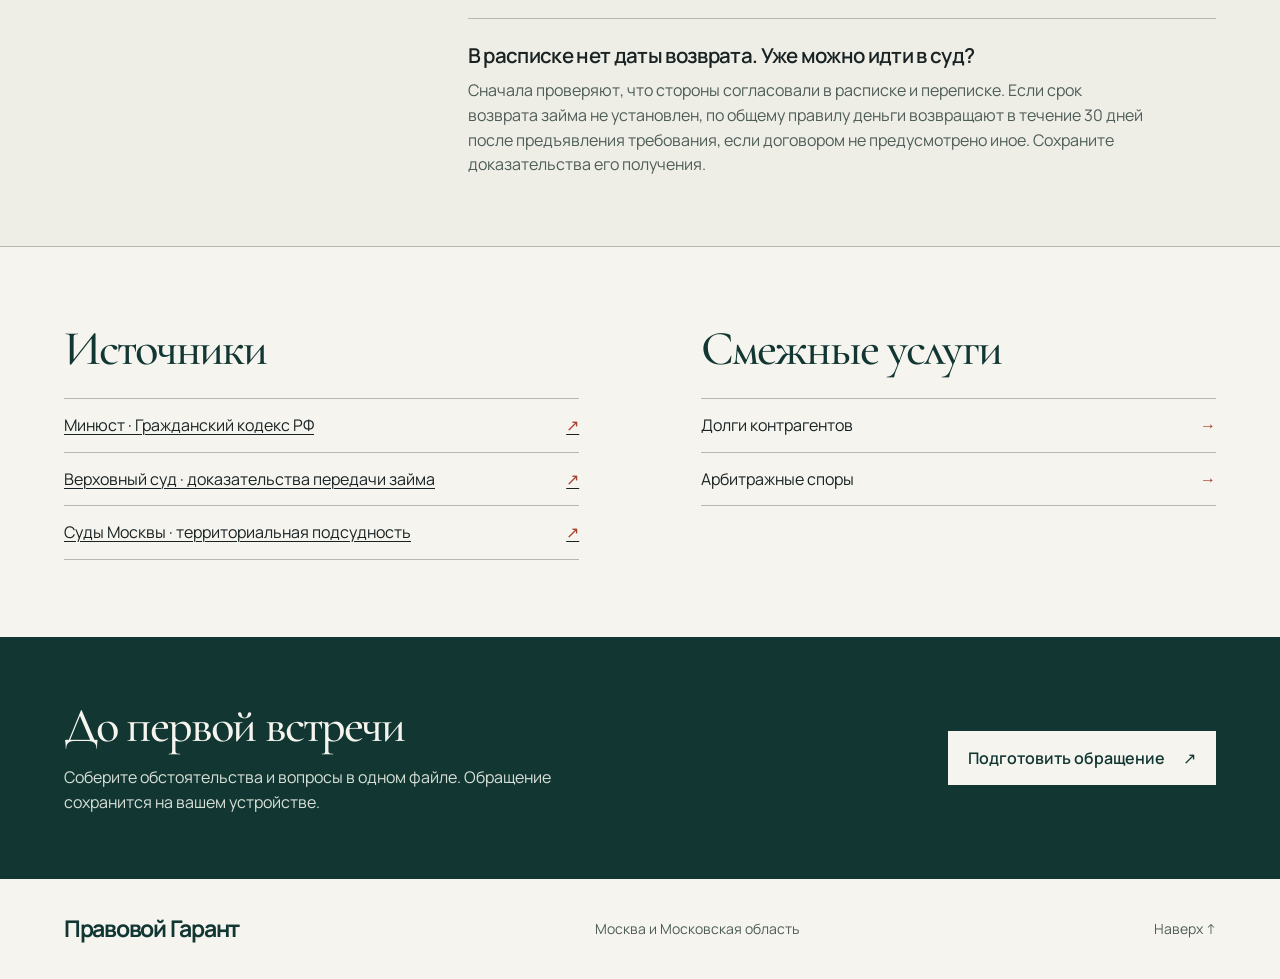
<file: uslugi/vzyskanie-dolgov/index.html>
<!doctype html>
<html lang="ru">
<head>
  <meta charset="utf-8">
  <meta name="robots" content="noindex, follow">
  <meta name="viewport" content="width=device-width, initial-scale=1">
  <meta name="theme-color" content="#f6f4ee">
  <title>Взыскание долга по расписке или договору в Москве и области | Правовой Гарант</title>
  <meta name="description" content="Разбор частных займов в Москве и Московской области. Доказательства передачи денег, частичный возврат, требование о выплате и обращение в суд.">
  <link rel="canonical" href="https://pravovoy-garant-studio.derectim.chatgpt.site/uslugi/vzyskanie-dolgov/">
  <meta property="og:type" content="website">
  <meta property="og:locale" content="ru_RU">
  <meta property="og:site_name" content="Правовой Гарант">
  <meta property="og:title" content="Взыскание долга по расписке или договору в Москве и области | Правовой Гарант">
  <meta property="og:description" content="Разбор частных займов в Москве и Московской области. Доказательства передачи денег, частичный возврат, требование о выплате и обращение в суд.">
  <meta property="og:url" content="https://pravovoy-garant-studio.derectim.chatgpt.site/uslugi/vzyskanie-dolgov/">
  <link rel="icon" href="data:,">
  <link rel="stylesheet" href="../../fonts/fonts.css">
  <link rel="stylesheet" href="../../service-page.css">
  <script type="application/ld+json">{"@context":"https://schema.org","@graph":[{"@type":"BreadcrumbList","itemListElement":[{"@type":"ListItem","position":1,"name":"Главная","item":"https://pravovoy-garant-studio.derectim.chatgpt.site/"},{"@type":"ListItem","position":2,"name":"Взыскание долга по расписке или займу","item":"https://pravovoy-garant-studio.derectim.chatgpt.site/uslugi/vzyskanie-dolgov/"}]},{"@type":"Service","@id":"https://pravovoy-garant-studio.derectim.chatgpt.site/uslugi/vzyskanie-dolgov/#service","name":"Взыскание долга по расписке или займу","description":"Разбор частных займов в Москве и Московской области. Доказательства передачи денег, частичный возврат, требование о выплате и обращение в суд.","url":"https://pravovoy-garant-studio.derectim.chatgpt.site/uslugi/vzyskanie-dolgov/","serviceType":"Долги по расписке","provider":{"@type":"Organization","@id":"https://pravovoy-garant-studio.derectim.chatgpt.site/#firm","name":"Правовой Гарант"},"areaServed":[{"@type":"City","name":"Москва"},{"@type":"AdministrativeArea","name":"Московская область"}]}]}</script>
</head>
<body id="top">
  <a href="#main" class="skip">Перейти к содержанию</a>
  <header class="mast">
    <div class="wrap">
      <a class="wordmark" href="../../">Правовой Гарант</a>
      <nav aria-label="Основные разделы"><a href="../../#practices">Все услуги</a><a class="header-cta" href="../../?service=vzyskanie-dolgov#brief">Подготовить обращение <span aria-hidden="true">↗</span></a></nav>
    </div>
  </header>
  <main id="main">
    <section class="cover" aria-labelledby="service-title">
      <div class="wrap">
        <nav class="crumbs" aria-label="Хлебные крошки"><a href="../../">Главная</a><span aria-hidden="true">/</span><span aria-current="page">Долги по расписке</span></nav>
        <div class="cover-grid">
          <div class="cover-copy">
            <p class="kicker"><span class="stroke" aria-hidden="true"></span>Споры <span aria-hidden="true">·</span> Москва и Московская область</p>
            <h1 id="service-title">Взыскание долга по расписке или займу</h1>
            <p class="intro">Когда деньги давали знакомому, договорённости часто остаются в переписке, а возвраты приходят частями. Чтобы оценить требование, выясним, кому передали деньги, на каких условиях договорились об их возврате и сколько осталось выплатить.</p>
            <a class="mobile-brief" href="../../?service=vzyskanie-dolgov#brief">Подготовить обращение <span aria-hidden="true">↗</span></a>
          </div>
          <nav class="contents" aria-label="На этой странице"><p>На этой странице</p><div><a href="#work"><span>Как мы поможем</span><span class="jump-mark" aria-hidden="true">↓</span></a><a href="#documents"><span>Документы</span><span class="jump-mark" aria-hidden="true">↓</span></a><a href="#answers"><span>Вопросы и ответы</span><span class="jump-mark" aria-hidden="true">↓</span></a><a href="#sources"><span>Источники</span><span class="jump-mark" aria-hidden="true">↓</span></a></div></nav>
        </div>
      </div>
    </section>
    <div class="wrap prep-grid">
      <section id="work" aria-labelledby="work-title" class="work">
        <h2 id="work-title">Как подтвердить долг</h2>
        <ol class="steps"><li><h3>Подтверждаем передачу</h3><p>Сопоставляем текст расписки с банковской операцией или сведениями о передаче наличных. Проверяем имена сторон, сумму, валюту и подпись.</p></li><li><h3>Восстанавливаем условия</h3><p>Ищем согласованную дату возврата и договорённость о процентах. Отмечаем полученные платежи и сообщения, где заёмщик обсуждал остаток.</p></li><li><h3>Готовим требование</h3><p>Проверяем, нужно ли сначала потребовать возврат и когда это сделать. С учётом документов определяем, подходит ли приказное производство или нужен иск.</p></li></ol>
      </section>
      <aside id="documents" aria-labelledby="doc-title" class="documents">
        <h2 id="doc-title">Что подготовить</h2>
        <ul><li>Оригинал расписки или договора займа, если они оформлялись.</li><li>Выписка из банка с данными получателя и назначением перевода.</li><li>Переписка о займе, переносе срока, признании суммы.</li><li>Сведения о возвратах и копия ранее направленного требования.</li></ul>
      </aside>
    </div>
    <section id="answers" class="questions" aria-labelledby="answers-title">
      <div class="wrap answer-grid">
        <h2 id="answers-title">Вопросы и ответы</h2>
        <dl><div class="answer"><dt>Что делать, если расписки нет, а перевод есть?</dt><dd>Сохраните банковский документ и диалог, где обсуждали передачу именно в долг, срок или возврат. Перевод показывает движение денег. Основание перевода юрист оценивает по совокупности материалов.</dd></div><div class="answer"><dt>Мне вернули часть наличными. Как это учесть?</dt><dd>Запишите сумму и дату каждого возврата. Найдите расписки, сообщения или банковские операции, которыми это подтверждается. Для обращения в суд нужен расчёт оставшегося долга с учётом выплат.</dd></div><div class="answer"><dt>В расписке нет даты возврата. Уже можно идти в суд?</dt><dd>Сначала проверяют, что стороны согласовали в расписке и переписке. Если срок возврата займа не установлен, по общему правилу деньги возвращают в течение 30 дней после предъявления требования, если договором не предусмотрено иное. Сохраните доказательства его получения.</dd></div></dl>
      </div>
    </section>
    <div class="wrap notes-grid">
      <section id="sources" aria-labelledby="sources-title" class="sources">
        <h2 id="sources-title">Источники</h2><ul><li><a href="https://minjust.gov.ru/ru/pages/grazhdanskij-kodeks/">Минюст · Гражданский кодекс РФ <span aria-hidden="true">↗</span></a></li><li><a href="https://www.vsrf.ru/files/14496/">Верховный суд · доказательства передачи займа <span aria-hidden="true">↗</span></a></li><li><a href="https://mos-gorsud.ru/territorial">Суды Москвы · территориальная подсудность <span aria-hidden="true">↗</span></a></li></ul>
      </section>
      <section aria-labelledby="related-title" class="related">
        <h2 id="related-title">Смежные услуги</h2><ul><li><a href="../vzyskanie-dolga-s-yuridicheskogo-lica/"><span>Долги контрагентов</span><span aria-hidden="true">→</span></a></li><li><a href="../arbitrazhnyy-yurist/"><span>Арбитражные споры</span><span aria-hidden="true">→</span></a></li></ul>
      </section>
    </div>
    <section class="next" aria-labelledby="next-title">
      <div class="wrap next-grid">
        <div><h2 id="next-title">До первой встречи</h2><p>Соберите обстоятельства и вопросы в одном файле. Обращение сохранится на вашем устройстве.</p></div>
        <a class="button" href="../../?service=vzyskanie-dolgov#brief">Подготовить обращение <span aria-hidden="true">↗</span></a>
      </div>
    </section>
  </main>
  <footer class="foot"><div class="wrap"><a class="wordmark" href="../../">Правовой Гарант</a><p>Москва и Московская область</p><a class="top" href="#top">Наверх ↑</a></div></footer>
</body>
</html>
</file>
<file: fonts/fonts.css>
@font-face {
  font-family: 'Manrope';
  font-style: normal;
  font-weight: 400 700;
  font-display: swap;
  src: url(manrope-cyrillic.woff2) format('woff2');
  unicode-range: U+0301, U+0400-045F, U+0490-0491, U+04B0-04B1, U+2116;
}
@font-face {
  font-family: 'Manrope';
  font-style: normal;
  font-weight: 400 700;
  font-display: swap;
  src: url(manrope-latin.woff2) format('woff2');
  unicode-range: U+0000-00FF, U+0131, U+0152-0153, U+02BB-02BC, U+02C6, U+02DA, U+02DC, U+0304, U+0308, U+0329, U+2000-206F, U+20AC, U+2122, U+2191, U+2193, U+2212, U+2215, U+FEFF, U+FFFD;
}

@font-face {
  font-family: 'Cormorant Garamond';
  font-weight: 500;
  font-style: normal;
  font-display: swap;
  src: url(cormorant-cyrillic.woff2) format('woff2');
  unicode-range: U+0301, U+0400-045F, U+0490-0491, U+04B0-04B1, U+2116;
}
@font-face {
  font-family: 'Cormorant Garamond';
  font-weight: 500;
  font-style: normal;
  font-display: swap;
  src: url(cormorant-latin.woff2) format('woff2');
  unicode-range: U+0000-00FF, U+0131, U+0152-0153, U+02BB-02BC, U+02C6, U+02DA, U+02DC, U+0304, U+0308, U+0329, U+2000-206F, U+20AC, U+2122, U+2191, U+2193, U+2212, U+2215, U+FEFF, U+FFFD;
}
</file>
<file: style.css>
:root {
  --ink: #17191c;
  --action: #284ac2;
  --muted: #555961;
  --rule: #c8c9c6;
  --paper: #fff;
  --mist: #f6f5f1;
  --sans: Manrope, Arial, sans-serif;
  font-family: var(--sans);
  color: var(--ink);
  background: var(--paper);
  font-synthesis: none;
}
*, *::before, *::after { box-sizing: border-box; }
body { margin: 0; font-size: 16px; -webkit-font-smoothing: antialiased; }
html { scrollbar-gutter: stable; }
html:has(dialog[open]) { overflow: hidden; }
button,input,textarea,select { font: inherit; color: inherit; }
button,summary { cursor: pointer; }
a { color: inherit; text-decoration: none; }
button,a { -webkit-tap-highlight-color: transparent; }
img,svg { display: block; }
h1,h2,h3,h4,h5,h6 { font-style: normal; }
:focus-visible { outline: 3px solid var(--action); outline-offset: 4px; }
[hidden] { display: none !important; }
::selection { background: #d8e1ff; color: #121b38; }
.container { width: min(91.5%,1580px); margin-inline: auto; }
.skip { position: fixed; z-index: 101; top: 8px; left: 12px; padding: 12px 18px; background: var(--paper); transform: translateY(-160%); }
.skip:focus { transform: none; }
.icon { display: inline-block; width: 21px; height: 21px; flex: 0 0 auto; background: currentColor; mask: var(--icon) center / contain no-repeat; }
.arrow-ne { --icon: url('[data-uri]'); }
.arrow-down { --icon: url('[data-uri]'); }
.arrow-up { --icon: url('[data-uri]'); }
.down-chevron { --icon: url('[data-uri]'); }
.scale { --icon: url('[data-uri]'); }
.shield { --icon: url('[data-uri]'); }
.briefcase { --icon: url('[data-uri]'); }
.home { --icon: url('[data-uri]'); }
.doc { --icon: url('[data-uri]'); }
.hamburger { --icon: url('[data-uri]'); }
.download { --icon: url('[data-uri]'); }
.firm-header { background: #fff; }
.header-inner { display: flex; align-items: center; justify-content: space-between; min-height: clamp(74px,5.6vw,96px); gap: 24px; border-bottom: 1px solid var(--ink); }
.firm-brand { display: inline-flex; align-items: center; min-height: 44px; font: 600 clamp(18px,1.45vw,23px)/1.2 var(--sans); letter-spacing: -.035em; }
.header-nav,.header-actions { display: flex; align-items: center; }
.header-nav { gap: clamp(18px,2.15vw,36px); }
.header-nav a,.header-contact,.menu-trigger { display: inline-flex; align-items: center; justify-content: center; min-height: 44px; font-size: 15px; font-weight: 560; }
.header-actions { gap: 18px; }
.header-contact { color: white; border-radius: 25px; background: var(--ink); padding: 10px 18px; gap: 15px; }
.header-contact .icon,.case-source .icon { width: 17px; height: 17px; }
.header-contact:hover { background: #343741; }
.header-nav a:hover,.footer-links a:hover,.menu-panel nav a:hover { text-decoration: underline; text-underline-offset: 5px; }
.menu-trigger { gap: 7px; }
.menu-trigger > span { display: inline-block; width: 17px; height: 9px; border-block: 1.5px solid currentColor; }
.intake { background: #fff; }
.intake > .container { padding-top: clamp(26px,3.1vw,52px); }
.intake-main { display: grid; grid-template-columns: minmax(0,1fr) minmax(0,1.05fr); column-gap: clamp(32px,5.7vw,98px); align-items: center; }
.hero-title { margin: 0 0 19px -.048em; font: 550 clamp(53px,5.55vw,99px)/1.015 var(--sans); letter-spacing: -.058em; }
.hero-summary > p { margin: 0; max-width: 36ch; color: var(--muted); font: 450 clamp(17px,1.22vw,21px)/1.55 var(--sans); }
.intake-scene { display: none; margin: 0; }
.scene-money { display: block; }
.money-note { display: none; }
.intake[data-selected-route="route-money"] .money-note { display: inline; }
.intake[data-selected-route="route-money"] .general-note { display: none; }
.intake[data-selected-route="route-asset"] .scene-money,.intake[data-selected-route="route-business"] .scene-money { display: none; }
.intake[data-selected-route="route-asset"] .scene-asset,.intake[data-selected-route="route-business"] .scene-business { display: block; }
.scene-pair { display: grid; grid-template-columns: minmax(0,1fr) 24%; gap: 9px; align-items: end; }
.scene-frame,.scene-small { overflow: hidden; background: #e5e5e3; }
.scene-frame { height: clamp(218px,18.5vw,336px); }
.scene-small { height: clamp(135px,12.5vw,219px); }
.scene-pair img { display: block; width: 100%; height: 100%; object-fit: cover; }
.scene-money .scene-frame img { object-position: 45% 58%; }
.scene-business .scene-frame img { object-position: 43% 66%; }
.intake-scene figcaption { color: var(--muted); font: 450 14px/1.45 var(--sans); margin-top: 10px; min-height: 2.9em; max-width: 61ch; }
.route-options { position: relative; display: grid; grid-template-columns: repeat(4,minmax(0,1fr)); gap: 1px; margin: clamp(24px,2.5vw,44px) 0 0; padding: 0; border: 1px solid var(--rule); background: var(--rule); min-width: 0; }
.route-options legend { position: absolute; width: 1px; height: 1px; overflow: hidden; clip-path: inset(50%); }
.route-options label { position: relative; display: block; min-width: 0; cursor: pointer; background: #fff; }
.route-options input { position: absolute; width: 1px; height: 1px; overflow: hidden; clip-path: inset(50%); }
.route-options span { display: flex; align-items: center; gap: 13px; min-height: 58px; padding: 12px clamp(13px,1.45vw,24px); font: 550 clamp(15px,1.12vw,19px)/1.3 var(--sans); letter-spacing: -.018em; }
.route-options span::before { content: ''; box-sizing: border-box; width: 12px; height: 12px; flex: 0 0 auto; border: 1px solid #96999f; border-radius: 50%; }
.route-options input:checked + span { color: white; background: var(--action); }
.route-options input:checked + span::before { border: 3px solid white; background: var(--action); }
.route-options input:focus-visible + span { outline: 2px solid var(--ink); outline-offset: 2px; position: relative; z-index: 1; }
.route-options label:hover input:not(:checked) + span { background: #f1f3f7; }
.plain-link { display: inline-flex; align-items: center; min-height: 44px; color: var(--action); text-decoration: underline; }
.closing { padding-block: clamp(47px,6.5vw,110px); }
.closing { color: #f8f8f5; background: #202226; }
.closing .container { position: relative; }
.closing h2 { font: 550 clamp(40px,5.8vw,96px)/1.05 var(--sans); letter-spacing: -.055em; margin: 0; }
.closing .container > p { font-size: clamp(16px,1.25vw,21px); line-height: 1.55; color: #d1d2d0; max-width: 43ch; margin: 23px 0; }
.primary,.light-btn { display: inline-flex; align-items: center; justify-content: center; gap: 20px; min-height: 46px; padding: 12px 20px; border-radius: 25px; border: 1px solid transparent; font: 600 15px/1.3 var(--sans); }
.primary { background: var(--action); color: #fff; }
.primary:hover { background: #1639a3; }
.light-btn { background: #f5f5f1; color: #16181a; }
.light-btn:hover { background: #dce4fa; }
.prep { max-width: 45ch; margin-top: 15px; font-size: 15px; line-height: 1.55; }
.prep summary { padding-block: 10px; min-height: 44px; }
.prep ul { padding-left: 22px; margin: 6px 0; }
.prep li + li { margin-top: 7px; }
footer { background: white; padding-block: 32px; }
.footer-brand { font-size: 19px; }
.footer-links { display: flex; align-items: center; flex-wrap: wrap; gap: 0 25px; padding-block: 14px; }
.footer-links a { display: inline-flex; align-items: center; min-height: 44px; font-size: 15px; }
footer p { margin: 0; font-size: 14px; color: var(--muted); }
.dock { display: none; }
.site-menu,.brief-dialog { padding: 0; border: 0; overscroll-behavior: contain; color: var(--ink); background: #fafaf7; }
:is(.site-menu,.brief-dialog):not([open]) { display: none; }
.site-menu::backdrop,.brief-dialog::backdrop { background: #13151aa6; }
.site-menu,.brief-dialog { width: min(563px,calc(100% - 24px)); max-width: 100vw; max-height: 92dvh; }
.menu-panel,.form-sheet { position: relative; padding: clamp(25px,3vw,48px); }
.menu-head { display: flex; align-items: center; justify-content: space-between; gap: 15px; margin-bottom: 16px; }
#menu-title { font: 580 28px/1.1 var(--sans); letter-spacing: -.04em; }
.menu-head button { display: inline-flex; align-items: center; gap: 8px; padding: 8px 0 8px 10px; min-height: 44px; border: 0; background: transparent; font: 500 14px var(--sans); }
.menu-head button span { font-size: 24px; }
.menu-panel nav a { display: block; min-height: 46px; padding: 12px 0; border-bottom: 1px solid var(--rule); font-size: 18px; font-weight: 570; }
.menu-catalog { margin-top: 15px; }
.menu-catalog summary { min-height: 44px; padding: 11px 0; }
#menu-categories a,#menu-categories summary { display: block; min-height: 44px; border-top: 1px solid var(--rule); padding: 11px 0; font-size: 15px; line-height: 1.45; }
#menu-categories details a { padding-left: 16px; color: var(--action); }
#menu-categories summary::after { content: '+'; margin-left: 10px; }
#menu-categories details[open] summary::after { content: '−'; }
.dismiss { position: absolute; top: 9px; right: 10px; width: 44px; height: 44px; border: 0; background: transparent; }
.dismiss span { position: absolute; top: 50%; left: 13px; width: 18px; height: 1.5px; background: var(--ink); transform: rotate(45deg); }
.dismiss span + span { transform: rotate(-45deg); }
.form-sheet .eyebrow { color: var(--muted); font-size: 14px; margin: 0; padding-right: 32px; }
.form-sheet h2 { font: 550 clamp(31px,3vw,48px)/1.07 var(--sans); letter-spacing: -.05em; margin: 16px 0 10px; }
.form-note,#form-status { font-size: 15px; line-height: 1.5; color: var(--muted); }
.form-sheet form { display: flex; flex-direction: column; }
.form-sheet label { margin: 13px 0 7px; font-size: 15px; font-weight: 600; }
.form-sheet label span { font-weight: 450; font-size: 14px; color: var(--muted); }
.form-sheet :is(input,select,textarea) { width: 100%; min-height: 45px; border: 1px solid #a6a6a2; background: white; padding: 10px; border-radius: 0; font-size: 16px; }
.form-sheet textarea { resize: vertical; line-height: 1.5; }
.save-btn { align-self: start; margin-top: 18px; }
#form-status:empty { display: none; }
@media (min-width:761px) and (max-width:1110px) {
  .container { width: 93%; }
  .header-nav { gap: 14px; }
  .header-nav a:last-child { display: none; }
  .header-actions { gap: 11px; }
  .header-contact { padding-inline: 12px; gap: 8px; }
  .header-nav a,.header-contact { font-size: 14px; }
  .intake-main { gap: 23px; }
  .hero-title { font-size: clamp(43px,5.7vw,64px); }
  .scene-frame { height: clamp(180px,20vw,225px); }
  .scene-small { height: clamp(118px,13vw,145px); }
  .route-options span { padding-inline: 12px; gap: 8px; }
}
@media (max-width:760px) {
  html { scroll-padding-bottom: 70px; }
  body { padding-bottom: calc(62px + env(safe-area-inset-bottom,0px)); }
  .container { width: calc(100% - 36px); }
  .header-inner { min-height: 62px; gap: 12px; }
  .header-nav,.header-contact { display: none; }
  .menu-trigger { font-size: 14px; }
  .intake > .container { padding-top: 24px; }
  .intake-main { grid-template-columns: 1fr; gap: 17px; }
  .hero-title { font-size: clamp(44px,10.3vw,63px); letter-spacing: -.048em; margin-bottom: 10px; }
  .hero-title br { display: none; }
  .hero-summary > p { font-size: 16px; line-height: 1.45; max-width: 47ch; }
  .scene-pair { grid-template-columns: minmax(0,1fr) 25%; gap: 7px; }
  .scene-frame { height: clamp(130px,33vw,195px); }
  .scene-small { height: clamp(90px,22vw,137px); }
  .intake-scene figcaption { margin-top: 7px; min-height: 0; font-size: 14px; }
  .route-options { grid-template-columns: repeat(2,minmax(0,1fr)); margin-top: 15px; }
  .route-options span { min-height: 47px; padding: 8px 11px; gap: 8px; font-size: 15px; }
  .dock { position: fixed; z-index: 8; inset: auto 0 0; display: grid; grid-template-columns: repeat(3,1fr); padding: 3px 8px calc(3px + env(safe-area-inset-bottom,0px)); background: #fff; border-top: 1px solid var(--rule); }
  .dock a { min-height: 54px; display: flex; align-items: center; justify-content: center; flex-direction: column; gap: 2px; color: var(--muted); font-size: 14px; }
  .dock a.current { color: var(--action); font-weight: 650; }
  .dock .icon { width: 19px; height: 19px; }
  .brief-dialog,.site-menu { width: 100%; max-width: 100vw; max-height: 94dvh; margin: auto 0 0; }
}
@media (max-width:370px) {
  .container { width: calc(100% - 28px); }
  .route-options span { font-size: 14px; padding-inline: 8px; }
}
@media (prefers-reduced-motion:reduce) {
  *,*::before,*::after { transition: none !important; scroll-behavior: auto !important; }
}
</file>
<file: example.css>
.method {
  --method-paper: #f6f5f1;
  --method-ink: #17191c;
  --method-quiet: #535760;
  --method-rule: #c2c4c2;
  --method-action: #284ac2;
  padding-block: clamp(48px, 5.5vw, 94px);
  background: var(--method-paper);
  color: var(--method-ink);
  font-family: Manrope, Arial, sans-serif;
}

.method-overview {
  display: grid;
  grid-template-columns: minmax(0, .87fr) minmax(0, 1.13fr);
  align-items: start;
  column-gap: clamp(28px, 7vw, 100px);
}

.method h2 {
  margin: 0;
  font: normal 550 clamp(35px, 4.25vw, 66px)/1.04 Manrope, Arial, sans-serif;
  letter-spacing: -.052em;
}

.method-intro p, .material-lead {
  color: var(--method-quiet);
  font-size: clamp(16px, 1.14vw, 19px);
  line-height: 1.58;
}

.method-intro p { max-width: 41ch; margin: 15px 0 0; }
.method-steps { padding: 0; margin: 0; list-style: none; counter-reset: method-step; }
.method-steps li {
  counter-increment: method-step;
  position: relative;
  padding: 11px 0 11px 40px;
  border-top: 1px solid var(--method-rule);
  color: var(--method-quiet);
  font-size: 16px;
  line-height: 1.5;
}

.method-steps li::before {
  content: counter(method-step, decimal-leading-zero);
  position: absolute;
  left: 0;
  top: 13px;
  font-size: 14px;
  font-variant-numeric: tabular-nums;
}

.method-steps li strong { font-weight: 650; color: var(--method-ink); }
.method-materials { margin-top: clamp(26px, 3.5vw, 52px); border-top: 1px solid var(--method-ink); }
.method-material { border-bottom: 1px solid var(--method-rule); scroll-margin-top: 22px; }
.method-material > summary {
  display: grid;
  grid-template-columns: minmax(126px, .37fr) minmax(0, 1.35fr) auto;
  align-items: center;
  gap: 16px;
  min-height: 72px;
  padding: 16px 0;
  list-style: none;
  cursor: pointer;
}
.method-material > summary::-webkit-details-marker { display: none; }
.method-material > summary::marker { content: ''; }
.material-kind { color: var(--method-quiet); font-size: 14px; font-weight: 550; line-height: 1.4; }
.material-name { font: normal 550 clamp(19px, 1.8vw, 31px)/1.2 Manrope, Arial, sans-serif; letter-spacing: -.034em; }
.material-cue { position: relative; width: 28px; height: 28px; border: 1px solid #939996; border-radius: 50%; }
.material-cue::before, .material-cue::after { content: ''; position: absolute; top: 50%; left: 7px; right: 7px; height: 1px; background: currentColor; }
.material-cue::after { transform: rotate(90deg); }
.method-material[open] .material-cue::after { display: none; }
.method-material[open] .material-cue { background: var(--method-ink); border-color: var(--method-ink); color: white; }
.method :focus-visible { outline: 2px solid var(--method-action); outline-offset: 3px; }
.material-body { padding: 3px 0 clamp(24px, 2.5vw, 40px); }
.material-lead { max-width: 70ch; margin: 0 0 16px; }
.material-court,.material-credit { margin: 0 0 9px; color: var(--method-quiet); font-size: 14px; line-height: 1.5; }
.material-source { display: inline-flex; align-items: center; gap: 10px; min-height: 44px; color: var(--method-action); font-size: 15px; font-weight: 600; }
.material-source > .icon { width: 17px; height: 17px; }
.material-credit { margin: 7px 0 0; }

.example-replay { min-width: 0; margin: 20px 0 0; padding: 0; border: 0; }
.example-replay legend { margin: 0 0 14px; padding: 0; font-size: 14px; color: var(--method-quiet); font-weight: 600; }
.example-track { position: relative; display: grid; grid-template-columns: repeat(3, minmax(0, 1fr)); }
.example-choice { position: absolute; width: 1px; height: 1px; padding: 0; margin: -1px; border: 0; clip-path: inset(50%); overflow: hidden; }
.example-choice + label { display: grid; align-content: start; min-height: 61px; gap: 4px; padding: 9px 8px 13px 0; border-top: 2px solid var(--method-rule); cursor: pointer; color: var(--method-quiet); }
.example-choice:checked + label { border-color: var(--method-action); color: var(--method-action); }
.example-choice:focus-visible + label { outline: 2px solid var(--method-action); outline-offset: 2px; }
.example-date { font: normal 550 clamp(20px, 1.8vw, 28px)/1.15 Manrope, Arial, sans-serif; }
.example-event { font-size: 14px; line-height: 1.4; }
.example-records { grid-column: 1 / -1; border-top: 1px solid var(--method-rule); padding-top: 22px; }
.example-record { display: none; grid-template-columns: minmax(0,.85fr) minmax(0,1.15fr); grid-template-rows: auto 1fr; gap: 0 6%; }
#example-handover:checked ~ .example-records #example-handover-record,
#example-acceptance:checked ~ .example-records #example-acceptance-record,
#example-payment:checked ~ .example-records #example-payment-record { display: grid; }
.example-record h3 { font: normal 550 clamp(22px, 2vw, 33px)/1.2 Manrope, Arial, sans-serif; letter-spacing: -.036em; margin: 0; color: var(--method-ink); }
.example-record > p { grid-column: 1; font-size: 16px; line-height: 1.55; margin: 10px 0 0; color: var(--method-quiet); }
.example-record dl { grid-column: 2; grid-row: 1 / span 2; margin: 0; }
.example-record dt { font-size: 14px; font-weight: 650; }
.example-record dd { margin: 5px 0 0; color: var(--method-quiet); font-size: 16px; line-height: 1.55; }
.example-record dd + dt { margin-top: 13px; }
@media (hover: hover) {
  .method-material > summary:hover .material-name,.material-source:hover { text-decoration: underline; text-underline-offset: .17em; text-decoration-thickness: 1px; }
}
@media (max-width: 730px) {
  .method-overview { grid-template-columns: 1fr; gap: 20px; }
  .method-intro p { max-width: 60ch; }
  .method-steps li { padding-left: 29px; }
  .method-material > summary { grid-template-columns: minmax(0, 1fr) auto; gap: 4px 12px; }
  .material-kind, .material-name { grid-column: 1; }
  .material-cue { grid-column: 2; grid-row: 1 / span 2; }
  .example-record { grid-template-columns: 1fr; }
  .example-record dl { grid-column: 1; grid-row: auto; margin-top: 16px; }
}
</file>
<file: editorial.css>
:root {
  --ink: #192324; --muted: #505c58; --rule: #c3c3b7; --paper: #f6f4ee;
  --action: #123733; --rust: #9a3d29; --serif: "Cormorant Garamond", Georgia, serif;
}
html { scroll-behavior: smooth; }
body, .firm-header, footer { background: var(--paper); }
.container { width: min(90%, 1480px); }
.firm-brand { font-weight: 700; letter-spacing: -.055em; color: var(--action); font-size: clamp(20px,1.8vw,27px); }
.header-inner { border: 0; min-height: 80px; }
.header-nav { gap: clamp(22px,2.6vw,48px); }
.header-contact,.primary,.light-btn { border-radius: 2px; }
.header-contact,.primary { background: var(--action); }
.header-contact:hover,.primary:hover { background: #244b44; }
.header-nav a:hover,.text-link:hover { color: var(--rust); }
.menu-trigger { display: none; }
.edition-cover { position: relative; display: grid; grid-template-columns: 52% 48%; background: #153832; color: #f6f4e9; }
.cover-type { padding: clamp(35px,3.7vw,70px) clamp(36px,4.4vw,90px) clamp(43px,4.1vw,78px) max(5vw,calc((100vw - 1480px)/2)); align-self: center; }
.cover-eyebrow { margin: 0; font-size: 14px; font-weight: 650; line-height: 1.5; letter-spacing: .095em; text-transform: uppercase; }
.cover-eyebrow { display: flex; align-items:center; gap: 12px; color: #d8ddcc; }
.cover-eyebrow::before { content:""; flex: 0 0 31px; height: 2px; background: #d29877; }
.cover-type h1 { margin: clamp(26px,3.0vw,53px) 0 0 -.043em; font: 500 clamp(65px,6.9vw,128px)/.91 var(--serif); letter-spacing: -.052em; }
.cover-deck { margin: clamp(20px,2.3vw,38px) 0 0; max-width: 42ch; font: 450 clamp(16px,1.18vw,20px)/1.58 var(--sans); color: #e1e7dd; }
.cover-action { display: inline-flex; align-items: center; gap: 16px; font: 650 15px/1.35 var(--sans); }
.cover-action { margin-top: clamp(22px,2.3vw,38px); padding: 13px 18px; min-height: 47px; border: 1px solid #b4c9ba; }
.cover-action:hover { color: #123733; background: #f6f4ee; }
.cover-action span { font-size: 21px; line-height: 1; transition: transform .25s ease; }
.cover-action:hover span { transform: translateY(3px); }
.cover-city { margin: 0; position: relative; min-height: 100%; overflow: hidden; background: #556761; }
.city-window { position: absolute; inset: 0; }
.city-window img { width: 100%; height: 100%; object-fit: cover; object-position: 65% 52%; filter: saturate(.57) contrast(1.04); }
.cover-city figcaption { position: absolute; bottom: 0; right: 0; left: 0; display: flex; justify-content: space-between; flex-wrap: wrap; column-gap: 10px; padding: 33px clamp(18px,2vw,40px) 16px; background: linear-gradient(transparent,rgba(10,25,24,.86)); color: white; font-size: 14px; font-weight: 550; }
.closing h2 { margin: 0 0 0 -.035em; font: 500 clamp(48px,5.2vw,87px)/.99 var(--serif); letter-spacing: -.045em; }
.closing { background: var(--action); }
.closing .container > p { color:#e0e6df; }
footer { border-top: 1px solid var(--rule); }
@media(min-width:1800px) { .edition-cover { grid-template-columns: 50% 50%; } }
@media(max-width:980px) {
  .header-nav { gap: 17px; }
  .header-nav a:last-child { display: none; }
  .cover-type { padding-right: 26px; }
  .cover-type h1 { font-size: clamp(53px,7.1vw,76px); }
}
@media(max-width:760px) {
  .container { width: calc(100% - 36px); }
  .header-inner { min-height: 63px; }
  .menu-trigger { display: inline-flex; }
  .edition-cover { grid-template-columns: minmax(0,1fr); }
  .cover-type { padding: 34px 18px 27px; }
  .cover-type h1 { font-size: clamp(53px,11.8vw,77px); max-width: 12ch; line-height: .94; margin-top: 22px; }
  .cover-deck { margin-top: 17px; line-height: 1.5; max-width: 45ch; }
  .cover-action { margin-top: 18px; min-height: 44px; padding: 10px 14px; }
  .cover-city { height: clamp(165px,44vw,274px); min-height: 0; }
  .cover-city figcaption { padding: 22px 16px 9px; }
  .city-window img { object-position: 65% 48%; }
  .dock { background: #f6f4ee; }
}
@media(max-width:360px) {
  .container { width:calc(100% - 28px); }
  .cover-type { padding-inline:14px; }
  .cover-type h1 { font-size:50px; }
}
@media(prefers-reduced-motion:reduce) { html { scroll-behavior: auto; } }
.dock a[aria-current="location"] { color: var(--action); font-weight: 700; }
</file>
<file: practice-studio.css>
.practice-studio {
  background: #fffefa;
  color: #172322;
  padding-block: clamp(44px,5.4vw,92px);
}
.practice-studio h2 {
  font: 600 clamp(28px,3vw,48px)/1.1 var(--sans);
  letter-spacing: -.055em;
  margin: 0;
}
.practice-switch { border: 0; padding: 0; margin: 0; min-inline-size: 0; }
.visually-hidden,.practice-tabs input {
  position: absolute; width: 1px; height: 1px; padding: 0; border: 0;
  overflow: hidden; clip-path: inset(50%); white-space: nowrap;
}
.practice-tabs { display: flex; align-items: stretch; justify-content: flex-end; gap: clamp(18px,2vw,36px); margin-top: -46px; margin-bottom: 28px; }
.practice-tabs label { position: relative; display: flex; cursor: pointer; }
.practice-tabs span {
  display: flex; align-items: center; min-height: 46px; border-bottom: 2px solid transparent;
  color: #58615d; font: 550 clamp(15px,1.1vw,18px)/1.35 var(--sans);
}
.practice-tabs input:checked + span { border-color: #993f32; color: #172322; font-weight: 700; }
.practice-tabs input:focus-visible + span { outline: 3px solid #9b4635; outline-offset: 3px; }
.practice-tabs label:hover span { color: #172322; }
.practice-story { display: grid; grid-template-columns: minmax(0,.95fr) minmax(0,1.05fr); }
.practice-switch:has(input:checked) .practice-story { display: none; }
.practice-switch:has([value="arbitration"]:checked) #story-arbitration,
.practice-switch:has([value="insolvency"]:checked) #story-insolvency,
.practice-switch:has([value="debts"]:checked) #story-debts { display: grid; }
.story-photo { position: relative; min-height: 432px; overflow: hidden; background: #e2e2d9; }
.story-photo img { display: block; position: absolute; inset: 0; width: 100%; height: 100%; object-fit: cover; }
#story-insolvency img { object-position: center 53%; }
#story-debts img { object-position: center 56%; }
.photo-credit { position: absolute; inset: auto auto 12px 12px; z-index: 1; background: #102722d9; color: white; font-size: 14px; line-height: 1.35; padding: 4px 8px; }
.photo-credit:empty { display: none; }
.photo-credit a { color: inherit; text-underline-offset: 2px; text-decoration: underline; }
.story-copy { display: flex; flex-direction: column; align-items: flex-start; justify-content: center; background: #eeeee7; padding: clamp(30px,3.9vw,66px) clamp(35px,4.8vw,82px); }
.story-kicker { margin: 0 0 clamp(14px,1.5vw,24px); color: #734535; font: 600 14px/1.4 var(--sans); }
.story-copy h3 { margin: 0; color: #172a26; font: 570 clamp(38px,3.4vw,60px)/1.04 var(--sans); letter-spacing: -.058em; text-wrap: balance; }
.story-intro { margin: 18px 0 0; max-width: 48ch; font: 450 clamp(16px,1.17vw,20px)/1.54 var(--sans); color: #34423e; }
.story-prepare { margin: 20px 0; padding-left: 14px; border-left: 2px solid #ac8171; max-width: 50ch; color: #49534e; font: 450 clamp(14px,1.02vw,17px)/1.5 var(--sans); }
.story-prepare strong { display: block; color: #273b33; margin-bottom: 3px; font-weight: 680; }
.story-link { display: inline-flex; align-items: center; justify-content: space-between; gap: 20px; min-height: 44px; padding: 10px 17px; background: #173b34; color: #fff; font-weight: 600; font-size: 15px; }
.story-link:hover { background: #254c44; }
.story-link span { font-size: 21px; line-height: 1; }
.practice-directory { margin-top: 12px; color: #1e312b; }
.practice-directory summary { display: flex; align-items: center; justify-content: space-between; gap: 12px; padding: 16px 0; min-height: 55px; list-style: none; border-bottom: 1px solid #b9c0b6; font-size: clamp(18px,1.5vw,25px); font-weight: 600; letter-spacing: -.028em; }
.practice-directory summary::-webkit-details-marker { display: none; }
.directory-summary-tail { display: inline-flex; align-items: center; gap: 14px; font-size: 14px; font-weight: 500; color: #4c5c52; letter-spacing: 0; }
.directory-summary-tail i { display: inline-block; width: 10px; height: 10px; margin: 0 3px 4px 0; border: solid currentColor; border-width: 0 1.5px 1.5px 0; transform: rotate(45deg); }
.practice-directory[open] .directory-summary-tail i { transform: rotate(225deg); margin: 6px 3px 0 0; }
.practice-directory nav { display: grid; grid-template-columns: 1fr 1fr 1fr; gap: 24px; padding-block: 22px 0; }
.practice-directory h3 { margin: 0 0 8px; font-size: 17px; line-height: 1.45; }
.practice-directory ul { list-style: none; margin: 0; padding: 0; }
.practice-directory li a { display: inline-flex; align-items: center; min-height: 44px; padding: 5px 0; font-size: 16px; text-decoration: underline; text-decoration-color: #a6afa7; text-underline-offset: 4px; }
@media(prefers-reduced-motion:no-preference) {
  .practice-story .story-copy > * { animation: practice-enter .34s ease-out both; }
  .practice-story img { animation: practice-photo .55s ease-out both; }
  @keyframes practice-enter { from { opacity: .75; transform: translateY(5px); } to { opacity: 1; transform: translateY(0); } }
  @keyframes practice-photo { from { transform: scale(1.025); } to { transform: scale(1); } }
}
@media(min-width:1700px) { .story-photo { min-height: 495px; } }
@media(max-width:940px) {
  .practice-tabs { margin: 12px 0 18px; justify-content: flex-start; gap: 22px; }
  .story-copy { padding: 26px; }
  .story-copy h3 { font-size: clamp(32px,4.4vw,42px); }
  .story-photo { min-height: 390px; }
}
@media(max-width:700px) {
  .practice-tabs { gap: clamp(11px,3.6vw,22px); margin: 9px 0 15px; flex-wrap: wrap; }
  .practice-tabs span { font-size: 14px; }
  .practice-story { grid-template-columns: minmax(0,1fr); }
  .story-photo { min-height: 0; aspect-ratio: 2.04; }
  .story-copy { padding: 22px 20px 24px; }
  .story-kicker { margin-bottom: 9px; }
  .story-copy h3 { font-size: clamp(30px,6.7vw,40px); }
  .story-intro { margin-top: 12px; }
  .story-prepare { margin: 16px 0; }
  .practice-directory nav { grid-template-columns: 1fr; gap: 18px; }
  .directory-summary-tail { gap: 6px; }
  .directory-summary-tail > span { display: none; }
}
#story-arbitration img { object-position: 38% 32%; }
.photo-credit { max-width: calc(100% - 24px); padding: 0 10px; }
.photo-credit summary { display: flex; align-items: center; gap: 10px; min-height: 40px; list-style: none; font-size: 14px; cursor: pointer; }
.photo-credit summary::-webkit-details-marker { display: none; }
.photo-credit summary span { font-size: 17px; }
.photo-credit[open] { max-width: min(380px,calc(100% - 24px)); background: #132520f5; }
.photo-credit p { margin: 0 0 10px; font-size: 14px; line-height: 1.5; }
@media(max-width:700px) { #story-arbitration img { object-position: 38% 27%; } }
</file>
<file: case-feature.css>
.case-feature {
  --method-ink: #202923;
  --method-quiet: #4f5951;
  --method-rule: #bdc3b9;
  --method-action: #16443a;
  padding-block: clamp(16px, 2.2vw, 38px) clamp(32px, 4.8vw, 80px);
  color: #202923;
}
.case-plate {
  display: grid;
  grid-template-columns: minmax(0, .88fr) minmax(0, 1.12fr);
  background: #1c2925;
  color: #f7f5ef;
}
.case-story {
  align-self: center;
  padding: clamp(28px, 3.9vw, 68px);
}
.case-label {
  display: flex;
  align-items: center;
  gap: 10px;
  margin: 0 0 clamp(21px,2.3vw,42px);
  color: #d4dcd3;
  font: 600 14px/1.4 Manrope, Arial, sans-serif;
}
.case-label span {
  width: 27px;
  height: 2px;
  background: #d29c79;
}
.case-story h2 {
  max-width: 16ch;
  margin: 0;
  font: normal 560 clamp(36px,3.65vw,65px)/1.06 Manrope, Arial, sans-serif;
  letter-spacing: -.052em;
  text-wrap: balance;
}
.case-synopsis {
  max-width: 43ch;
  margin: 19px 0 0;
  color: #e1e6dd;
  font: 450 clamp(16px,1.21vw,20px)/1.55 Manrope, Arial, sans-serif;
}
.case-origin {
  display: flex;
  flex-wrap: wrap;
  align-items: baseline;
  gap: 6px 16px;
  margin-top: clamp(20px,2.6vw,45px);
}
.case-origin > span { color: #c9d2c9; font-size: 14px; }
.case-action {
  display: inline-flex;
  min-height: 44px;
  align-items: center;
  gap: 10px;
  font-weight: 600;
  font-size: 15px;
  text-decoration: underline;
  text-decoration-thickness: 1px;
  text-underline-offset: 5px;
}
.case-action .icon { width: 17px; height: 17px; }
.case-action:hover { text-decoration-thickness: 2px; }
.case-action:focus-visible { outline-color: #e2b192; }
.case-document {
  display: flex;
  flex-direction: column;
  justify-content: center;
  gap: 15px;
  margin: 0;
  padding: clamp(32px,3.4vw,61px) clamp(28px,3.9vw,66px) clamp(32px,3.4vw,61px) 0;
  min-width: 0;
}
.case-mount {
  background: #edece3;
  padding: clamp(16px,2vw,35px) clamp(9px,1.5vw,22px);
  border-inline-start: 5px solid #c5ab91;
}
.case-mount img {
  display: block;
  width: 100%; height: auto;
  mix-blend-mode: multiply;
}
.case-document figcaption {
  display: grid;
  gap: 5px;
  color: #c7d1ca;
  font-size: 14px;
  line-height: 1.45;
}
.case-document figcaption > span:first-child { display: flex; flex-wrap: wrap; justify-content: space-between; gap: 4px 12px; }
.case-document b { color: #f7f5ef; font-weight: 650; }
.case-workshop {
  display: grid;
  grid-template-columns: minmax(0,.8fr) minmax(0,1.2fr);
  align-items: start;
  gap: clamp(24px,5vw,86px);
  padding: clamp(28px,3vw,52px) 0 0;
}
.workshop-intro h3 { font: normal 600 clamp(23px,2vw,34px)/1.15 Manrope, Arial, sans-serif; letter-spacing: -.04em; margin: 0; }
.workshop-intro p, .workshop-body > p { font-size: 16px; line-height: 1.58; color: var(--method-quiet); }
.workshop-intro p { margin: 11px 0 0; max-width: 53ch; }
.workshop-example.method-material { border: 0; background: #e9eae2; }
.workshop-example.method-material > summary {
  display: grid;
  grid-template-columns: minmax(0,1fr) auto;
  align-items: center;
  gap: 4px 18px;
  padding: clamp(18px,1.8vw,30px);
  transition: background-color .18s ease;
}
.workshop-example.method-material > summary:hover { background: #dfe3d9; }
.workshop-label,.workshop-name { grid-column: 1; }
.workshop-label { color: #555d52; font-size: 14px; }
.workshop-name { font: normal 590 clamp(19px,1.55vw,27px)/1.25 Manrope, Arial, sans-serif; letter-spacing: -.035em; }
.workshop-toggle {
  height: 12px; width: 12px;
  border: solid #223b30; border-width: 0 1.5px 1.5px 0;
  margin: -4px 4px 0 0;
  transform: rotate(45deg);
  grid-column: 2; grid-row: 1 / 3;
}
.workshop-example[open] .workshop-toggle { transform: rotate(225deg); margin-top: 5px; }
.workshop-body { padding: 0 clamp(18px,1.8vw,30px) clamp(20px,1.8vw,30px); }
.workshop-body > p { margin-top: 0; }
.workshop-body .example-record { grid-template-columns: 1fr; }
.workshop-body .example-record dl { grid-column: 1; grid-row: auto; margin-top: 14px; }
#about, #materials, #analysis { scroll-margin-block-start: 20px; }
@media (max-width:900px) and (min-width:701px) {
  .case-plate { grid-template-columns: minmax(0,1fr) minmax(0,1fr); }
  .case-story { padding: 26px; }
  .case-document { padding-right: 24px; }
}
@media (max-width:700px) {
  .case-plate,.case-workshop { grid-template-columns: minmax(0,1fr); }
  .case-story { padding: 25px 21px 0; }
  .case-story h2 { font-size: clamp(31px,7.4vw,43px); }
  .case-origin { margin-top: 12px; flex-direction: column; gap: 0; }
  .case-document { padding: 23px 21px; gap: 12px; }
  .case-label { margin-bottom: 18px; }
  .case-mount { padding: 8px 3px; border-inline-start-width: 3px; }
  .case-workshop { gap: 19px; }
}
@media (max-width:360px) {
  .case-story { padding-inline: 16px; }
  .case-document { padding-inline: 16px; }
}
@media (prefers-reduced-motion:reduce) {
 .workshop-example.method-material > summary { transition: none; }
}
.case-origin > span a { text-decoration: underline; text-underline-offset: 3px; }
</file>
<file: region-tool.css>
.case-help {
  background: #fffefa;
  color: #172c29;
  padding-block: clamp(48px, 5.7vw, 90px);
}
.case-help-spread {
  display: grid;
  grid-template-columns: minmax(0, 1.17fr) minmax(0, .85fr);
  align-items: center;
  gap: clamp(38px, 6vw, 108px);
}
.case-finder {
  padding: clamp(26px, 3.6vw, 66px);
  background: #e9eee7;
}
.case-finder-area {
  margin: 0 0 16px;
  color: #426253;
  font-size: 14px;
  line-height: 1.5;
  font-weight: 650;
}
.case-finder h2 {
  margin: 0;
  font: normal 600 clamp(32px, 3.25vw, 58px)/1.04 var(--sans);
  letter-spacing: -.055em;
}
.case-picker { min-width: 0; margin: clamp(19px, 2vw, 32px) 0 0; padding: 0; border: 0; }
.case-picker legend { margin: 0 0 10px; padding: 0; font-size: 16px; line-height: 1.45; }
.case-picker input { position: absolute; width: 1px; height: 1px; overflow: hidden; clip-path: inset(50%); }
.case-picker label {
  display: inline-flex;
  align-items: center;
  justify-content: center;
  vertical-align: middle;
  min-width: 64px;
  min-height: 43px;
  margin: 0 2px 4px 0;
  border: 1px solid #98a99b;
  border-radius: 2px;
  padding: 6px 14px;
  color: #28473d;
  font: 650 16px/1.2 var(--sans);
  cursor: pointer;
  transition: background-color .15s ease, color .15s ease;
}
.case-picker input:checked + label { color: #fffefa; border-color: #183a30; background: #183a30; }
.case-picker input:focus-visible + label { outline: 3px solid #85442e; outline-offset: 2px; }
.case-picker label:hover { background: #d8e4d8; }
.court-hints { margin: 19px 0 0; }
.court-hint { display: none; }
#court-code-40:checked ~ .court-hints #court-hint-40,
#court-code-41:checked ~ .court-hints #court-hint-41,
#court-code-unknown:checked ~ .court-hints #court-hint-unknown { display: block; }
.court-hint h3 {
  margin: 0;
  font: 600 clamp(18px,1.45vw,24px)/1.27 var(--sans);
  color: #183a30;
  letter-spacing: -.034em;
}
.court-hint h3 a { text-underline-offset: .2em; }
.court-hint h3 a:hover { text-decoration: underline; }
.court-hint h3 span { white-space: nowrap; font-size: .86em; }
.court-hint p { max-width: 52ch; margin: 7px 0 0; color: #40554a; font-size: 16px; line-height: 1.56; }
.case-finder-link {
  display: inline-flex; gap: 16px; align-items: center;
  min-height: 44px; margin: 12px 0 -4px; color: #153c30;
  font: 650 15px/1.4 var(--sans);
  text-decoration: underline; text-underline-offset: 4px;
}
.case-finder-link span,.first-meeting a span { text-decoration: none; }
.first-meeting h3 {
  margin: 0 0 clamp(15px, 2vw, 30px);
  font: 600 clamp(26px,2.4vw,42px)/1.1 var(--sans);
  letter-spacing: -.048em;
}
.first-meeting details { margin-top: 7px; }
.first-meeting summary {
  display: flex; align-items: baseline; gap: 14px;
  min-height: 44px; padding: 7px 0; list-style: none;
  font: 550 clamp(16px, 1.23vw, 20px)/1.45 var(--sans);
  cursor: pointer;
}
.first-meeting summary::-webkit-details-marker { display: none; }
.first-meeting summary::marker { content: ""; }
.first-meeting summary::before {
  content: "＋"; display: inline-flex; align-items: center; justify-content: center;
  flex: 0 0 27px; height: 27px; border-radius: 50%;
  background: #e9eee7; color: #294d3d;
  font: 500 17px/1 Arial, sans-serif;
}
.first-meeting details[open] summary::before { content: "−"; background: #214434; color: white; }
.first-meeting summary:hover { color: #486952; }
.first-meeting details > div { margin: 0 0 18px 41px; max-width: 48ch; }
.first-meeting details p { margin: 1px 0 5px; color: #4a5850; font-size: 16px; line-height: 1.57; }
.first-meeting details a { display: inline-block; padding-block: 7px; font-size: 15px; font-weight: 600; text-decoration: underline; text-underline-offset: 4px; }
@media (max-width: 900px) {
  .case-help-spread { gap: 28px; grid-template-columns: minmax(0,1.05fr) minmax(0,1fr); }
}
@media (max-width: 720px) {
  .case-help-spread { grid-template-columns: minmax(0,1fr); gap: 32px; }
  .case-finder { padding: 23px 20px; }
}
@media (max-width: 360px) {
  .case-finder { padding-inline: 15px; }
  .case-picker label { min-width: 54px; padding-inline: 11px; }
}
</file>
<file: service-page.css>
:root {
  --paper: #f6f4ee;
  --ink: #192324;
  --green: #123733;
  --muted: #4e5d58;
  --line: #b7b9ad;
  --rust: #a5422d;
  --display: "Cormorant Garamond", Georgia, serif;
  background: var(--paper);
  color: var(--ink);
  font-family: Manrope, Arial, sans-serif;
  font-synthesis: none;
}
*, *::before, *::after { box-sizing: border-box; }
body { margin: 0; font-size: 16px; line-height: 1.55; -webkit-font-smoothing: antialiased; }
a { color: inherit; text-decoration-thickness: 1px; text-underline-offset: .2em; }
a:hover { text-decoration: underline; }
:focus-visible { outline: 3px solid #be6946; outline-offset: 4px; }
::selection { background: #cfddce; color: #102420; }
.wrap { width: min(90%, 1480px); margin-inline: auto; }
h1, h2, h3, p, ul, ol, dl, dd { margin: 0; }
h1, h2 { font-family: var(--display); font-weight: 500; font-style: normal; }
h1, h2, h3, dt { text-wrap: balance; overflow-wrap: anywhere; }
ul, ol { padding: 0; }
[id] { scroll-margin-top: 28px; }
.skip { position: absolute; left: 1rem; top: .5rem; z-index: 2; padding: .8rem; background: white; transform: translateY(-200%); }
.skip:focus { transform: none; }
.mast { border-bottom: 1px solid var(--line); }
.mast .wrap, .mast nav, .foot .wrap { display: flex; align-items: center; justify-content: space-between; gap: 20px; }
.mast .wrap { min-height: 80px; }
.mast a, .foot a, .contents a, .related a, .button { text-decoration: none; }
.mast a:hover, .foot a:hover, .related a:hover { text-decoration: underline; }
.wordmark { color: var(--green); white-space: nowrap; font-size: clamp(20px, 1.8vw, 27px); font-weight: 700; letter-spacing: -.055em; line-height: 1.1; }
.mast nav { gap: clamp(20px, 2.5vw, 54px); font-size: 15px; font-weight: 600; }
.header-cta, .button { display: inline-flex; align-items: center; gap: 18px; }
.header-cta { min-height: 44px; }
.header-cta span, .button span, .top { white-space: nowrap; }
.cover { background: #eeeee6; border-bottom: 1px solid var(--line); }
.crumbs { display: flex; flex-wrap: wrap; align-items: baseline; column-gap: 10px; padding-top: 24px; font-size: 14px; color: var(--muted); }
.crumbs a:hover { color: var(--green); }
.cover-grid { display: grid; grid-template-columns: minmax(0, 1fr) minmax(205px, .29fr); align-items: end; gap: clamp(36px, 5.6vw, 106px); padding: clamp(44px, 4.6vw, 74px) 0 clamp(36px, 4.7vw, 84px); }
.kicker { display: flex; align-items: center; flex-wrap: wrap; gap: 6px; font-size: 14px; font-weight: 600; }
.stroke { height: 2px; width: 22px; background: var(--rust); margin-right: 6px; }
h1 { max-width: 18ch; color: var(--green); font-size: clamp(54px, 6.25vw, 104px); line-height: .98; letter-spacing: -.049em; margin: 19px 0 24px; }
.intro { max-width: 63ch; font-size: clamp(17px, 1.5vw, 22px); line-height: 1.55; }
.mobile-brief { display: none; }
.contents { padding-bottom: 3px; }
.contents p { color: var(--muted); font-size: 14px; font-weight: 600; padding-bottom: 10px; border-bottom: 1px solid var(--ink); }
.contents a { display: flex; justify-content: space-between; align-items: center; gap: 12px; border-bottom: 1px solid var(--line); min-height: 44px; padding: 8px 0; color: var(--green); font-size: 15px; }
.contents a:hover span:first-child { text-decoration: underline; }
.jump-mark { color: var(--rust); }
.prep-grid { display: grid; grid-template-columns: minmax(0, 1.5fr) minmax(280px, .83fr); align-items: start; gap: clamp(44px, 8vw, 140px); padding-block: clamp(54px, 6.4vw, 110px); }
h2 { color: var(--green); font-size: clamp(39px, 3.8vw, 67px); line-height: 1.04; letter-spacing: -.038em; }
.work h2 { margin-bottom: 26px; }
.steps { list-style: none; counter-reset: step; border-top: 1px solid var(--ink); }
.steps li { counter-increment: step; display: grid; grid-template-columns: 32px minmax(0,1fr); column-gap: clamp(13px, 2.5vw, 38px); padding: 24px 0; border-bottom: 1px solid var(--line); }
.steps li::before { content: counter(step, decimal-leading-zero); color: var(--rust); grid-column: 1; grid-row: 1 / 3; font-size: 14px; line-height: 2; font-variant-numeric: tabular-nums; }
.steps li > * { grid-column: 2; }
.steps h3, .answer dt { font: 600 clamp(19px, 1.6vw, 26px)/1.27 Manrope, Arial, sans-serif; letter-spacing: -.033em; }
.steps p, .answer dd { max-width: 68ch; margin-top: 10px; color: var(--muted); font-size: clamp(16px, 1.1vw, 18px); }
.documents { background: var(--green); color: var(--paper); padding: clamp(25px, 3.1vw, 55px); }
.documents h2 { color: inherit; font-size: clamp(36px, 3vw, 54px); }
.documents ul { margin-top: 25px; list-style: none; }
.documents li { display: grid; grid-template-columns: 8px 1fr; align-items: baseline; gap: 15px; border-top: 1px solid #597169; padding: 13px 0; }
.documents li::before { content: ""; width: 5px; height: 5px; background: #d5c7a6; position: relative; top: -.12em; }
.documents li:last-child { padding-bottom: 0; }
.questions { border-block: 1px solid var(--line); background: #eeeee6; }
.answer-grid { display: grid; grid-template-columns: minmax(220px, .6fr) minmax(0, 1.4fr); gap: clamp(30px, 6.5vw, 124px); padding-block: clamp(42px, 5.4vw, 90px); }
.answer-grid h2 { max-width: 12ch; }
.answer { padding-block: 23px; border-top: 1px solid var(--line); }
.answer:first-child { padding-top: 0; border-top: none; }
.answer:last-child { padding-bottom: 0; }
.notes-grid { display: grid; grid-template-columns: repeat(2, minmax(0, 1fr)); gap: clamp(36px, 9.5vw, 190px); padding-block: clamp(50px, 6vw, 96px); }
.notes-grid h2 { margin-bottom: 23px; }
.notes-grid ul { list-style: none; }
.notes-grid li { border-top: 1px solid var(--line); }
.notes-grid li:last-child { border-bottom: 1px solid var(--line); }
.notes-grid a { display: flex; gap: 16px; align-items: baseline; justify-content: space-between; padding-block: 14px; overflow-wrap: anywhere; }
.notes-grid a > span[aria-hidden] { color: var(--rust); flex: none; }
.next { background: var(--green); color: var(--paper); }
.next-grid { display: flex; justify-content: space-between; align-items: center; gap: 36px; padding-block: clamp(40px, 5vw, 90px); }
.next h2 { color: inherit; margin-bottom: 14px; }
.next p { max-width: 51ch; color: #d8e0d7; }
.button { padding: 15px 20px; background: var(--paper); color: var(--green); font-weight: 600; }
.button:hover { text-decoration: none; background: #e4d9c5; }
.foot .wrap { min-height: 100px; }
.foot p, .foot .top { font-size: 14px; color: var(--muted); }
@media (prefers-reduced-motion: no-preference) {
  html { scroll-behavior: smooth; }
  .jump-mark { transition: transform 170ms ease; }
  .contents a:hover .jump-mark { transform: translateY(2px); }
}
@media (max-width: 830px) {
  .cover-grid { grid-template-columns: minmax(0,1fr); gap: 26px; }
  h1 { max-width: 20ch; }
  .contents > div { display: grid; grid-template-columns: repeat(2, minmax(0, 1fr)); column-gap: 24px; }
  .prep-grid { grid-template-columns: minmax(0, 1.2fr) minmax(230px, .85fr); gap: 28px; }
  .answer-grid { grid-template-columns: minmax(180px, .75fr) minmax(0, 1.6fr); }
}
@media (max-width: 630px) {
  .wrap { width: calc(100% - 36px); }
  .mast .wrap { min-height: 62px; }
  .mast nav { font-size: 14px; }
  .mast .header-cta { display: none; }
  .crumbs { padding-top: 18px; }
  .cover-grid { padding: 36px 0 28px; }
  .kicker { display: block; }
  .stroke { display: inline-block; vertical-align: middle; margin-right: 4px; width: 16px; }
  h1 { font-size: clamp(43px, 9vw, 60px); line-height: 1; margin-block: 16px 18px; }
  .intro { font-size: 17px; }
  .mobile-brief { display: inline-flex; align-items: center; gap: 10px; min-height: 44px; margin-top: 7px; color: var(--green); font-weight: 600; }
  .contents > div { column-gap: 15px; }
  .contents a { font-size: 14px; gap: 5px; }
  .prep-grid, .notes-grid, .answer-grid { grid-template-columns: minmax(0,1fr); gap: 32px; }
  .prep-grid, .notes-grid { padding-block: 42px; }
  .answer-grid { padding-block: 37px; gap: 25px; }
  .answer-grid h2 { max-width: none; }
  .steps li { grid-template-columns: 24px minmax(0, 1fr); padding-block: 19px; }
  .documents { padding: 24px; }
  .documents ul { margin-top: 19px; }
  .notes-grid h2, .work h2 { margin-bottom: 18px; }
  .next-grid { align-items: flex-start; flex-direction: column; gap: 22px; }
  .foot .wrap { padding-block: 24px; display: grid; grid-template-columns: 1fr auto; gap: 10px; }
  .foot p { grid-row: 2; grid-column: 1/-1; }
  .foot .top { grid-row: 1; grid-column: 2; }
}
</file>
